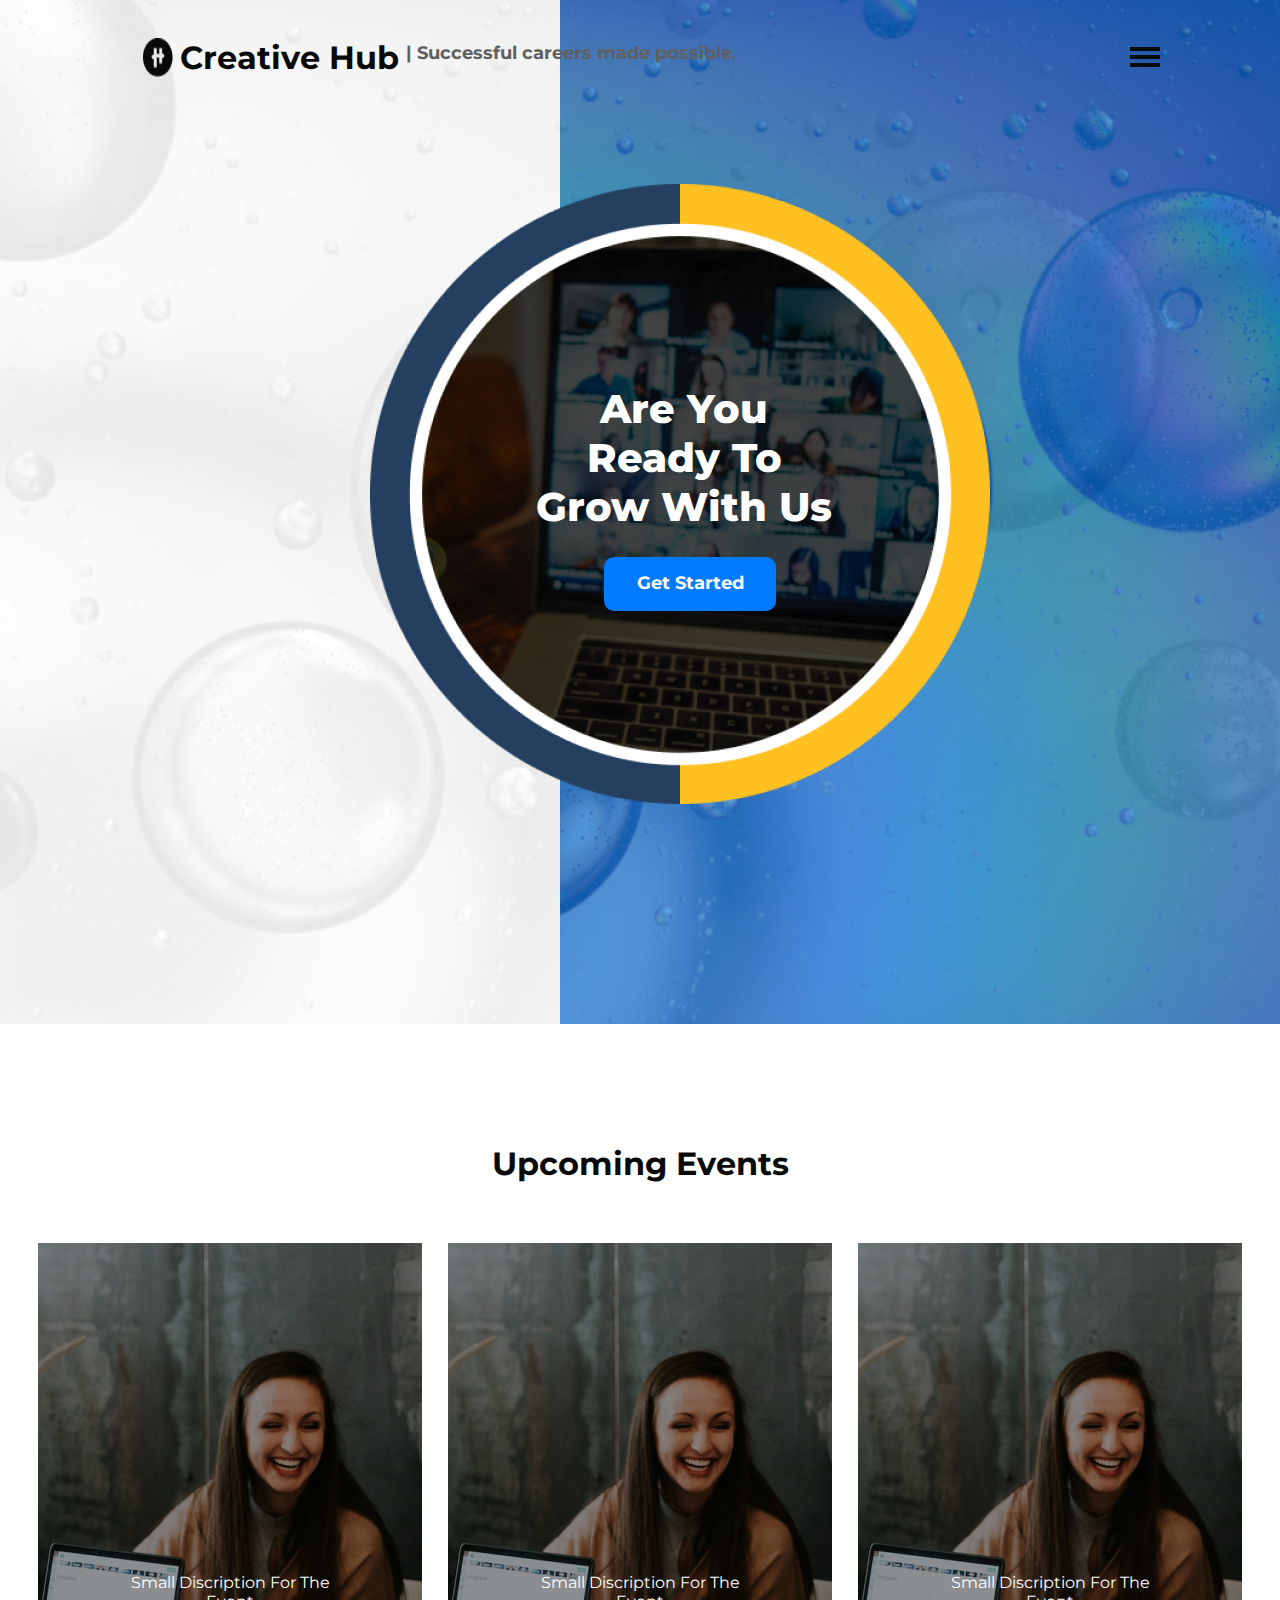
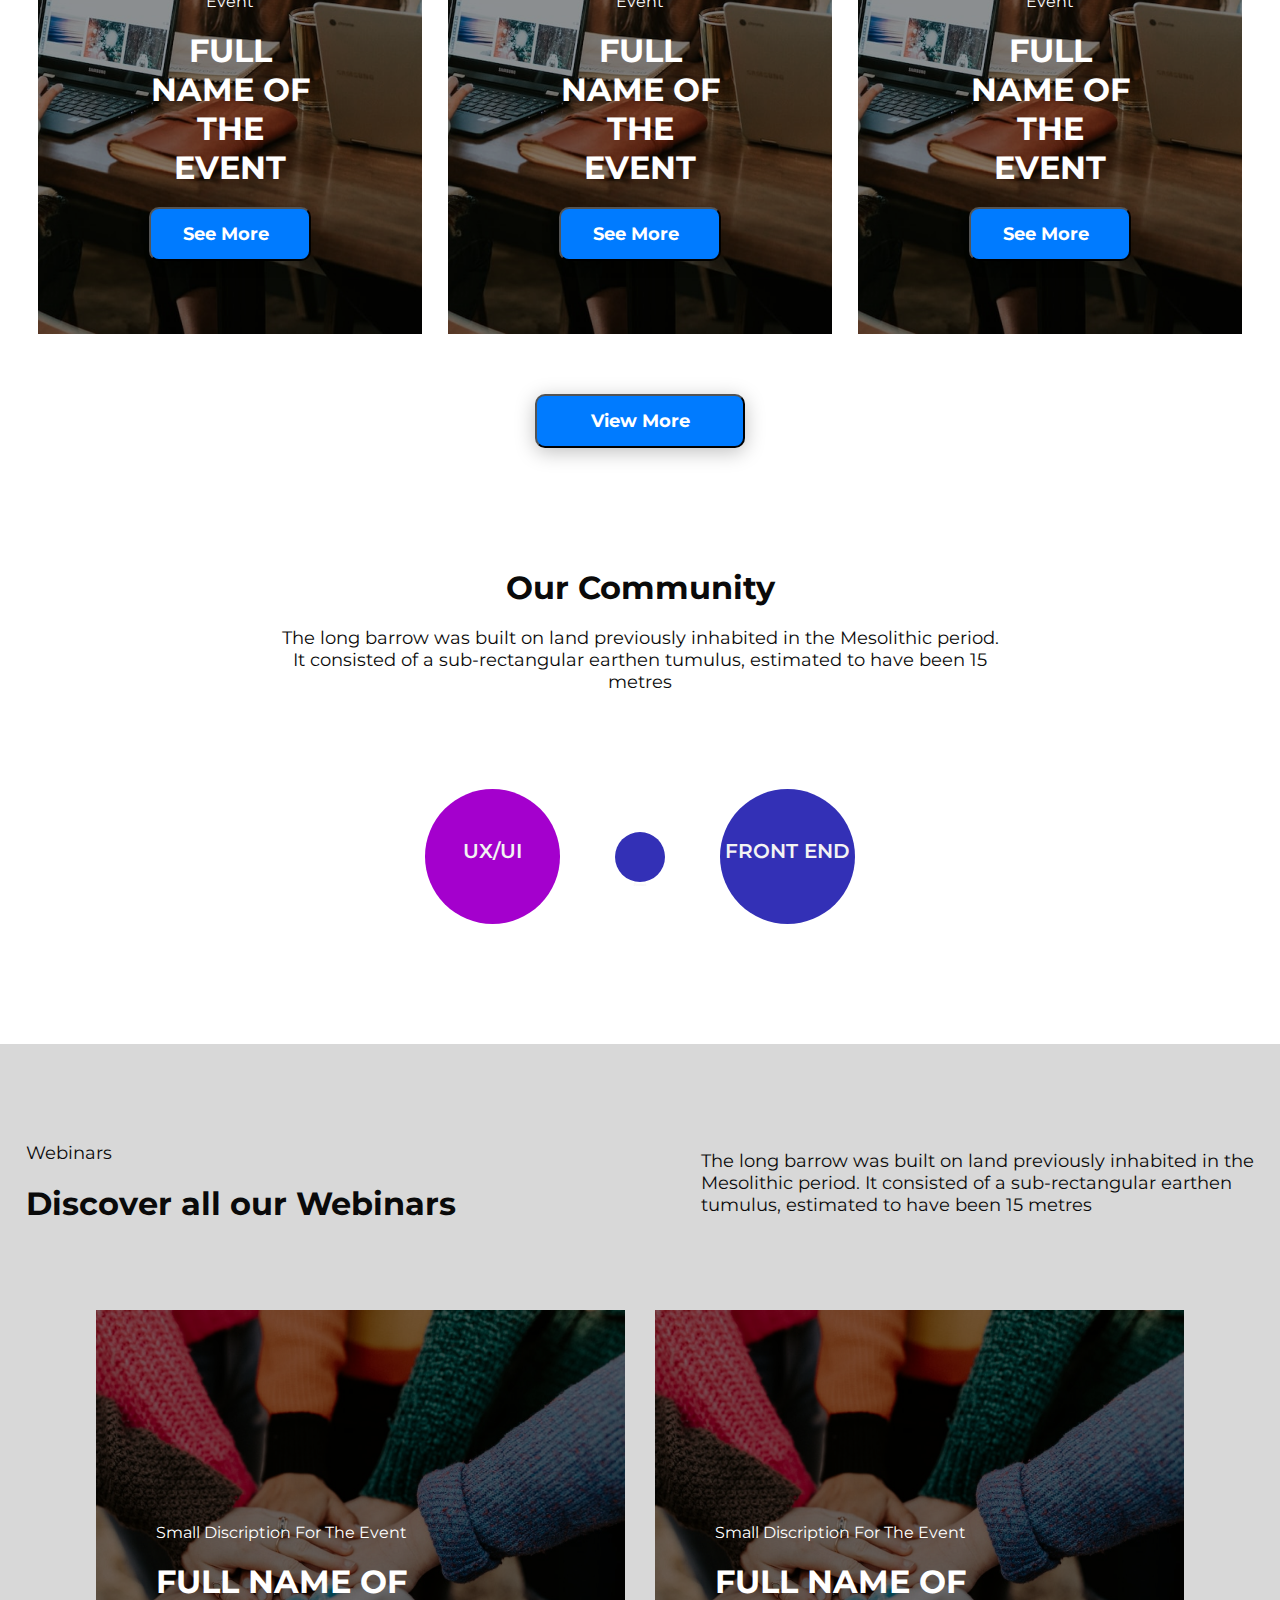
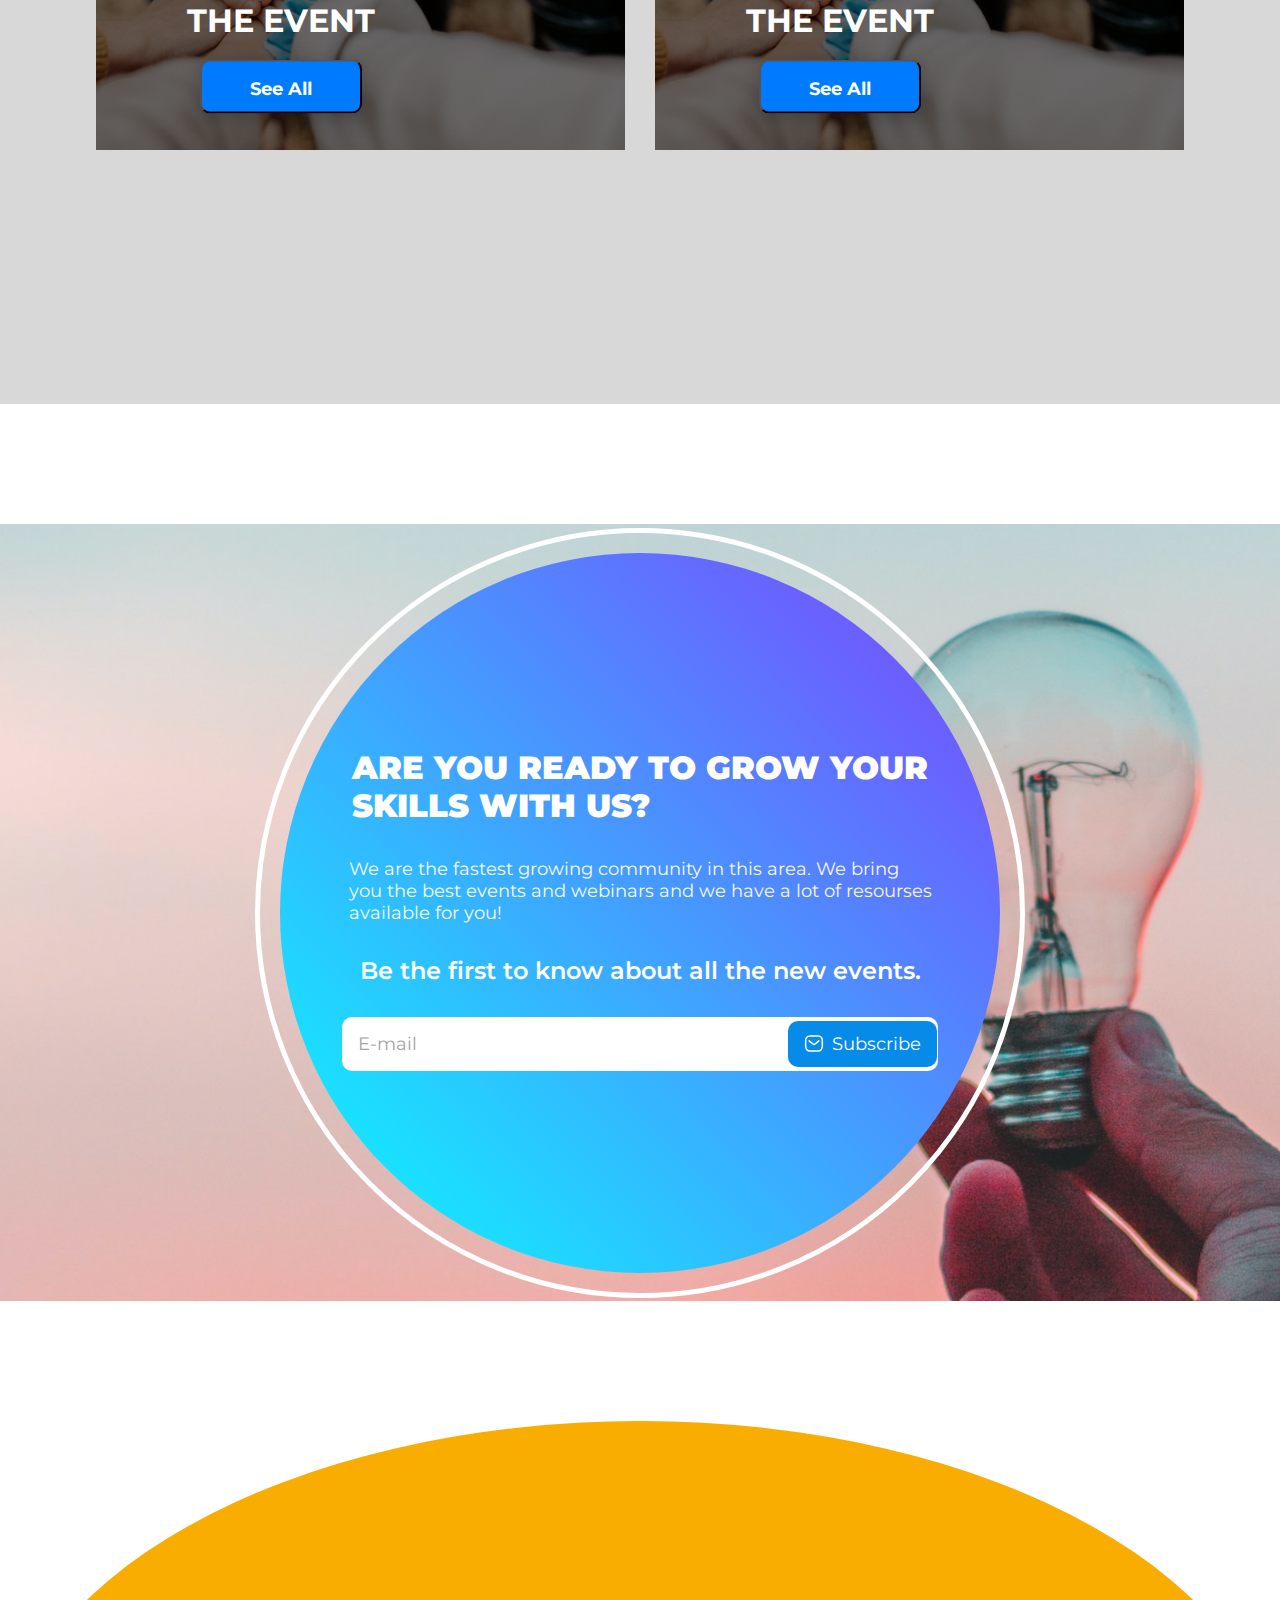
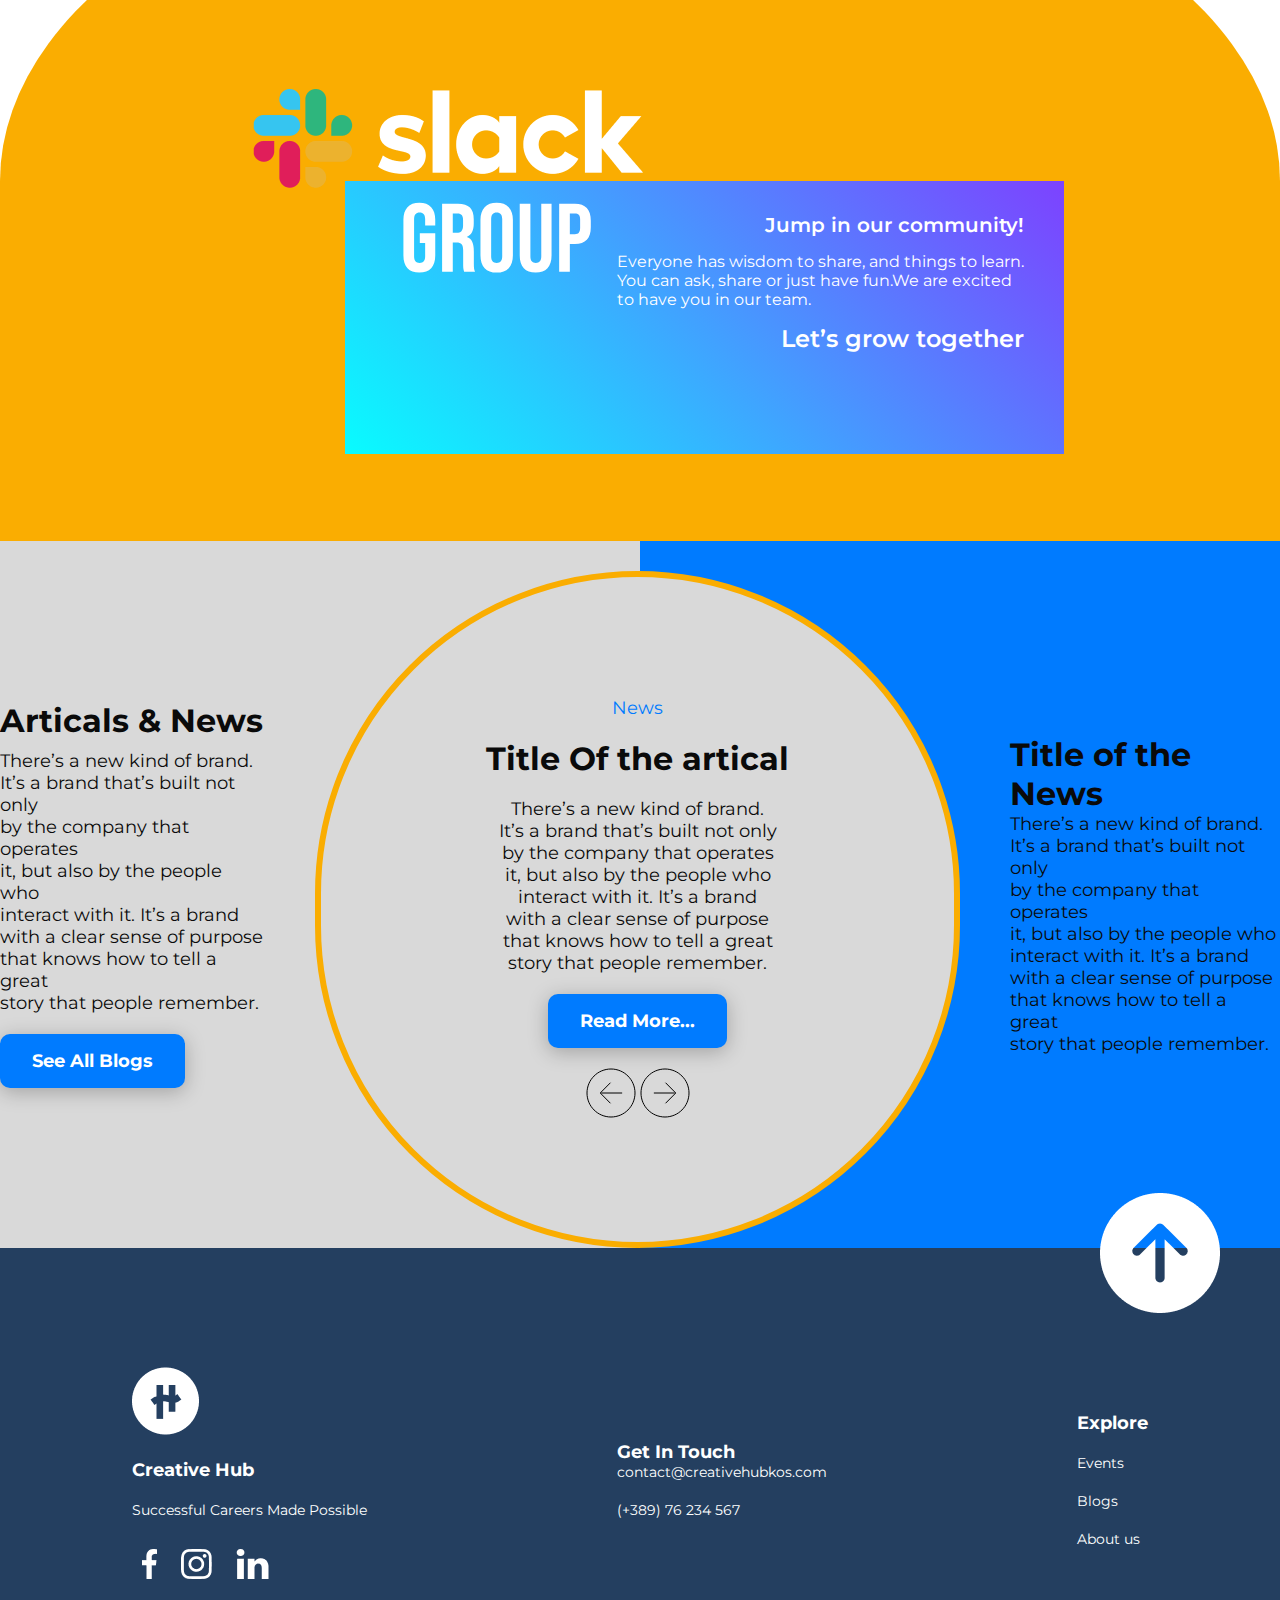
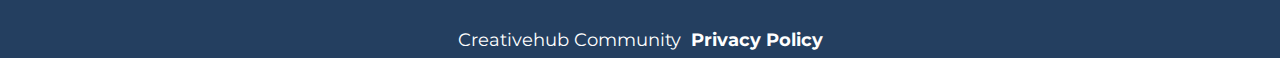
<file: index.html>
<!DOCTYPE html>
<html lang="en">
<head>
    <meta charset="UTF-8">
    <meta http-equiv="X-UA-Compatible" content="IE=edge">
    <meta name="viewport" content="width=device-width, initial-scale=1.0">
    <link rel="stylesheet" href="main.css">
    <link
  rel="stylesheet"
  href="https://cdn.jsdelivr.net/npm/swiper@10/swiper-bundle.min.css"
/>


    

    <style>
        @import url('https://fonts.googleapis.com/css2?family=DM+Sans:wght@500&family=Montserrat:ital,wght@0,500;0,700;1,200&display=swap');
      </style>
    <title>Creative Hub</title>
</head>



<body>
    <section>
        <div class="main-div">
            <div class="header-text">
                <img class="chlogo" src="./images/CHlogo.png">
                <h1 class="header-text-h1">Creative Hub</h1>
                <p class="header-text-p">| Successful careers made possible.</p>
                

            </div>

            <div class="hamburger-menu">
                <div class="burger-menu">
                    <div class="line"></div>
                    <div class="line"></div>
                    <div class="line"></div>
               
                </div>

                <div class="navbar " style="display: none;">
                    <ul class="navbar-menu">
                        <li><a href="#" class="nav-link">Menu</a></li>
                        <li><a href="aboutUs.html"class="nav-link">About</a></li>
                        <li><a href="events.html" class="nav-link">Events</a></li>
                        <li><a href="webinar.html"class="nav-link">Webinars</a></li>
                        <li><a href="blog.html"class="nav-link">Blog</a></li>
                    </ul>
                </div>
                <div class="menu-text" style="display: none;">
                    <h1 class="menu-h1">Get in Touch</h1>
                    <a href="mailto:contact@creativehubkos.com" class="email-link">contact@creativehubkos.com</a> 
                    <a href="tel:+38976123456" class="tel-number">+389 76 123 456</a>
                    <div class="icons">
                        <img src="./images/facebook.png">
                        <img src="./images/insta.png">
                        <a href="#"><img src="./images/linkdin.png"></a>
                    </div>
                </div>

    
            </div>

            
            

            
            





            
            <div class="header-circle-pic">
                <img class="circle-pic" src="./images/CirclePic.png">
                <p class="circle-text">Are You<br> Ready To<br> Grow With Us</p>
                <button class="button-circle" >Get Started</a></button>

                    
                    <div class="hidden-div" >
                        
                            
                            <div class="hidden-buttons">
                                
                                <button class="first-button-event">Design</button>
                           <button class="second-button-event">Development</button>
                           <button class="third-button-event">Both</button>
                            </div>
                            <div class="search-bar">
                                <button class="search-button"><svg width="34" height="34" viewBox="0 0 34 34" fill="none" xmlns="http://www.w3.org/2000/svg">
                                    <path d="M13.8978 25.6219C7.43309 25.6219 2.17365 20.3624 2.17365 13.8977C2.17365 7.43303 7.43309 2.17358 13.8978 2.17358C20.3625 2.17358 25.6219 7.43303 25.6219 13.8977C25.6219 20.3624 20.3625 25.6219 13.8978 25.6219ZM13.8978 4.51841C8.72627 4.51841 4.51847 8.72621 4.51847 13.8977C4.51847 19.0692 8.72627 23.277 13.8978 23.277C19.0693 23.277 23.2771 19.0692 23.2771 13.8977C23.2771 8.72621 19.0705 4.51841 13.8978 4.51841Z" fill="white"/>
                                    <path d="M30.6539 31.8264C30.5 31.8265 30.3475 31.7963 30.2052 31.7373C30.063 31.6784 29.9338 31.5919 29.825 31.4829L20.8045 22.4623C20.6956 22.3535 20.6093 22.2242 20.5504 22.082C20.4915 21.9398 20.4612 21.7874 20.4612 21.6334C20.4612 21.4795 20.4915 21.327 20.5504 21.1848C20.6093 21.0426 20.6956 20.9134 20.8045 20.8045C20.9133 20.6957 21.0426 20.6093 21.1848 20.5504C21.327 20.4915 21.4794 20.4612 21.6334 20.4612C21.7873 20.4612 21.9398 20.4915 22.082 20.5504C22.2242 20.6093 22.3534 20.6957 22.4623 20.8045L31.4828 29.8251C31.6473 29.9888 31.7595 30.1977 31.805 30.4253C31.8505 30.6529 31.8274 30.8889 31.7386 31.1033C31.6498 31.3178 31.4993 31.501 31.3062 31.6297C31.1131 31.7584 30.886 31.8269 30.6539 31.8264Z" fill="white"/>
                                    </svg></button>
                                
                            </div>
                            
                            <div class="events-webinars">
                                <button class="webinar-btn">Live Events</button>
                                <button class="webinar-btn">Webinars</button>

                            </div>
                    </div>
            </div>

            

        </div>

    </section>







 

    <section class="section2">
        <h1 class="cards-h1">Upcoming Events</h1>

        <div class="cardContainer">
            <div id="card-template">

                <div class="card-image">
                    <img src="./images/womanpic.png">
                </div>

                <div class="card-content">
                    <p class="card-p">Small Discription For The Event
                    </p>
                    <h2 class="card-header">FULL NAME OF THE EVENT</h2>
                    <button class="card-btn">See More</button>
                    

                </div>
                
                
            </div>
            <div id="card-template">

                <div class="card-image">
                    <img src="./images/womanpic.png">
                </div>

                <div class="card-content">
                    <p class="card-p">Small Discription For The Event
                    </p>
                    <h2 class="card-header">FULL NAME OF THE EVENT</h2>
                    <button class="card-btn">See More</button>
                    

                </div>
                
                
            </div>
            <div id="card-template">

                <div class="card-image">
                    <img src="./images/womanpic.png">
                </div>

                <div class="card-content">
                    <p class="card-p">Small Discription For The Event
                    </p>
                    <h2 class="card-header">FULL NAME OF THE EVENT</h2>
                    <button class="card-btn">See More</button>
                    

                </div>
                
                
            </div>

        </div>
       


        <div class="cardContainer hiddencardContainer">
           
                <div id="card-template">
    
                    <div class="card-image">
                        <img src="./images/womanpic.png">
                    </div>
    
                    <div class="card-content">
                        <p class="card-p">Small Discription For The Event
                        </p>
                        <h2 class="card-header">FULL NAME OF THE EVENT</h2>
                        <button class="card-btn">See More</button>
                        
    
                    </div>
                    
                    
                    </div>

                    <div id="card-template">
    
                        <div class="card-image">
                            <img src="./images/womanpic.png">
                        </div>
        
                        <div class="card-content">
                            <p class="card-p">Small Discription For The Event
                            </p>
                            <h2 class="card-header">FULL NAME OF THE EVENT</h2>
                            <button class="card-btn">See More</button>
                            
        
                        </div>
                        
                        
                        </div>

                        <div id="card-template">
    
                            <div class="card-image">
                                <img src="./images/womanpic.png">
                            </div>
            
                            <div class="card-content">
                                <p class="card-p">Small Discription For The Event
                                </p>
                                <h2 class="card-header">FULL NAME OF THE EVENT</h2>
                                <button class="card-btn">See More</button>
                                
            
                            </div>
                            
                            
                            </div>

                            
              
        </div>
        
        <div class="viewAllbtn">
            <button class="viewMore-btn">View More</button>
        </div>


        <div class="communityText">
            <h2 class="ComunityH">Our Community</h2>
            <p class="CommunityP">The long barrow was built on land previously inhabited in the Mesolithic period.<br> It consisted of a sub-rectangular earthen tumulus, estimated to have been 15<br> metres
            </p>
        </div>


        <div class="CirclesAnimation">

            <div class="circle1">
                <p class="ux-ui">UX/UI</p>
            </div>

            <div class="circle2">
                <p class="productP">Product</p>
            </div>

           

            <div class="circle3">
                <p class="front-end">FRONT
                    END</p>
            </div>

        </div>
        
    </section>





    <section>
        <div class="main-webinar">
            <div class="webinar-text">
                <div class="webinarPh">
                    <p class="webinarP">
                        Webinars
                    </p>
                    <h3 class="webinar-header">
                        Discover all our Webinars
                    </h3>
                </div>
                
                <p class="webinarP2">The long barrow was built on land previously inhabited in the<br> Mesolithic period. It consisted of a sub-rectangular earthen<br> tumulus, estimated to have been 15 metres
                </p>
            </div>
            <!--swiper-->
            <div class="swiper mySwiper">
                <div class="swiper-wrapper">

                  <div class="swiper-slide"><img src="./images/webinar.png" alt="webinar">
                    <div class="webinar-content">
                        <p class="webinarP3">Small Discription For The Event
                        </p>
                        <h2 class="webinarH">FULL NAME OF THE EVENT</h2>
                        <button class="webinar-btn-2">See All</button>
                    </div>
                </div>


                  <div class="swiper-slide"><img src="./images/webinar.png" alt="webinar">
                    <div class="webinar-content">
                        <p class="webinarP3">Small Discription For The Event
                        </p>
                        <h2 class="webinarH">FULL NAME OF THE EVENT</h2>
                        <button class="webinar-btn-2">See All</button>
                    </div>
                
                </div>


                  <div class="swiper-slide"><img src="./images/webinar.png" alt="webinar">
                    <div class="webinar-content">
                        <p class="webinarP3">Small Discription For The Event
                        </p>
                        <h2 class="webinarH">FULL NAME OF THE EVENT</h2>
                        <button class="webinar-btn-2">See All</button>
                    </div>
                
                </div>


                  <div class="swiper-slide"><img src="./images/webinar.png" alt="webinar">
                    <div class="webinar-content">
                        <p class="webinarP3">Small Discription For The Event
                        </p>
                        <h2 class="webinarH">FULL NAME OF THE EVENT</h2>
                        <button class="webinar-btn-2">See All</button>
                    </div>
                
                </div>


                  <div class="swiper-slide"><img src="./images/webinar.png" alt="webinar">
                    <div class="webinar-content">
                        <p class="webinarP3">Small Discription For The Event
                        </p>
                        <h2 class="webinarH">FULL NAME OF THE EVENT</h2>
                        <button class="webinar-btn-2">See All</button>
                    </div>
                </div>
                </div>
                <div class="swiper-pagination"></div>
              </div>
           
        </div>
        
    </section>

    <div class="gap">
        
    </div>

   

    <section id="insideCircle ">
        <div class="lightbulb-container">
            <img class="lightbulb" src="./images/lightbulb.png">
       
        

        <div class="wrapper">
          
            <div class="circle-1">
                <div class="circle-2">
                    <div class="circle2-text">
                        <h3 class="circle2-header">Are you ready to grow your<br> skills with us?</h3>
                        <p class="circle2-p">We are the fastest growing community in this area. We bring<br> you the best events and webinars and we have a lot of resourses<br> available for you!</p>
                        <h4 class="circle-2-h4">Be the first to know about all the new events.</h4>
                        <div class="searchbar">
                            <p class="email">E-mail</p>
                            <button class="sub"><svg xmlns="http://www.w3.org/2000/svg" width="20" height="21" viewBox="0 0 20 21" fill="none">
                                <path d="M14.9188 7.87598L11.2161 10.8868C10.5165 11.4418 9.5322 11.4418 8.83262 10.8868L5.09863 7.87598" stroke="white" stroke-width="1.5" stroke-linecap="round" stroke-linejoin="round"/>
                                <path fill-rule="evenodd" clip-rule="evenodd" d="M14.0906 18C16.625 18.007 18.3332 15.9246 18.3332 13.3653V7.64168C18.3332 5.08235 16.625 3 14.0906 3H5.90912C3.37466 3 1.6665 5.08235 1.6665 7.64168V13.3653C1.6665 15.9246 3.37466 18.007 5.90912 18H14.0906Z" stroke="white" stroke-width="1.5" stroke-linecap="round" stroke-linejoin="round"/>
                              </svg>Subscribe</button>
                        </div>
                    </div>
                </div>
            </div>
        </div>
        </div>

    </section>



    <section>
        <div class="slackWrapper">
            <div class="half-circle">
                <img src="./images/slackfinal.png">
                
                <svg class="group" style="display: block"  xmlns="http://www.w3.org/2000/svg" width="188" height="71" viewBox="0 0 188 71" fill="none">
                    <path d="M16.3299 70.5995C11.1534 70.5995 7.20631 69.1436 4.48863 66.2318C1.77095 63.2553 0.412109 59.017 0.412109 53.5169V17.7989C0.412109 12.2988 1.77095 8.09287 4.48863 5.18107C7.20631 2.20456 11.1534 0.716309 16.3299 0.716309C21.5065 0.716309 25.4536 2.20456 28.1713 5.18107C30.8889 8.09287 32.2478 12.2988 32.2478 17.7989V23.6225H22.1535V17.1194C22.1535 12.6547 20.3094 10.4223 16.6211 10.4223C12.9328 10.4223 11.0887 12.6547 11.0887 17.1194V54.2934C11.0887 58.6935 12.9328 60.8935 16.6211 60.8935C20.3094 60.8935 22.1535 58.6935 22.1535 54.2934V40.9962H16.8152V31.2902H32.2478V53.5169C32.2478 59.017 30.8889 63.2553 28.1713 66.2318C25.4536 69.1436 21.5065 70.5995 16.3299 70.5995Z" fill="white"/>
                    <path d="M39.1026 1.68691H54.9234C60.4235 1.68691 64.4353 2.98104 66.9588 5.56931C69.4824 8.09286 70.7442 12.0076 70.7442 17.3136V21.4871C70.7442 28.5402 68.4147 33.0049 63.7559 34.8814V35.0755C66.3441 35.852 68.1559 37.4373 69.1912 39.8315C70.2912 42.2256 70.8412 45.4286 70.8412 49.4404V61.3788C70.8412 63.32 70.9059 64.9053 71.0354 66.1347C71.1648 67.2994 71.4883 68.4641 72.006 69.6289H61.1352C60.747 68.5289 60.4882 67.4936 60.3588 66.523C60.2294 65.5524 60.1646 63.8053 60.1646 61.2817V48.858C60.1646 45.7521 59.647 43.5845 58.6117 42.355C57.6411 41.1256 55.9264 40.5109 53.4675 40.5109H49.7792V69.6289H39.1026V1.68691ZM53.6616 30.8049C55.7969 30.8049 57.3823 30.2549 58.4176 29.1549C59.5176 28.0549 60.0676 26.2107 60.0676 23.6225V18.3812C60.0676 15.9224 59.6146 14.1429 58.7087 13.0429C57.8676 11.9429 56.5087 11.3929 54.6322 11.3929H49.7792V30.8049H53.6616Z" fill="white"/>
                    <path d="M93.6814 70.5995C88.4402 70.5995 84.4284 69.1112 81.646 66.1347C78.8636 63.1582 77.4724 58.9523 77.4724 53.5169V17.7989C77.4724 12.3635 78.8636 8.15757 81.646 5.18107C84.4284 2.20456 88.4402 0.716309 93.6814 0.716309C98.9227 0.716309 102.934 2.20456 105.717 5.18107C108.499 8.15757 109.89 12.3635 109.89 17.7989V53.5169C109.89 58.9523 108.499 63.1582 105.717 66.1347C102.934 69.1112 98.9227 70.5995 93.6814 70.5995ZM93.6814 60.8935C97.3697 60.8935 99.2138 58.6611 99.2138 54.1963V17.1194C99.2138 12.6547 97.3697 10.4223 93.6814 10.4223C89.9931 10.4223 88.149 12.6547 88.149 17.1194V54.1963C88.149 58.6611 89.9931 60.8935 93.6814 60.8935Z" fill="white"/>
                    <path d="M132.64 70.5995C127.464 70.5995 123.517 69.1436 120.799 66.2318C118.081 63.2553 116.723 59.017 116.723 53.5169V1.68691H127.399V54.2934C127.399 56.6228 127.852 58.3052 128.758 59.3405C129.729 60.3758 131.087 60.8935 132.834 60.8935C134.582 60.8935 135.908 60.3758 136.814 59.3405C137.785 58.3052 138.27 56.6228 138.27 54.2934V1.68691H148.558V53.5169C148.558 59.017 147.199 63.2553 144.482 66.2318C141.764 69.1436 137.817 70.5995 132.64 70.5995Z" fill="white"/>
                    <path d="M156.162 1.68691H171.886C177.192 1.68691 181.171 3.11045 183.824 5.95755C186.477 8.80464 187.804 12.9782 187.804 18.4783V25.1754C187.804 30.6755 186.477 34.8491 183.824 37.6962C181.171 40.5432 177.192 41.9668 171.886 41.9668H166.839V69.6289H156.162V1.68691ZM171.886 32.2608C173.633 32.2608 174.927 31.7755 175.768 30.8049C176.674 29.8343 177.127 28.1843 177.127 25.8548V17.7989C177.127 15.4694 176.674 13.8194 175.768 12.8488C174.927 11.8782 173.633 11.3929 171.886 11.3929H166.839V32.2608H171.886Z" fill="white"/>
                  </svg>
                  
            </div>
            <div class="blutext-wrapper">
                <div class="blutext">
                <p class="bluep1">Jump in our community!</p>
                <p class="bluep2">Everyone has wisdom to share, and things to learn.<br>
                    You can ask, share or just have fun.We are excited <br>
                    to have you in our team.</p>
                    <p class="bluep3">Let’s grow together</p>
              </div>
            </div>
            
           
        </div>

        
      
            
      
    </section>

    <section id="articleSection">

        <div class="article-wrapper">
            <div class="article1">
                <h2 class="article-header">Articals & News</h2>
                <p class="articleP">There’s a new kind of brand.<br> It’s a brand that’s built not only<br> by the company that operates<br> it, but also by the people who <br>interact with it. It’s a brand<br> with a clear sense of purpose<br> that knows how to tell a great<br> story that people remember.
                </p>
                <button class="article1-btn">See All Blogs</button>

            </div>
            <div class="mid-circle">
                <p class="news-article">News</p>
                <h2 class="article-mid-circle">
                    Title Of the artical
                </h2>
                <p class="articleP">There’s a new kind of brand.<br> It’s a brand that’s built not only<br> by the company that operates<br> it, but also by the people who <br>interact with it. It’s a brand<br> with a clear sense of purpose<br> that knows how to tell a great<br> story that people remember.
                </p>
                <button class="article-btn">Read More...</button>
                <div class="doublesvg">
                    <svg xmlns="http://www.w3.org/2000/svg" width="50" height="50" viewBox="0 0 50 50" fill="none">
                        <path d="M24.1725 35L14.25 25L24.1725 15M15.6287 25H35.75" stroke="black" stroke-linecap="round" stroke-linejoin="round"/>
                        <path d="M49 25C49 11.75 38.25 1 25 1C11.75 1 1 11.75 1 25C1 38.25 11.75 49 25 49C38.25 49 49 38.25 49 25Z" stroke="black" stroke-miterlimit="10"/>
                      </svg>
                      <svg xmlns="http://www.w3.org/2000/svg" width="50" height="50" viewBox="0 0 50 50" fill="none">
                        <path d="M25.8275 15L35.75 25L25.8275 35M34.3713 25L14.25 25" stroke="black" stroke-linecap="round" stroke-linejoin="round"/>
                        <path d="M1 25C1 38.25 11.75 49 25 49C38.25 49 49 38.25 49 25C49 11.75 38.25 0.999999 25 0.999998C11.75 0.999997 1 11.75 1 25Z" stroke="black" stroke-miterlimit="10"/>
                      </svg>
                </div>
                
            </div>


            <div class="article-3">
                <h2 class="titlenews">Title of the News</h2>
                <p class="articleP">There’s a new kind of brand.<br> It’s a brand that’s built not only<br> by the company that operates<br> it, but also by the people who <br>interact with it. It’s a brand<br> with a clear sense of purpose<br> that knows how to tell a great<br> story that people remember.
                </p>
            </div>
        </div>
        
    </section>






    <section id="footer">
        <div class="main-footer">
            <div class="footer-content">
                <img src="images/On dark.png">
                <p class="footerH">Creative Hub</p>
                <p class="footerp1">Successful Careers Made Possible</p>
                <div class="logosFooter">
                    <img class="footerlogo" src="./images/facebook.png">
                    <img  class=footerlogo src="./images/insta.png">
                    <img class="footerlogo" src="./images/linkdin.png">

                </div>
            </div>
            <div class="footer-content-2">
                <p class="footerp2">Get In Touch</p>
                <a class="emailfooter" href="mailto:contact@creativehubkos.com" >contact@creativehubkos.com</a>
                <p class="telnumber">(+389) 76 234 567</p>
            </div>

            <div class="footer-content-3">
                <h2 class="footerh3">Explore</h2>
                <p class="footerp3">Events</p>
                <p class="footerp3">Blogs</p>
                <p class="footerp3">About us</p>
                


            </div>
            <div class="footerpolicy">
                <p class="footer-com">
                    Creativehub Community
                </p>
                <p class="footer-policy">Privacy Policy</p>
            </div>
            
        </div>
        <img class="scroll-arrow" src="./images/Scrol web.png">

     

       
    </section>
    
    



    <script src="https://cdn.jsdelivr.net/npm/swiper@10/swiper-bundle.min.js">

    </script>

    <script  src="script.js">


    </script>

    



  
</body>

</html>
</file>
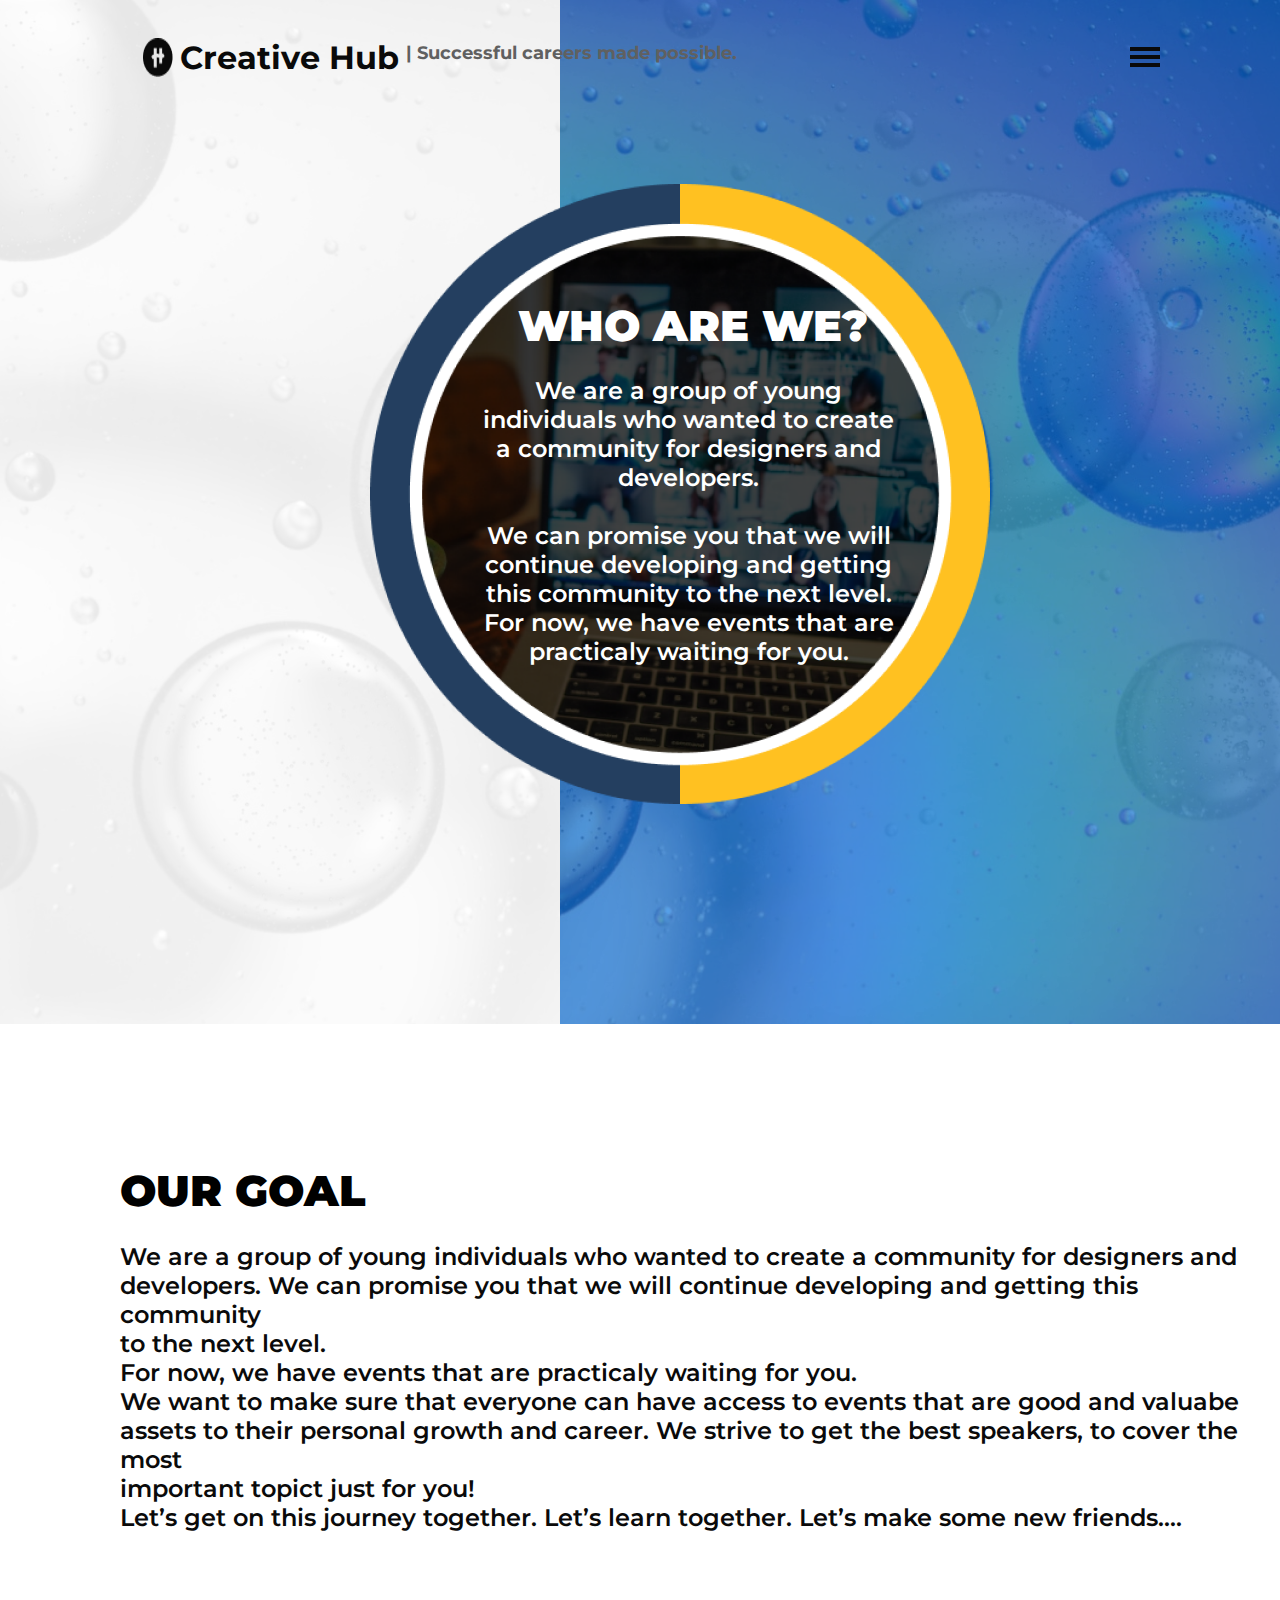
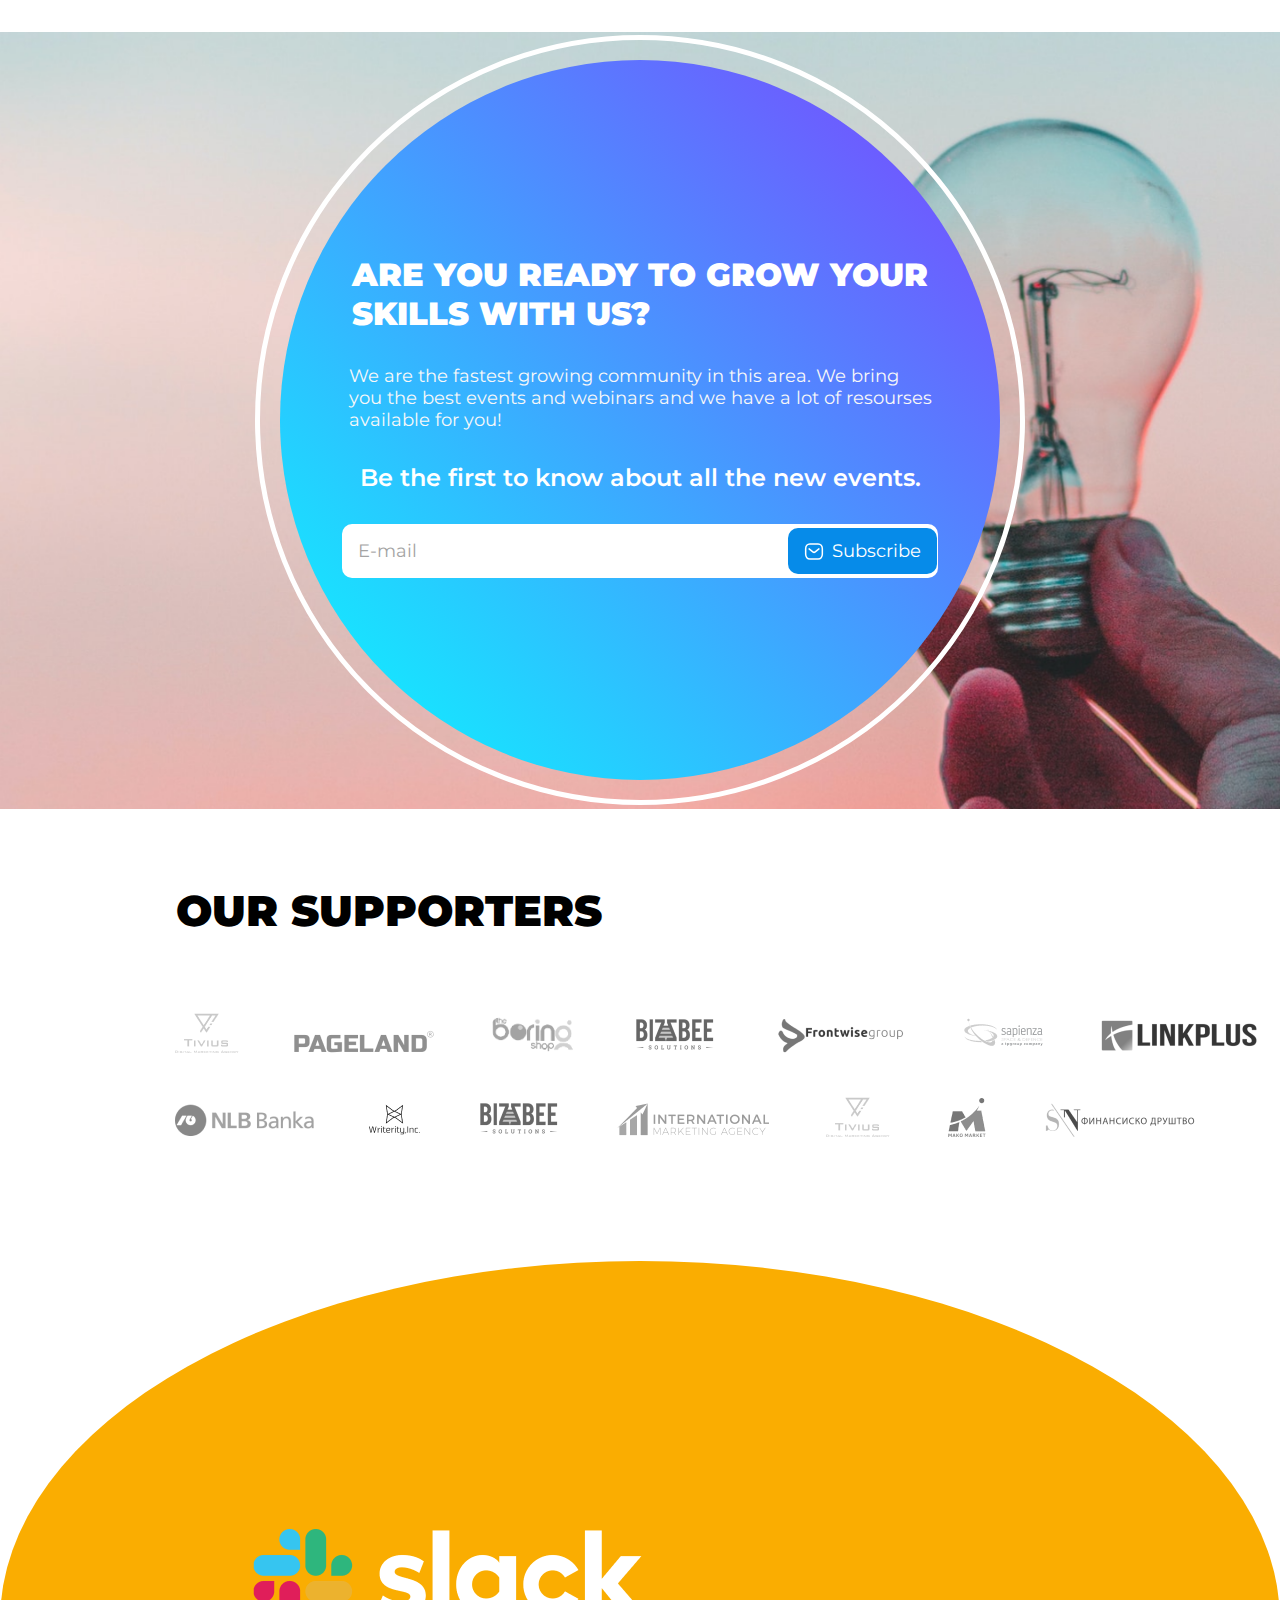
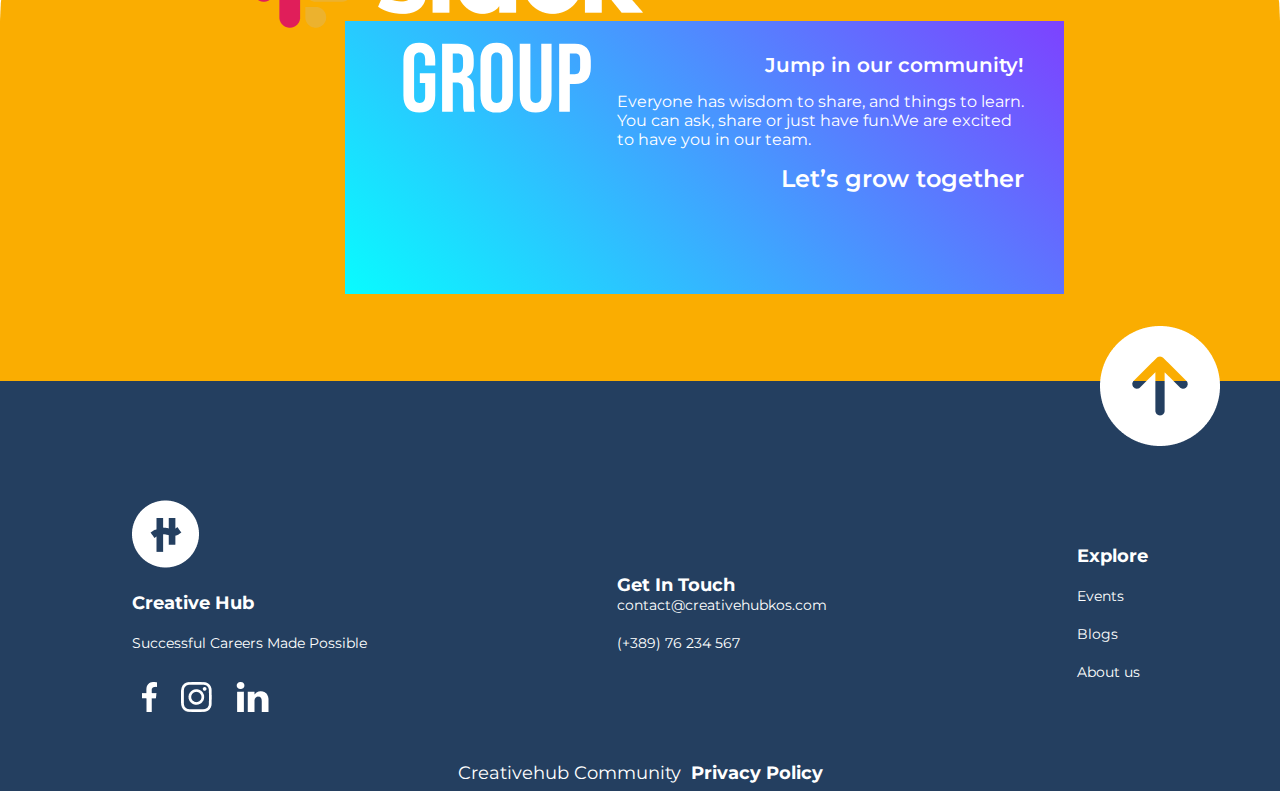
<file: aboutUs.html>
<!DOCTYPE html>
<html lang="en">
<head>
    <meta charset="UTF-8">
    <meta http-equiv="X-UA-Compatible" content="IE=edge">
    <meta name="viewport" content="width=device-width, initial-scale=1.0">
    <link rel="stylesheet" href="main.css">
    <link
  rel="stylesheet"
  href="https://cdn.jsdelivr.net/npm/swiper@10/swiper-bundle.min.css"
/>


    

    <style>
        @import url('https://fonts.googleapis.com/css2?family=DM+Sans:wght@500&family=Montserrat:ital,wght@0,500;0,700;1,200&display=swap');
      </style>
    <title>Creative Hub</title>
</head>



<body>
    <section>
        <div class="main-div">
            <div class="header-text">
                <img class="chlogo" src="./images/CHlogo.png">
                <h1 class="header-text-h1">Creative Hub</h1>
                <p class="header-text-p">| Successful careers made possible.</p>
                

            </div>

            <div class="hamburger-menu">
                <div class="burger-menu">
                    <div class="line"></div>
                    <div class="line"></div>
                    <div class="line"></div>
               
                </div>

                <div class="navbar " style="display: none;">
                    <ul class="navbar-menu">
                        <li><a href="#" class="nav-link">Menu</a></li>
                        <li><a href="aboutUs.html"class="nav-link">About</a></li>
                        <li><a href="#"class="nav-link">Events</a></li>
                        <li><a href="webinar.html"class="nav-link">Webinars</a></li>
                        <li><a href="#"class="nav-link">Blog</a></li>
                    </ul>
                </div>
                <div class="menu-text" style="display: none;">
                    <h1 class="menu-h1">Get in Touch</h1>
                    <a href="mailto:contact@creativehubkos.com" class="email-link">contact@creativehubkos.com</a> 
                    <a href="tel:+38976123456" class="tel-number">+389 76 123 456</a>
                    <div class="icons">
                        <img src="./images/facebook.png">
                        <img src="./images/insta.png">
                        <a href="#"><img src="./images/linkdin.png"></a>
                    </div>
                </div>

    
            </div>

            
            

            
            





            
            <div class="header-circle-pic">
                <img class="circle-pic" src="./images/CirclePic.png">
                <h1 class="aboutUS-H">WHO ARE WE?</h1>
                <p class="aboutUS-P">We are a group of young<br> individuals who wanted to create<br> a community for designers and<br> developers.</p>
                <p class="aboutUS-P2">We can promise you that we will<br> continue developing and getting<br> this community to the next level.<br>
                    For now, we have events that are<br> practicaly waiting for you.</p>
               </p>

                    

                    
                   
                        
                            
                          
                    </div>
            </div>

            

        </div>

    </section>

    <section>
        <div class="main-goal-wrapper">
            <div class="text-goal">
                <h1 class="goal-h1">
                    OUR GOAL
                </h1>
                <p class="paragraph-goal">
                    We are a group of young individuals who wanted to create a community for designers and<br> developers. We can promise you that we will continue developing and getting this community<br> to the next level.<br>
For now, we have events that are practicaly waiting for you.<br>
We want to make sure that everyone can have access to events that are good and valuabe<br> assets to their personal growth and career. We strive to get the best speakers, to cover the most<br> important topict just for you!<br>
Let’s get on this journey together. Let’s learn together. Let’s make some new friends....
                </p>
            </div>
        </div>
    </section>


    <section id="insideCircle  ">
        <div class="lightbulb-container">
            <img class="lightbulb" src="./images/lightbulb.png">
       
        

        <div class="wrapper">
          
            <div class="circle-1">
                <div class="circle-2">
                    <div class="circle2-text">
                        <h3 class="circle2-header">Are you ready to grow your<br> skills with us?</h3>
                        <p class="circle2-p">We are the fastest growing community in this area. We bring<br> you the best events and webinars and we have a lot of resourses<br> available for you!</p>
                        <h4 class="circle-2-h4">Be the first to know about all the new events.</h4>
                        <div class="searchbar">
                            <p class="email">E-mail</p>
                            <button class="sub"><svg xmlns="http://www.w3.org/2000/svg" width="20" height="21" viewBox="0 0 20 21" fill="none">
                                <path d="M14.9188 7.87598L11.2161 10.8868C10.5165 11.4418 9.5322 11.4418 8.83262 10.8868L5.09863 7.87598" stroke="white" stroke-width="1.5" stroke-linecap="round" stroke-linejoin="round"/>
                                <path fill-rule="evenodd" clip-rule="evenodd" d="M14.0906 18C16.625 18.007 18.3332 15.9246 18.3332 13.3653V7.64168C18.3332 5.08235 16.625 3 14.0906 3H5.90912C3.37466 3 1.6665 5.08235 1.6665 7.64168V13.3653C1.6665 15.9246 3.37466 18.007 5.90912 18H14.0906Z" stroke="white" stroke-width="1.5" stroke-linecap="round" stroke-linejoin="round"/>
                              </svg>Subscribe</button>
                        </div>
                    </div>
                </div>
            </div>
        </div>
        </div>

    </section>

    <section>
        <h1 class="supporters">Our Supporters</h1>
        <div class="supportlogos">
            
            <div class="first-row-support">
                <img class="logoSup" src="./images/movinglogo.png">
                <img class="logoSup" src="./images/movinglogo2.png">
                <img class="logoSup" src="./images/movinglogo3.png">
                <img class="logoSup" src="./images/movinglogo4.png">
                <img class="logoSup" src="./images/movinglogo6.png">
                <img class="logoSup" src="./images/logo-sapienza-tpg_febf5a2f.jpg 1.png">
                <img class="logoSup" src="./images/linkplus_logo.png">
           </div>
          <div class="second-row">
                <img class="logoSup" src="./images/NLB banka 2.png">
                <img class="logoSup" src="./images/unnamed (1).png">
                <img class="logoSup" src="./images/bizzbee_logo-1 2.png">
                <img class="logoSup" src="./images/international-marketing-agency-nj 1.png">
                <img class="logoSup" src="./images/tivius.png">
                <img class="logoSup" src="./images/mako market 2.png">
                <img class="logoSup" src="./images/sn-webLogo 2.png">
            </div>
       


        </div>
        <div class="slackWrapper">
           
            <div class="half-circle">
                <img src="./images/slackfinal.png">
                
                <svg class="group" style="display: block"  xmlns="http://www.w3.org/2000/svg" width="188" height="71" viewBox="0 0 188 71" fill="none">
                    <path d="M16.3299 70.5995C11.1534 70.5995 7.20631 69.1436 4.48863 66.2318C1.77095 63.2553 0.412109 59.017 0.412109 53.5169V17.7989C0.412109 12.2988 1.77095 8.09287 4.48863 5.18107C7.20631 2.20456 11.1534 0.716309 16.3299 0.716309C21.5065 0.716309 25.4536 2.20456 28.1713 5.18107C30.8889 8.09287 32.2478 12.2988 32.2478 17.7989V23.6225H22.1535V17.1194C22.1535 12.6547 20.3094 10.4223 16.6211 10.4223C12.9328 10.4223 11.0887 12.6547 11.0887 17.1194V54.2934C11.0887 58.6935 12.9328 60.8935 16.6211 60.8935C20.3094 60.8935 22.1535 58.6935 22.1535 54.2934V40.9962H16.8152V31.2902H32.2478V53.5169C32.2478 59.017 30.8889 63.2553 28.1713 66.2318C25.4536 69.1436 21.5065 70.5995 16.3299 70.5995Z" fill="white"/>
                    <path d="M39.1026 1.68691H54.9234C60.4235 1.68691 64.4353 2.98104 66.9588 5.56931C69.4824 8.09286 70.7442 12.0076 70.7442 17.3136V21.4871C70.7442 28.5402 68.4147 33.0049 63.7559 34.8814V35.0755C66.3441 35.852 68.1559 37.4373 69.1912 39.8315C70.2912 42.2256 70.8412 45.4286 70.8412 49.4404V61.3788C70.8412 63.32 70.9059 64.9053 71.0354 66.1347C71.1648 67.2994 71.4883 68.4641 72.006 69.6289H61.1352C60.747 68.5289 60.4882 67.4936 60.3588 66.523C60.2294 65.5524 60.1646 63.8053 60.1646 61.2817V48.858C60.1646 45.7521 59.647 43.5845 58.6117 42.355C57.6411 41.1256 55.9264 40.5109 53.4675 40.5109H49.7792V69.6289H39.1026V1.68691ZM53.6616 30.8049C55.7969 30.8049 57.3823 30.2549 58.4176 29.1549C59.5176 28.0549 60.0676 26.2107 60.0676 23.6225V18.3812C60.0676 15.9224 59.6146 14.1429 58.7087 13.0429C57.8676 11.9429 56.5087 11.3929 54.6322 11.3929H49.7792V30.8049H53.6616Z" fill="white"/>
                    <path d="M93.6814 70.5995C88.4402 70.5995 84.4284 69.1112 81.646 66.1347C78.8636 63.1582 77.4724 58.9523 77.4724 53.5169V17.7989C77.4724 12.3635 78.8636 8.15757 81.646 5.18107C84.4284 2.20456 88.4402 0.716309 93.6814 0.716309C98.9227 0.716309 102.934 2.20456 105.717 5.18107C108.499 8.15757 109.89 12.3635 109.89 17.7989V53.5169C109.89 58.9523 108.499 63.1582 105.717 66.1347C102.934 69.1112 98.9227 70.5995 93.6814 70.5995ZM93.6814 60.8935C97.3697 60.8935 99.2138 58.6611 99.2138 54.1963V17.1194C99.2138 12.6547 97.3697 10.4223 93.6814 10.4223C89.9931 10.4223 88.149 12.6547 88.149 17.1194V54.1963C88.149 58.6611 89.9931 60.8935 93.6814 60.8935Z" fill="white"/>
                    <path d="M132.64 70.5995C127.464 70.5995 123.517 69.1436 120.799 66.2318C118.081 63.2553 116.723 59.017 116.723 53.5169V1.68691H127.399V54.2934C127.399 56.6228 127.852 58.3052 128.758 59.3405C129.729 60.3758 131.087 60.8935 132.834 60.8935C134.582 60.8935 135.908 60.3758 136.814 59.3405C137.785 58.3052 138.27 56.6228 138.27 54.2934V1.68691H148.558V53.5169C148.558 59.017 147.199 63.2553 144.482 66.2318C141.764 69.1436 137.817 70.5995 132.64 70.5995Z" fill="white"/>
                    <path d="M156.162 1.68691H171.886C177.192 1.68691 181.171 3.11045 183.824 5.95755C186.477 8.80464 187.804 12.9782 187.804 18.4783V25.1754C187.804 30.6755 186.477 34.8491 183.824 37.6962C181.171 40.5432 177.192 41.9668 171.886 41.9668H166.839V69.6289H156.162V1.68691ZM171.886 32.2608C173.633 32.2608 174.927 31.7755 175.768 30.8049C176.674 29.8343 177.127 28.1843 177.127 25.8548V17.7989C177.127 15.4694 176.674 13.8194 175.768 12.8488C174.927 11.8782 173.633 11.3929 171.886 11.3929H166.839V32.2608H171.886Z" fill="white"/>
                  </svg>
                  
            </div>
            <div class="blutext-wrapper">
                <div class="blutext">
                <p class="bluep1">Jump in our community!</p>
                <p class="bluep2">Everyone has wisdom to share, and things to learn.<br>
                    You can ask, share or just have fun.We are excited <br>
                    to have you in our team.</p>
                    <p class="bluep3">Let’s grow together</p>
              </div>
            </div>
            
           
        </div>

        
      
            
      
    </section>
    <section id="footer">
        <div class="main-footer">
            <div class="footer-content">
                <img src="images/On dark.png">
                <p class="footerH">Creative Hub</p>
                <p class="footerp1">Successful Careers Made Possible</p>
                <div class="logosFooter">
                    <img class="footerlogo" src="./images/facebook.png">
                    <img  class=footerlogo src="./images/insta.png">
                    <img class="footerlogo" src="./images/linkdin.png">

                </div>
            </div>
            <div class="footer-content-2">
                <p class="footerp2">Get In Touch</p>
                <a class="emailfooter" href="mailto:contact@creativehubkos.com" >contact@creativehubkos.com</a>
                <p class="telnumber">(+389) 76 234 567</p>
            </div>

            <div class="footer-content-3">
                <h2 class="footerh3">Explore</h2>
                <p class="footerp3">Events</p>
                <p class="footerp3">Blogs</p>
                <p class="footerp3">About us</p>
                


            </div>
            <div class="footerpolicy">
                <p class="footer-com">
                    Creativehub Community
                </p>
                <p class="footer-policy">Privacy Policy</p>
            </div>
            
        </div>
        <img class="scroll-arrow" src="./images/Scrol web.png">

     

       
    </section>





    <script src="https://cdn.jsdelivr.net/npm/swiper@10/swiper-bundle.min.js">

    </script>

   
    <script  src="script.js">


    </script>

</body>
</html>
</file>
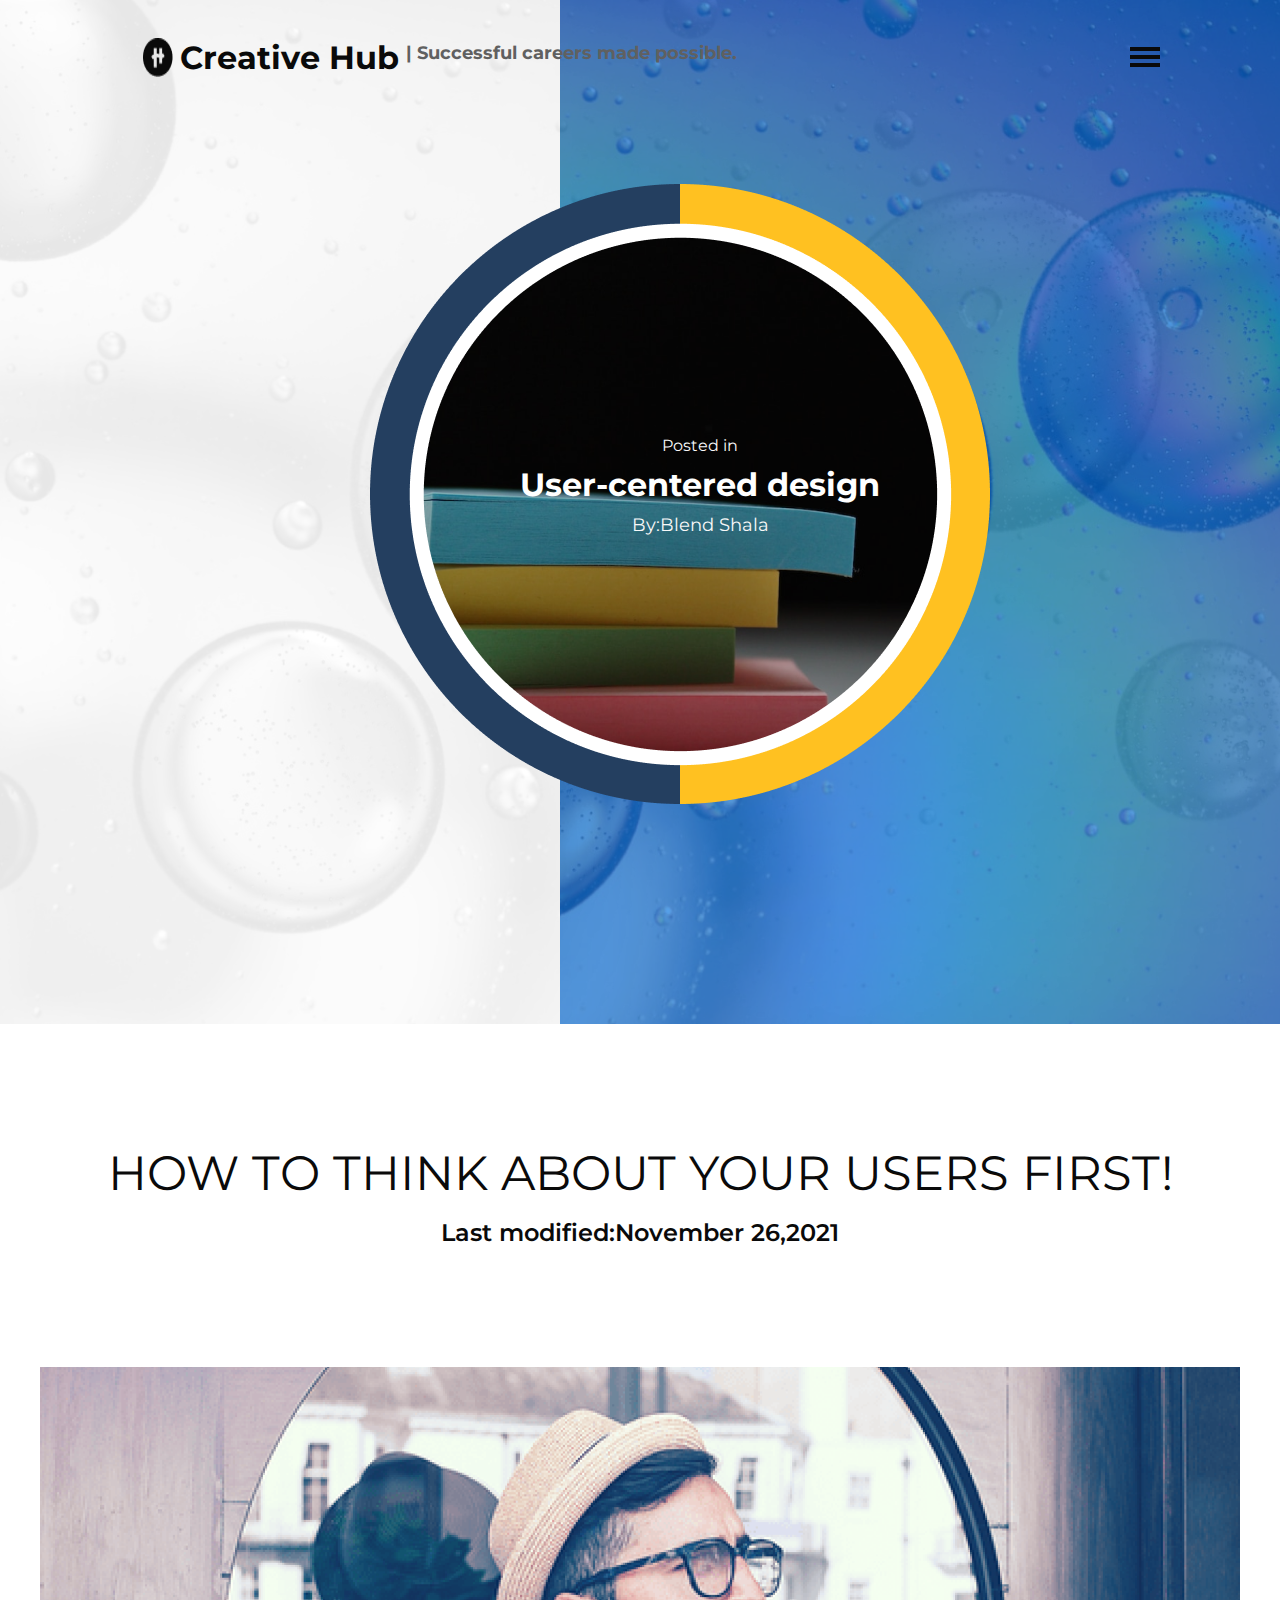
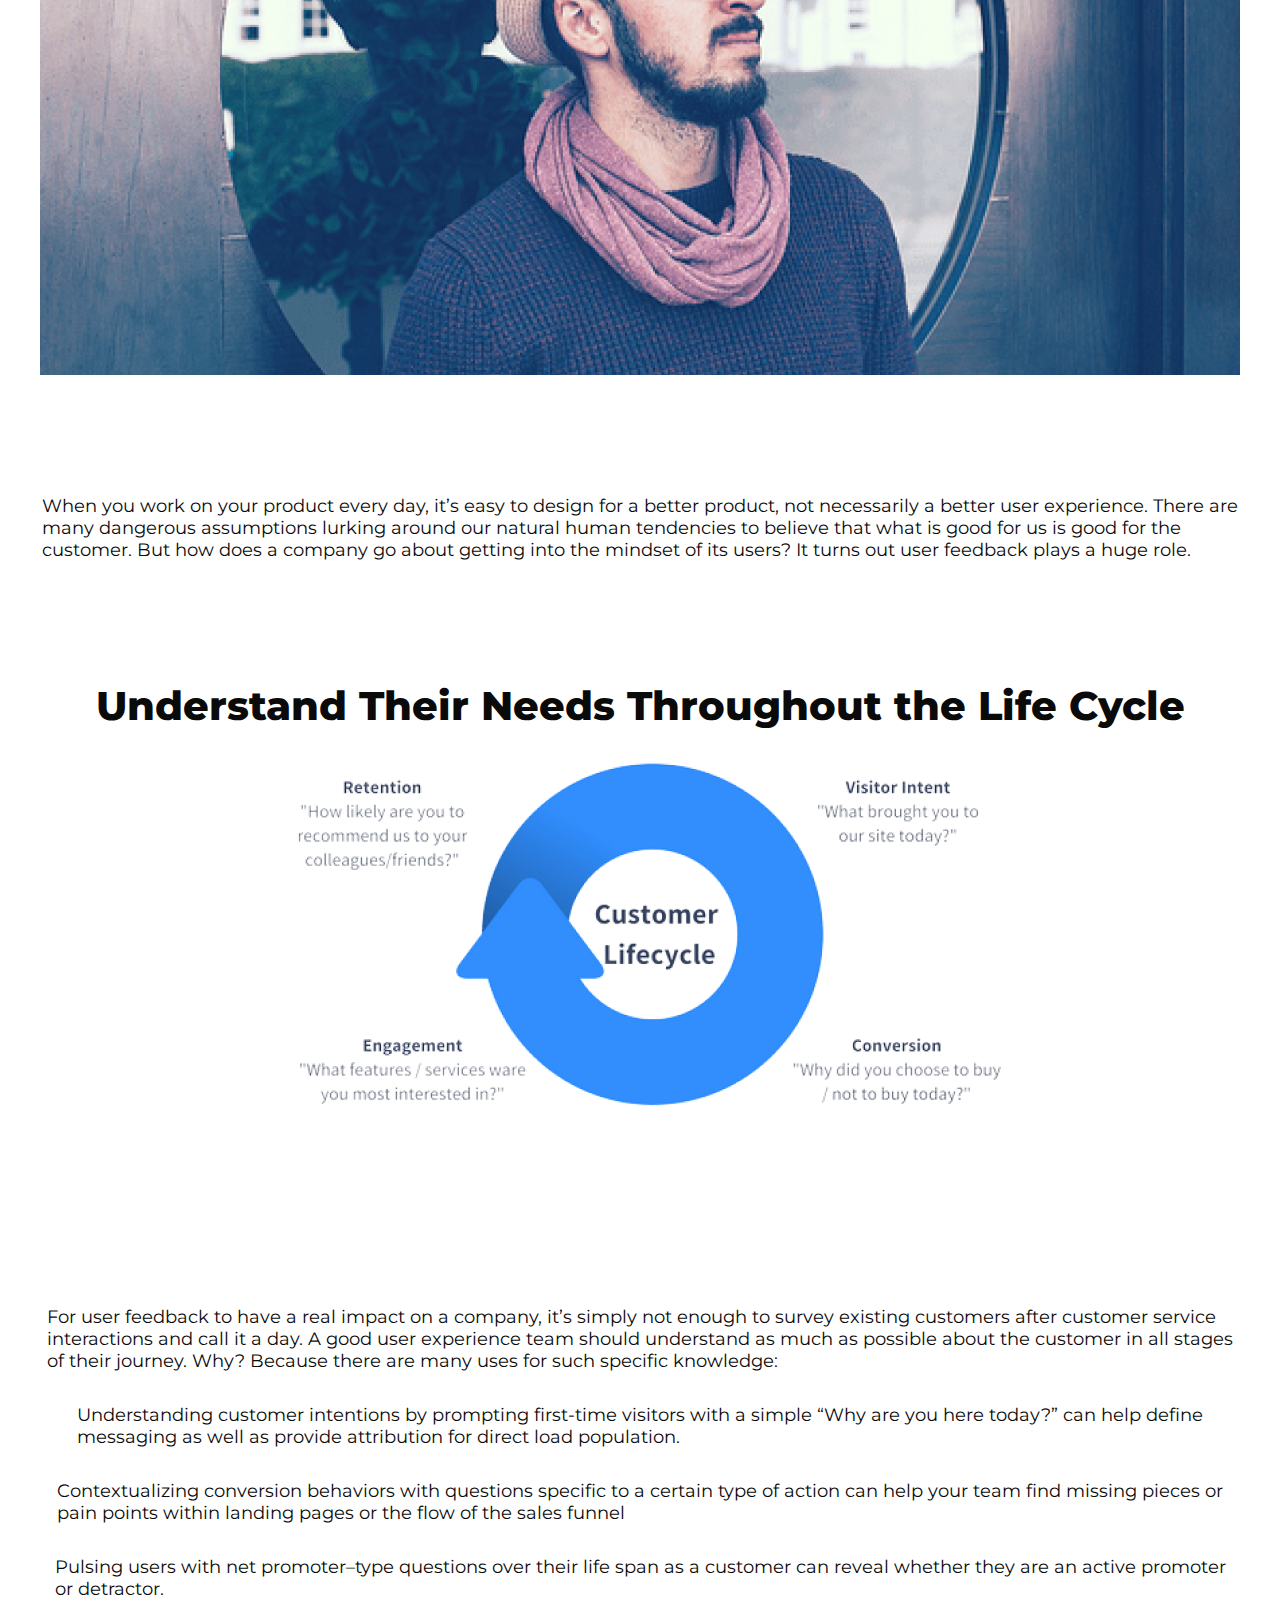
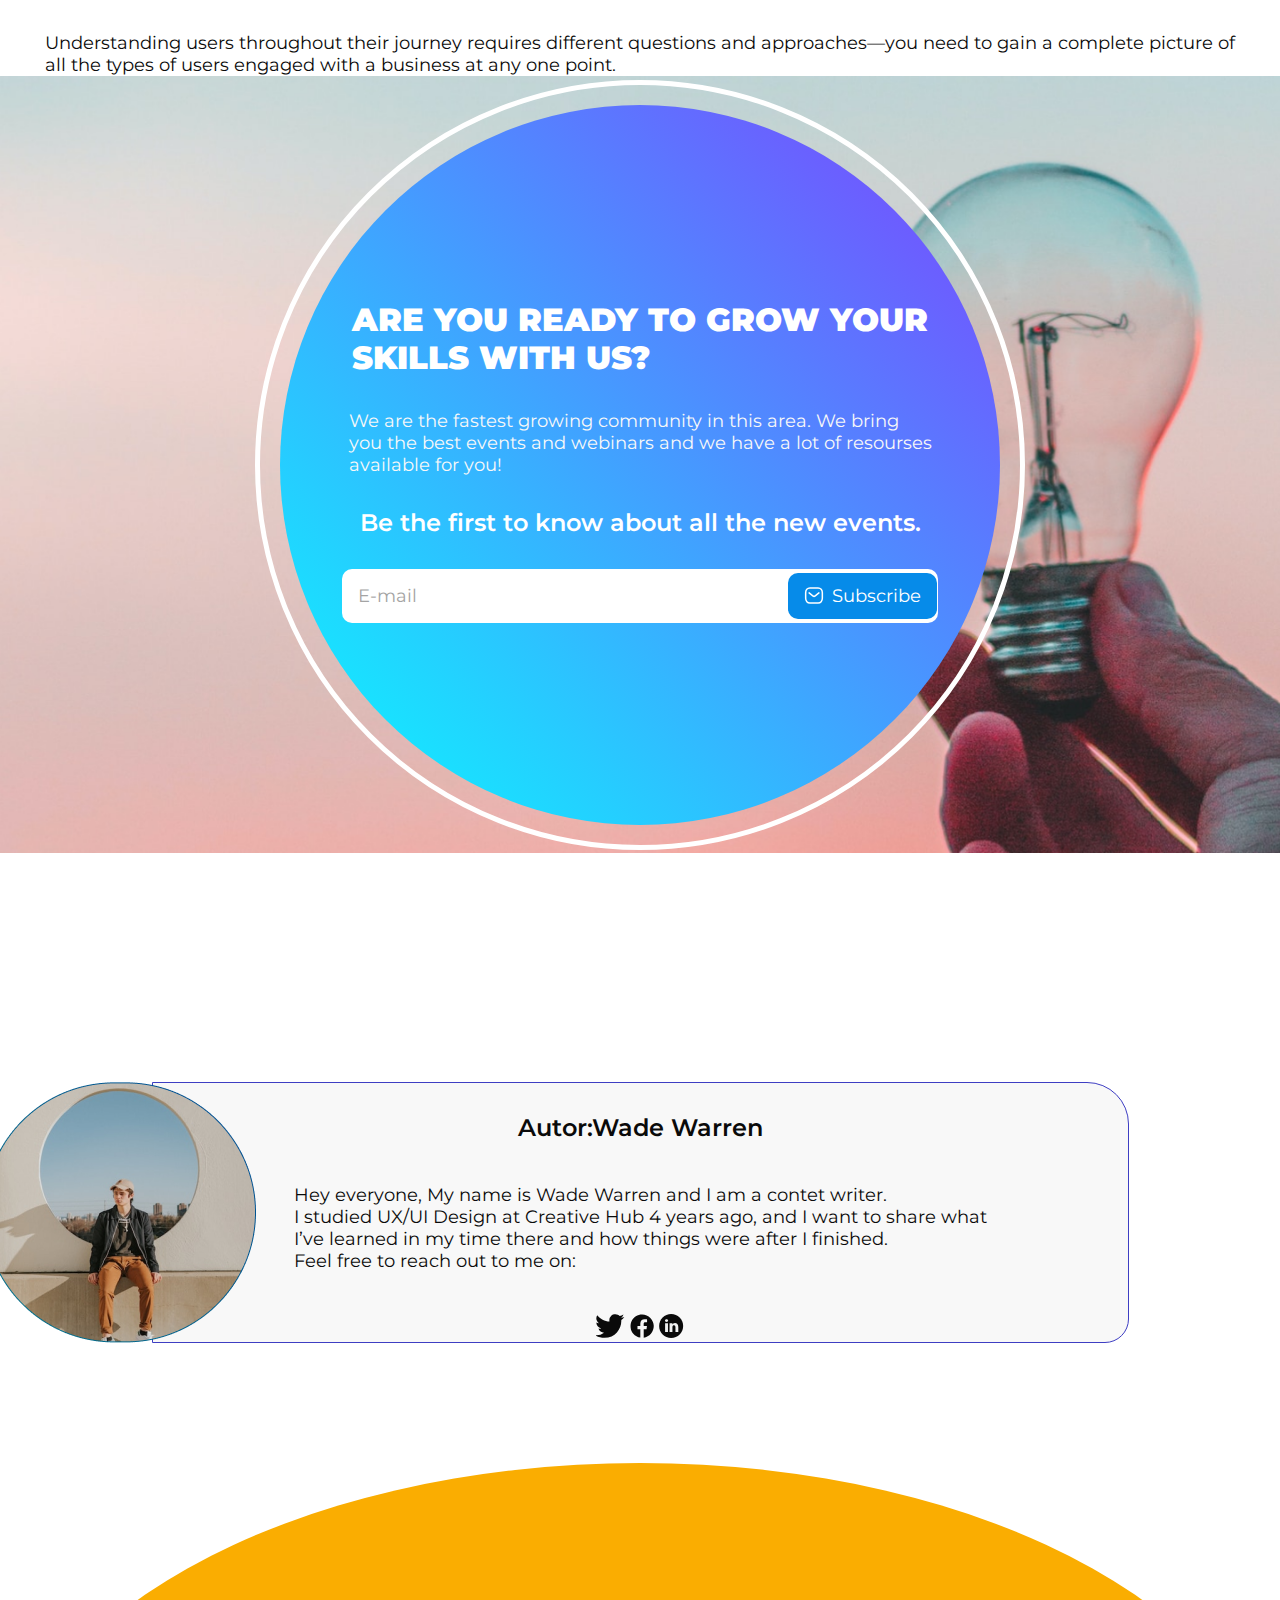
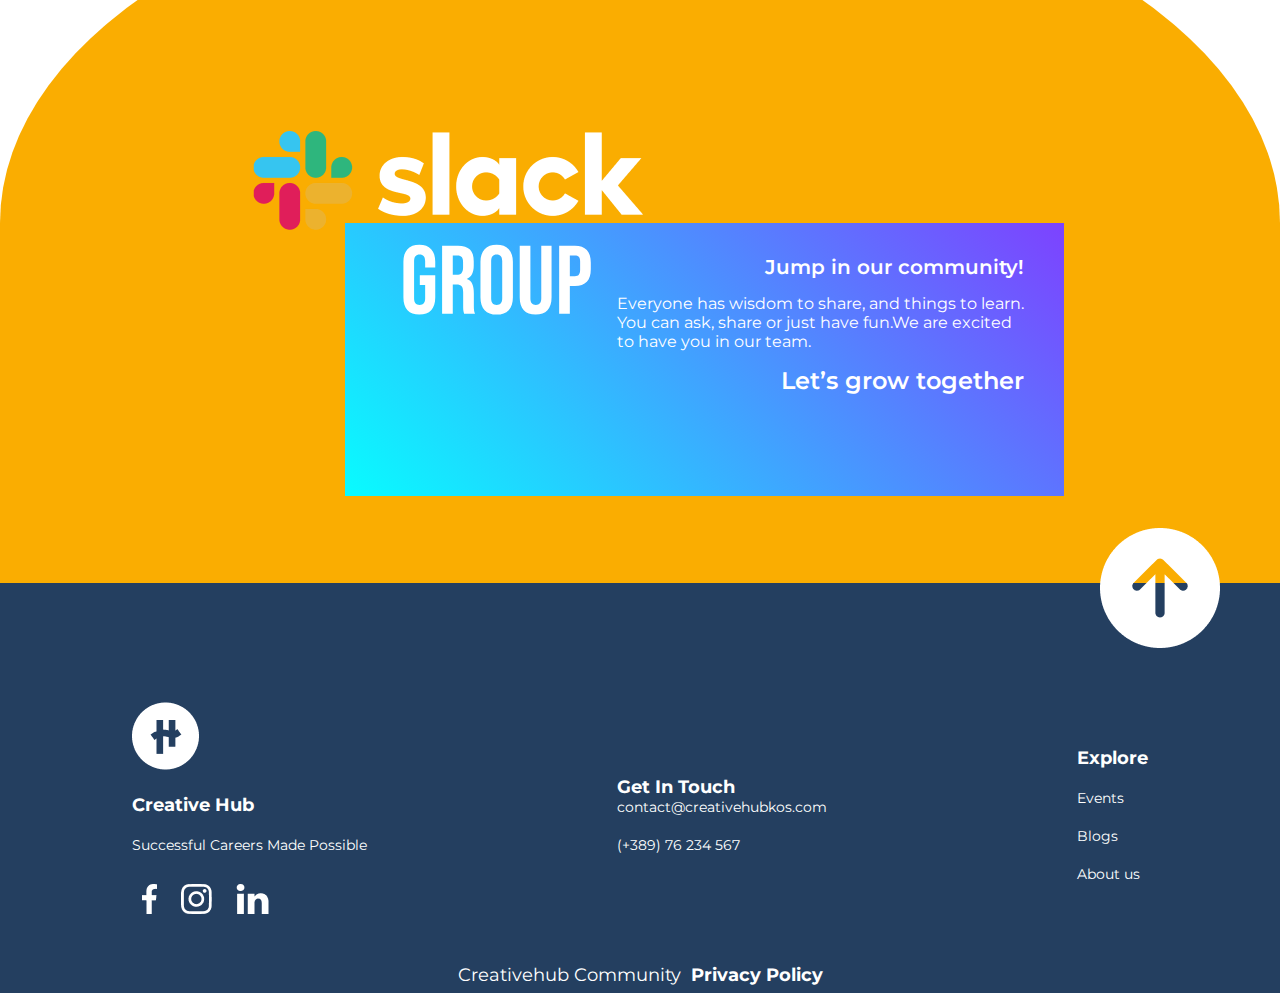
<file: article.html>
<!DOCTYPE html>
<html lang="en">
<head>
    <meta charset="UTF-8">
    <meta http-equiv="X-UA-Compatible" content="IE=edge">
    <meta name="viewport" content="width=device-width, initial-scale=1.0">
    <link rel="stylesheet" href="main.css">
    <link
  rel="stylesheet"
  href="https://cdn.jsdelivr.net/npm/swiper@10/swiper-bundle.min.css"
/>


    

    <style>
        @import url('https://fonts.googleapis.com/css2?family=DM+Sans:wght@500&family=Montserrat:ital,wght@0,500;0,700;1,200&display=swap');
      </style>
    <title>Creative Hub</title>
</head>



<body>
    <section>
        <div class="main-div">
            <div class="header-text">
                <img class="chlogo" src="./images/CHlogo.png">
                <h1 class="header-text-h1">Creative Hub</h1>
                <p class="header-text-p">| Successful careers made possible.</p>
                

            </div>

            <div class="hamburger-menu">
                <div class="burger-menu">
                    <div class="line"></div>
                    <div class="line"></div>
                    <div class="line"></div>
               
                </div>

                <div class="navbar " style="display: none;">
                    <ul class="navbar-menu">
                        <li><a href="#" class="nav-link">Menu</a></li>
                        <li><a href="aboutUs.html"class="nav-link">About</a></li>
                        <li><a href="#"class="nav-link">Events</a></li>
                        <li><a href="#"class="nav-link">Webinars</a></li>
                        <li><a href="#"class="nav-link">Blog</a></li>
                    </ul>
                </div>
                <div class="menu-text" style="display: none;">
                    <h1 class="menu-h1">Get in Touch</h1>
                    <a href="mailto:contact@creativehubkos.com" class="email-link">contact@creativehubkos.com</a> 
                    <a href="tel:+38976123456" class="tel-number">+389 76 123 456</a>
                    <div class="icons">
                        <img src="./images/facebook.png">
                        <img src="./images/insta.png">
                        <a href="#"><img src="./images/linkdin.png"></a>
                    </div>
                </div>

    
            </div>

            
            

            
            





            
            <div class="header-circle-pic">
                <img class="bookcircle" src="./images/bookCirc.png" alt="books">
                <div class="books-text container">
                    <p class="books-p">Posted in </p>
                    <h3 class="books-h">User-centered design</h3>
                    <p class="books-name">By:Blend Shala</p>
                </div>

             
              
              
                    </div>
            </div>

            

      

    </section>

    <section>
        <div class="main-ar-wrapper">
            <div class="selected-article container2">
                <h1 class="selected-h1">HOW TO THINK ABOUT YOUR USERS FIRST!</h1>
                <p class="selected-date">Last modified:November 26,2021</p>
            </div>
            <div class="manpicImg container2">
                <img src="./images/articleMan.png">
            </div>
            <p class="largeP container2">
                When you work on your product every day, it’s easy to design for a better product, not necessarily a better user experience. There are<br> many dangerous assumptions lurking around our natural human tendencies to believe that what is good for us is good for the<br> customer. But how does a company go about getting into the mindset of its users? It turns out user feedback plays a huge role.
            </p>

            <div class="Customer-cycle container2">
                <h1 class="cycle-h1">Understand Their Needs Throughout the Life Cycle</h1>
                <img src="./images/Customer-Life-Cycle 1.png">

            </div>

            <div class="many-paragraphs container2 ">
                <p class="lifecycleP">For user feedback to have a real impact on a company, it’s simply not enough to survey existing customers after customer service<br> interactions and call it a day. A good user experience team should understand as much as possible about the customer in all stages<br> of their journey. Why? Because there are many uses for such specific knowledge:</p>
                <p class="lifecycleP">Understanding customer intentions by prompting first-time visitors with a simple “Why are you here today?” can help define<br> messaging as well as provide attribution for direct load population.</p>
                <p class="lifecycleP">Contextualizing conversion behaviors with questions specific to a certain type of action can help your team find missing pieces or<br> pain points within landing pages or the flow of the sales funnel</p>
                <p class="lifecycleP">Pulsing users with net promoter–type questions over their life span as a customer can reveal whether they are an active promoter<br> or detractor.</p>
                <p class="lifecycleP">Understanding users throughout their journey requires different questions and approaches—you need to gain a complete picture of<br> all the types of users engaged with a business at any one point.</p>

            </div>
        </div>



    </section>


    <section id="insideCircle ">
        <div class="lightbulb-container">
            <img class="lightbulb" src="./images/lightbulb.png">
       
        

        <div class="wrapper">
          
            <div class="circle-1">
                <div class="circle-2">
                    <div class="circle2-text">
                        <h3 class="circle2-header">Are you ready to grow your<br> skills with us?</h3>
                        <p class="circle2-p">We are the fastest growing community in this area. We bring<br> you the best events and webinars and we have a lot of resourses<br> available for you!</p>
                        <h4 class="circle-2-h4">Be the first to know about all the new events.</h4>
                        <div class="searchbar">
                            <p class="email">E-mail</p>
                            <button class="sub"><svg xmlns="http://www.w3.org/2000/svg" width="20" height="21" viewBox="0 0 20 21" fill="none">
                                <path d="M14.9188 7.87598L11.2161 10.8868C10.5165 11.4418 9.5322 11.4418 8.83262 10.8868L5.09863 7.87598" stroke="white" stroke-width="1.5" stroke-linecap="round" stroke-linejoin="round"/>
                                <path fill-rule="evenodd" clip-rule="evenodd" d="M14.0906 18C16.625 18.007 18.3332 15.9246 18.3332 13.3653V7.64168C18.3332 5.08235 16.625 3 14.0906 3H5.90912C3.37466 3 1.6665 5.08235 1.6665 7.64168V13.3653C1.6665 15.9246 3.37466 18.007 5.90912 18H14.0906Z" stroke="white" stroke-width="1.5" stroke-linecap="round" stroke-linejoin="round"/>
                              </svg>Subscribe</button>
                        </div>
                    </div>
                </div>
            </div>
        </div>
        </div>

    </section>
    <section>
        <div class="Autor">
            <img class="autorimg" src="./images/autor.png">
            <div class="autor-text">
                <h2 class="autor-name">Autor:Wade Warren</h2>
                <p class="autor-p">Hey everyone, My name is Wade Warren and I am a contet writer.<br> 
                    I studied UX/UI Design at Creative Hub 4 years ago, and I want to share what<br> I’ve learned in my time there and how things were after I finished.<br> 
                    Feel free to reach out to me on:</p>
                    <div class="svgs">
                        <svg width="30" height="24" viewBox="0 0 30 24" fill="none" xmlns="http://www.w3.org/2000/svg">
                            <g id="Twitter" clip-path="url(#clip0_267_4290)">
                            <path id="Vector" d="M27.4283 0.583043C26.2797 1.2859 25.0283 1.78304 23.6911 2.07447C23.15 1.47701 22.4925 0.996459 21.7589 0.662344C21.0253 0.328229 20.2312 0.147599 19.4253 0.131544C18.6194 0.11549 17.8187 0.264351 17.0724 0.568987C16.3261 0.873622 15.6499 1.3276 15.0854 1.90304C14.5301 2.45936 14.0898 3.11966 13.7898 3.8462C13.4898 4.57274 13.3359 5.35128 13.3369 6.13733C13.3369 6.61733 13.3883 7.06304 13.4569 7.50876C11.0831 7.38109 8.76262 6.75668 6.64536 5.67591C4.5281 4.59513 2.66122 3.08204 1.16544 1.23447C0.649703 2.14776 0.356078 3.16957 0.308292 4.21733C0.321025 5.2048 0.570546 6.17479 1.0359 7.04583C1.50124 7.91687 2.16883 8.66351 2.98258 9.22304C2.0488 9.19084 1.13686 8.93197 0.325435 8.46876V8.57161C0.325435 11.4345 2.38258 13.8516 5.12543 14.4345C4.61115 14.5373 4.09686 14.6059 3.51401 14.6402L2.45115 14.5373C2.83097 15.7218 3.5695 16.7589 4.56457 17.5052C5.55963 18.2515 6.76204 18.6701 8.00544 18.703C5.85275 20.3347 3.23216 21.2302 0.53115 21.2573L-0.857422 21.1716C1.88789 22.9207 5.07599 23.8486 8.33115 23.8459C19.3026 23.8459 25.3197 14.7259 25.3026 6.87447V6.01733C26.4854 5.17733 27.4969 4.13161 28.2854 2.91447C27.2054 3.42876 26.0569 3.73733 24.8569 3.87447C26.1024 3.13745 27.0215 1.95485 27.4283 0.5659" fill="#0A0A0A"/>
                            </g>
                            <defs>
                            <clipPath id="clip0_267_4290">
                            <rect width="29.1429" height="24" fill="white"/>
                            </clipPath>
                            </defs>
                            </svg>
                            <svg width="25" height="24" viewBox="0 0 25 24" fill="none" xmlns="http://www.w3.org/2000/svg">
                                <g id="Facebook" clip-path="url(#clip0_267_4291)">
                                <path id="Vector" d="M23.7678 12.06C23.7678 5.61001 18.5628 0.375014 12.1428 0.375014C9.91004 0.37155 7.72326 1.0095 5.8426 2.21299C3.96193 3.41647 2.46653 5.13483 1.53427 7.16367C0.60202 9.19251 0.272149 11.4464 0.583901 13.6573C0.895653 15.8682 1.83591 17.9431 3.29281 19.635C5.09357 21.7454 7.58804 23.1442 10.3278 23.58V15.345H7.47782V12.045H10.3278V9.61502C10.3278 6.79501 12.0378 5.26501 14.5278 5.26501C15.7278 5.26501 16.7628 5.35501 17.0628 5.38501V8.34002H15.3378C13.9728 8.34002 13.6878 8.98501 13.6878 9.94501V12.045H16.9428L16.5228 15.345H13.7028V23.625C16.4927 23.2371 19.0477 21.8521 20.8952 19.726C22.7428 17.5999 23.7579 14.8767 23.7528 12.06" fill="#0A0A0A"/>
                                </g>
                                <defs>
                                <clipPath id="clip0_267_4291">
                                <rect width="24" height="24" fill="white" transform="translate(0.142578)"/>
                                </clipPath>
                                </defs>
                                </svg>
                                <svg width="25" height="24" viewBox="0 0 25 24" fill="none" xmlns="http://www.w3.org/2000/svg">
                                    <g id="Group">
                                    <path id="Vector" d="M12.1426 24C18.77 24 24.1426 18.6274 24.1426 12C24.1426 5.37258 18.77 0 12.1426 0C5.51516 0 0.142578 5.37258 0.142578 12C0.142578 18.6274 5.51516 24 12.1426 24Z" fill="#0A0A0A"/>
                                    <g id="Group_2">
                                    <path id="Vector_2" d="M19.3123 12.9656V17.9129H16.444V13.2971C16.444 12.1382 16.0299 11.3467 14.9913 11.3467C14.1988 11.3467 13.728 11.8796 13.5201 12.3955C13.4445 12.5799 13.4251 12.836 13.4251 13.0946V17.9127H10.5565C10.5565 17.9127 10.595 10.0951 10.5565 9.28588H13.4253V10.5084C13.4195 10.518 13.4114 10.5274 13.4063 10.5366H13.4253V10.5084C13.8065 9.92184 14.4863 9.08331 16.0104 9.08331C17.8975 9.08331 19.3123 10.3163 19.3123 12.9656ZM7.55578 5.12744C6.57456 5.12744 5.93262 5.77153 5.93262 6.61776C5.93262 7.44603 6.55595 8.10872 7.51813 8.10872H7.53674C8.5372 8.10872 9.15926 7.44603 9.15926 6.61776C9.14022 5.77153 8.5372 5.12744 7.55578 5.12744ZM6.1031 17.9129H8.97059V9.28588H6.1031V17.9129Z" fill="#F1F2F2"/>
                                    </g>
                                    </g>
                                    </svg>
                                    
                    </div>

            </div>
           
        </div>

        <div class="slackWrapper">
            <div class="half-circle">
                <img src="./images/slackfinal.png">
                
                <svg class="group" style="display: block"  xmlns="http://www.w3.org/2000/svg" width="188" height="71" viewBox="0 0 188 71" fill="none">
                    <path d="M16.3299 70.5995C11.1534 70.5995 7.20631 69.1436 4.48863 66.2318C1.77095 63.2553 0.412109 59.017 0.412109 53.5169V17.7989C0.412109 12.2988 1.77095 8.09287 4.48863 5.18107C7.20631 2.20456 11.1534 0.716309 16.3299 0.716309C21.5065 0.716309 25.4536 2.20456 28.1713 5.18107C30.8889 8.09287 32.2478 12.2988 32.2478 17.7989V23.6225H22.1535V17.1194C22.1535 12.6547 20.3094 10.4223 16.6211 10.4223C12.9328 10.4223 11.0887 12.6547 11.0887 17.1194V54.2934C11.0887 58.6935 12.9328 60.8935 16.6211 60.8935C20.3094 60.8935 22.1535 58.6935 22.1535 54.2934V40.9962H16.8152V31.2902H32.2478V53.5169C32.2478 59.017 30.8889 63.2553 28.1713 66.2318C25.4536 69.1436 21.5065 70.5995 16.3299 70.5995Z" fill="white"/>
                    <path d="M39.1026 1.68691H54.9234C60.4235 1.68691 64.4353 2.98104 66.9588 5.56931C69.4824 8.09286 70.7442 12.0076 70.7442 17.3136V21.4871C70.7442 28.5402 68.4147 33.0049 63.7559 34.8814V35.0755C66.3441 35.852 68.1559 37.4373 69.1912 39.8315C70.2912 42.2256 70.8412 45.4286 70.8412 49.4404V61.3788C70.8412 63.32 70.9059 64.9053 71.0354 66.1347C71.1648 67.2994 71.4883 68.4641 72.006 69.6289H61.1352C60.747 68.5289 60.4882 67.4936 60.3588 66.523C60.2294 65.5524 60.1646 63.8053 60.1646 61.2817V48.858C60.1646 45.7521 59.647 43.5845 58.6117 42.355C57.6411 41.1256 55.9264 40.5109 53.4675 40.5109H49.7792V69.6289H39.1026V1.68691ZM53.6616 30.8049C55.7969 30.8049 57.3823 30.2549 58.4176 29.1549C59.5176 28.0549 60.0676 26.2107 60.0676 23.6225V18.3812C60.0676 15.9224 59.6146 14.1429 58.7087 13.0429C57.8676 11.9429 56.5087 11.3929 54.6322 11.3929H49.7792V30.8049H53.6616Z" fill="white"/>
                    <path d="M93.6814 70.5995C88.4402 70.5995 84.4284 69.1112 81.646 66.1347C78.8636 63.1582 77.4724 58.9523 77.4724 53.5169V17.7989C77.4724 12.3635 78.8636 8.15757 81.646 5.18107C84.4284 2.20456 88.4402 0.716309 93.6814 0.716309C98.9227 0.716309 102.934 2.20456 105.717 5.18107C108.499 8.15757 109.89 12.3635 109.89 17.7989V53.5169C109.89 58.9523 108.499 63.1582 105.717 66.1347C102.934 69.1112 98.9227 70.5995 93.6814 70.5995ZM93.6814 60.8935C97.3697 60.8935 99.2138 58.6611 99.2138 54.1963V17.1194C99.2138 12.6547 97.3697 10.4223 93.6814 10.4223C89.9931 10.4223 88.149 12.6547 88.149 17.1194V54.1963C88.149 58.6611 89.9931 60.8935 93.6814 60.8935Z" fill="white"/>
                    <path d="M132.64 70.5995C127.464 70.5995 123.517 69.1436 120.799 66.2318C118.081 63.2553 116.723 59.017 116.723 53.5169V1.68691H127.399V54.2934C127.399 56.6228 127.852 58.3052 128.758 59.3405C129.729 60.3758 131.087 60.8935 132.834 60.8935C134.582 60.8935 135.908 60.3758 136.814 59.3405C137.785 58.3052 138.27 56.6228 138.27 54.2934V1.68691H148.558V53.5169C148.558 59.017 147.199 63.2553 144.482 66.2318C141.764 69.1436 137.817 70.5995 132.64 70.5995Z" fill="white"/>
                    <path d="M156.162 1.68691H171.886C177.192 1.68691 181.171 3.11045 183.824 5.95755C186.477 8.80464 187.804 12.9782 187.804 18.4783V25.1754C187.804 30.6755 186.477 34.8491 183.824 37.6962C181.171 40.5432 177.192 41.9668 171.886 41.9668H166.839V69.6289H156.162V1.68691ZM171.886 32.2608C173.633 32.2608 174.927 31.7755 175.768 30.8049C176.674 29.8343 177.127 28.1843 177.127 25.8548V17.7989C177.127 15.4694 176.674 13.8194 175.768 12.8488C174.927 11.8782 173.633 11.3929 171.886 11.3929H166.839V32.2608H171.886Z" fill="white"/>
                  </svg>
                  
            </div>
            <div class="blutext-wrapper">
                <div class="blutext">
                <p class="bluep1">Jump in our community!</p>
                <p class="bluep2">Everyone has wisdom to share, and things to learn.<br>
                    You can ask, share or just have fun.We are excited <br>
                    to have you in our team.</p>
                    <p class="bluep3">Let’s grow together</p>
              </div>
            </div>
            
           
        </div>
    </section>


    
    <section id="footer">
        <div class="main-footer">
            <div class="footer-content">
                <img src="images/On dark.png">
                <p class="footerH">Creative Hub</p>
                <p class="footerp1">Successful Careers Made Possible</p>
                <div class="logosFooter">
                    <img class="footerlogo" src="./images/facebook.png">
                    <img  class=footerlogo src="./images/insta.png">
                    <img class="footerlogo" src="./images/linkdin.png">

                </div>
            </div>
            <div class="footer-content-2">
                <p class="footerp2">Get In Touch</p>
                <a class="emailfooter" href="mailto:contact@creativehubkos.com" >contact@creativehubkos.com</a>
                <p class="telnumber">(+389) 76 234 567</p>
            </div>

            <div class="footer-content-3">
                <h2 class="footerh3">Explore</h2>
                <p class="footerp3">Events</p>
                <p class="footerp3">Blogs</p>
                <p class="footerp3">About us</p>
                


            </div>
            <div class="footerpolicy">
                <p class="footer-com">
                    Creativehub Community
                </p>
                <p class="footer-policy">Privacy Policy</p>
            </div>
            
        </div>
        <img class="scroll-arrow" src="./images/Scrol web.png">

     

       
    </section>
    <script src="https://cdn.jsdelivr.net/npm/swiper@10/swiper-bundle.min.js">

    </script>
    <script src="script.js">
        
    </script>



    </body>
    </html>
</file>
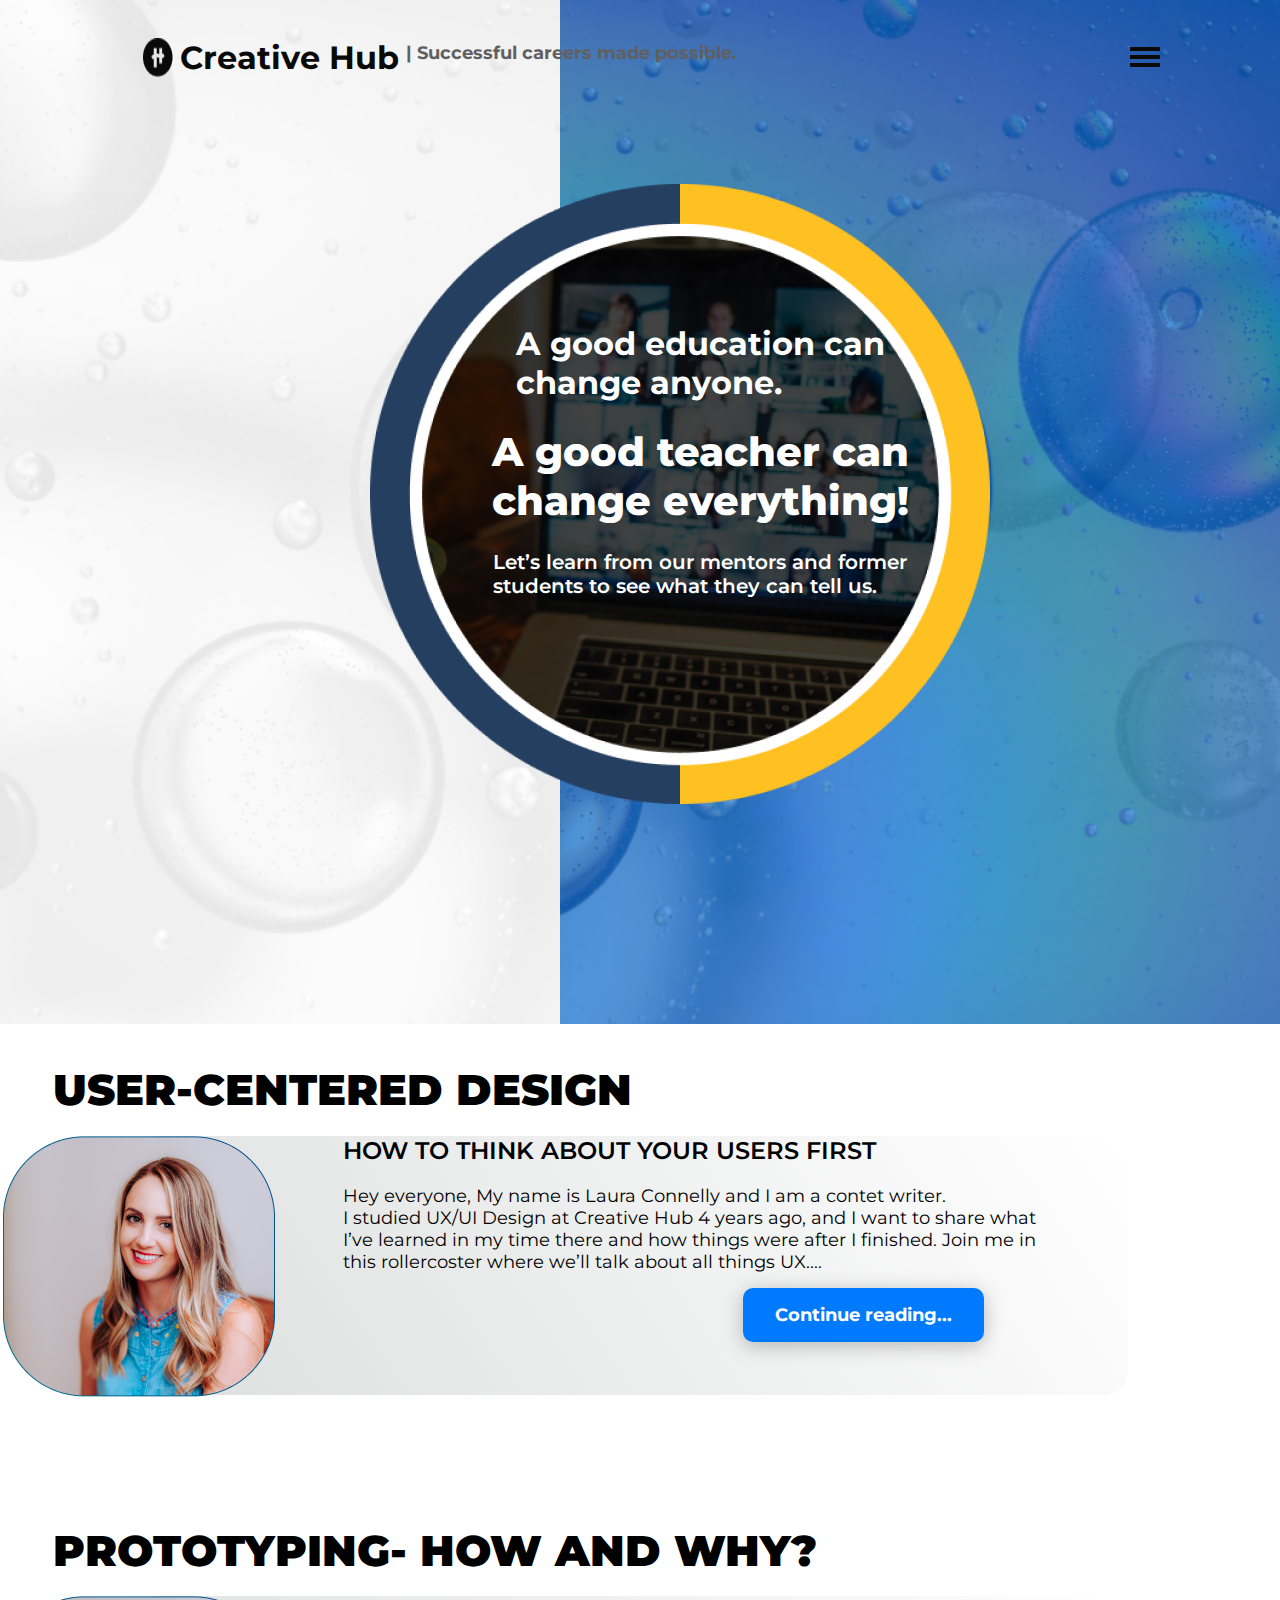
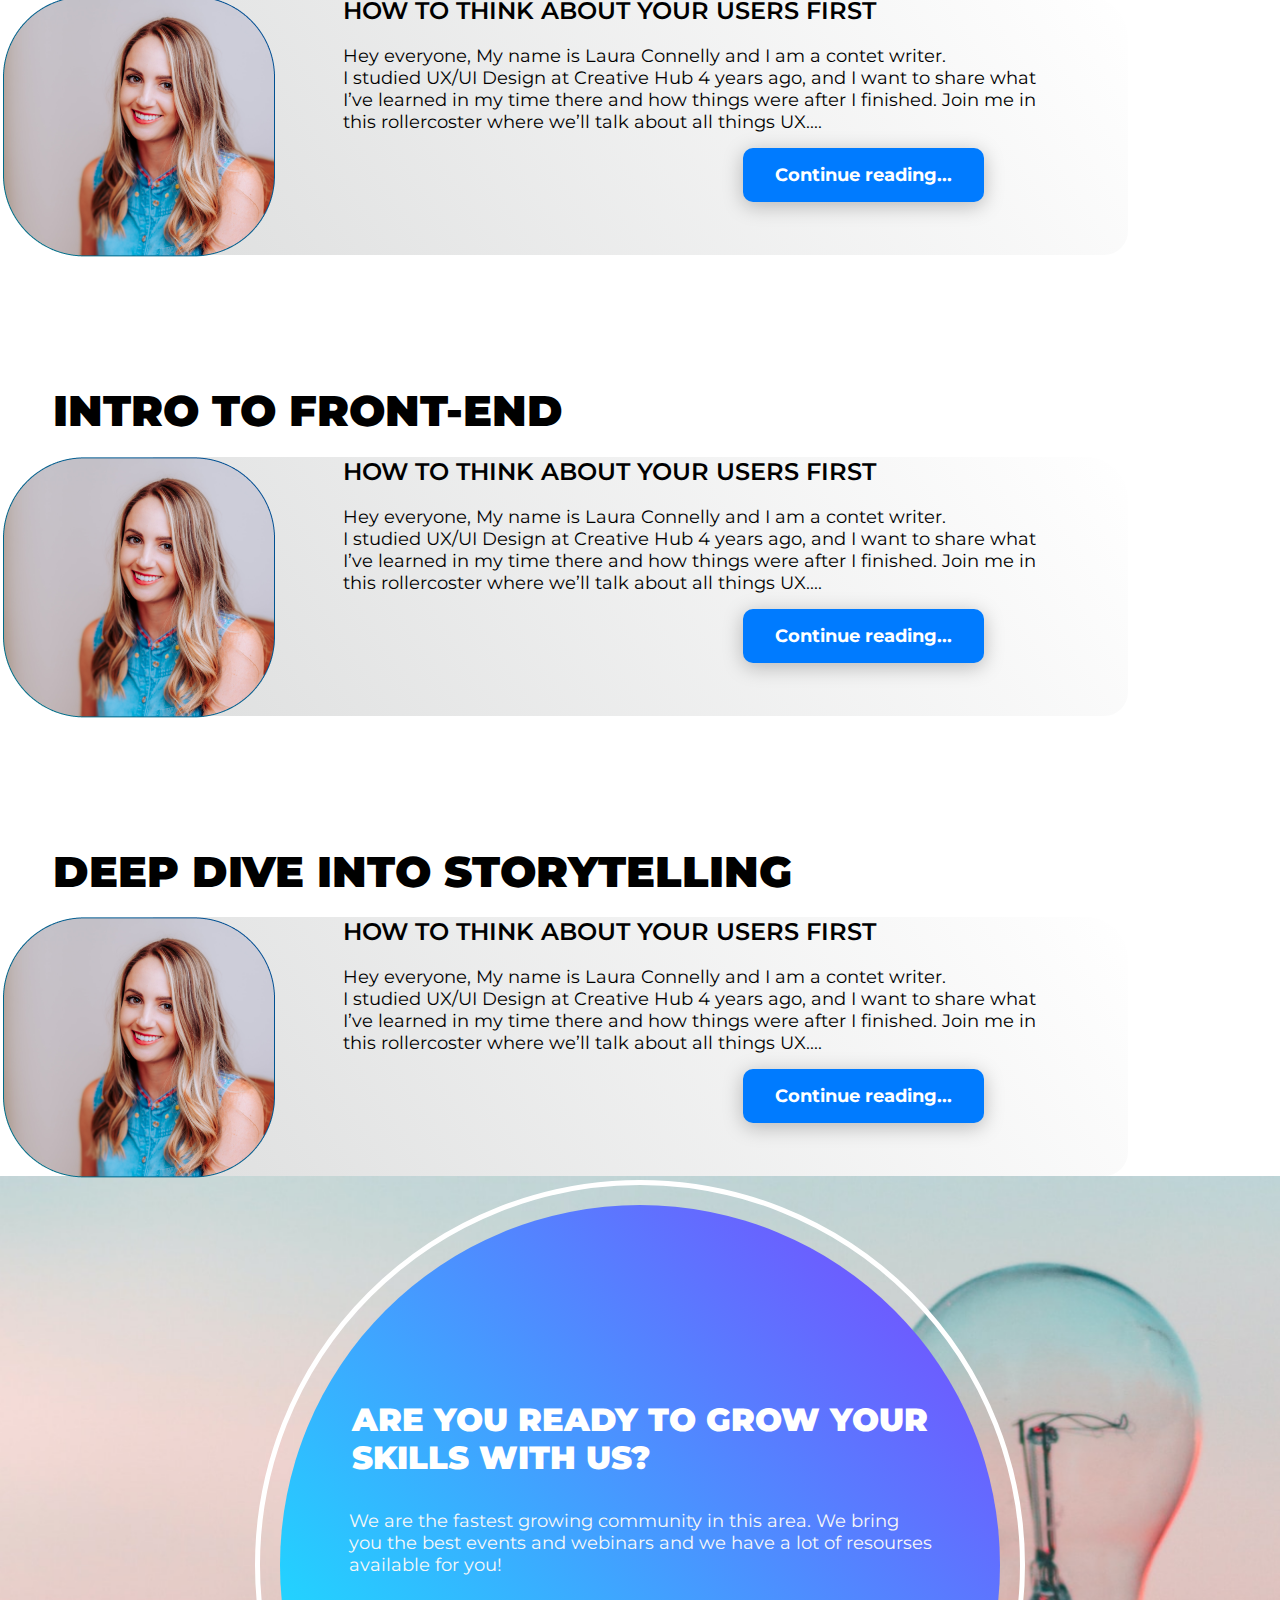
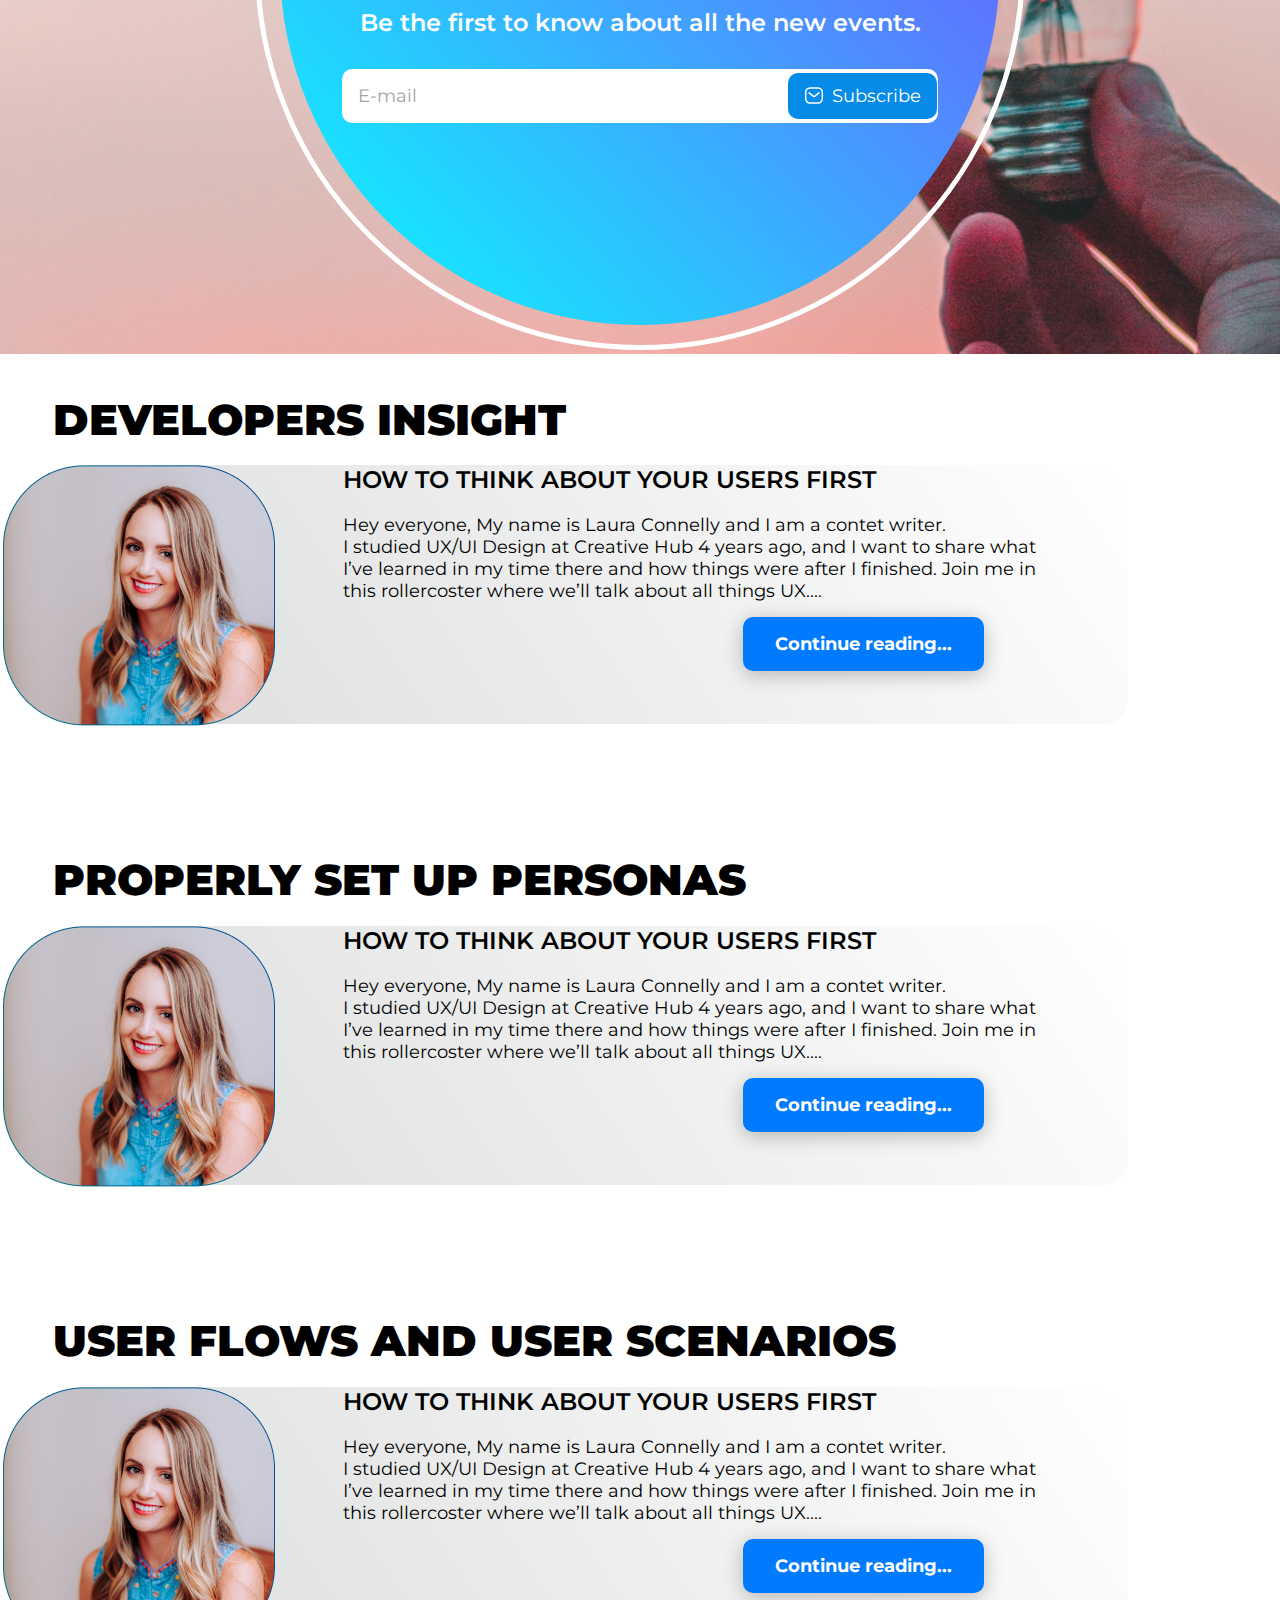
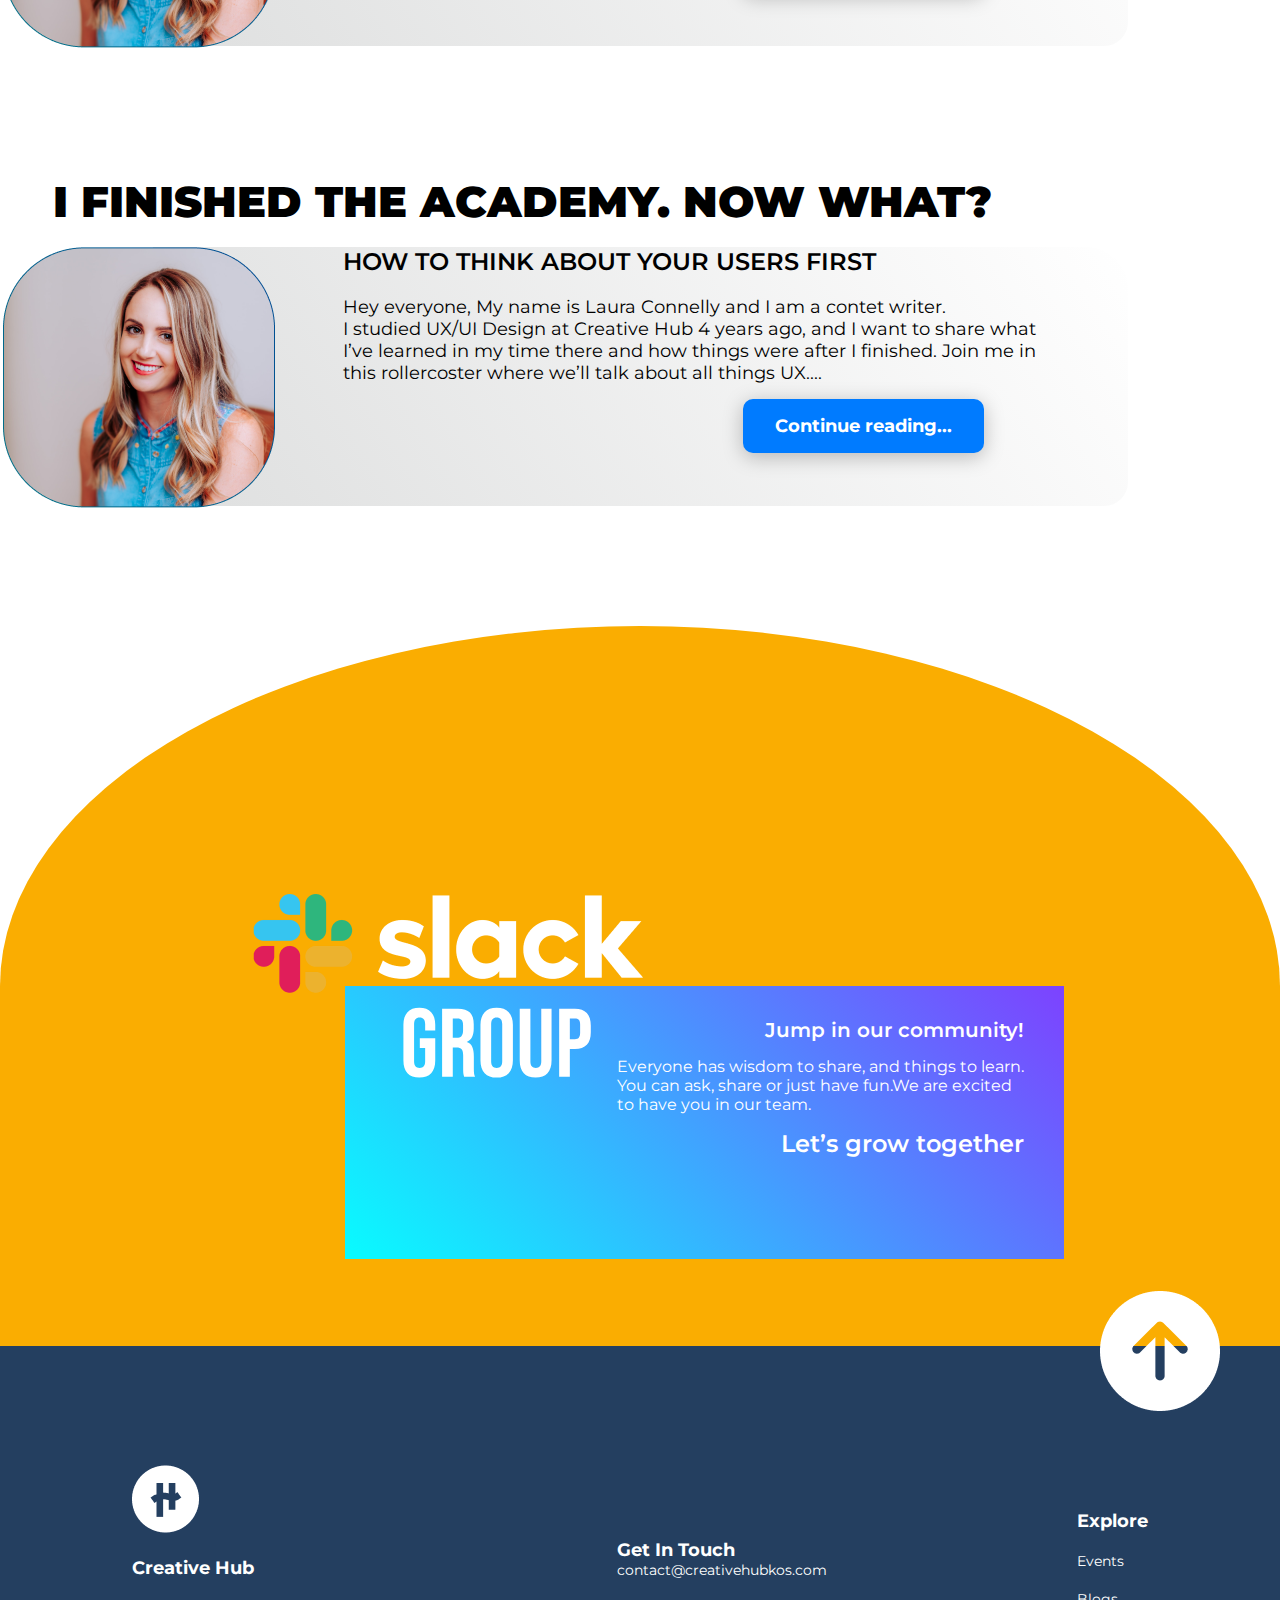
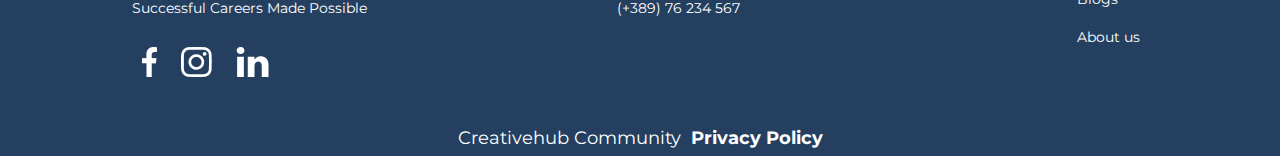
<file: blog.html>
<!DOCTYPE html>
<html lang="en">
<head>
    <meta charset="UTF-8">
    <meta http-equiv="X-UA-Compatible" content="IE=edge">
    <meta name="viewport" content="width=device-width, initial-scale=1.0">
    <link rel="stylesheet" href="main.css">
    <link
  rel="stylesheet"
  href="https://cdn.jsdelivr.net/npm/swiper@10/swiper-bundle.min.css"
/>


    

    <style>
        @import url('https://fonts.googleapis.com/css2?family=DM+Sans:wght@500&family=Montserrat:ital,wght@0,500;0,700;1,200&display=swap');
      </style>
    <title>Creative Hub</title>
</head>



<body>
    <section>
        <div class="main-div">
            <div class="header-text">
                <img class="chlogo" src="./images/CHlogo.png">
                <h1 class="header-text-h1">Creative Hub</h1>
                <p class="header-text-p">| Successful careers made possible.</p>
                

            </div>

            <div class="hamburger-menu">
                <div class="burger-menu">
                    <div class="line"></div>
                    <div class="line"></div>
                    <div class="line"></div>
               
                </div>

                <div class="navbar " style="display: none;">
                    <ul class="navbar-menu">
                        <li><a href="#" class="nav-link">Menu</a></li>
                        <li><a href="aboutUs.html"class="nav-link">About</a></li>
                        <li><a href="#"class="nav-link">Events</a></li>
                        <li><a href="#"class="nav-link">Webinars</a></li>
                        <li><a href="#"class="nav-link">Blog</a></li>
                    </ul>
                </div>
                <div class="menu-text" style="display: none;">
                    <h1 class="menu-h1">Get in Touch</h1>
                    <a href="mailto:contact@creativehubkos.com" class="email-link">contact@creativehubkos.com</a> 
                    <a href="tel:+38976123456" class="tel-number">+389 76 123 456</a>
                    <div class="icons">
                        <img src="./images/facebook.png">
                        <img src="./images/insta.png">
                        <a href="#"><img src="./images/linkdin.png"></a>
                    </div>
                </div>

    
            </div>

            
            

            
            





            
            <div class="header-circle-pic">
                <img class="circle-pic" src="./images/CirclePic.png">
                <div class="
                blog-text container">
                <p class="blog-p">A good education can<br> change anyone.</p>
                <h1 class="blog-h">A good teacher can<br> change everything!</h1>
                <p class="blog-p2">Let’s learn from our mentors and former<br> students to see what they can tell us.</p>
 
            </div>
              
              
                    </div>
            </div>

            

        </div>

    </section>




    <section>

       <div class="main-user-wrapper">

        <div class="user-centered">
            <h1 class="user-centerd-h">USER-CENTERED DESIGN</h1>
            <div class="main-user-div">
                <img class="womanselfie" src="./images/womanselfie.png">
                <div class="main-user-text">
                    <h2 class="user-h">HOW TO THINK ABOUT YOUR USERS FIRST</h2>
                    <p class="user-p">Hey everyone, My name is Laura Connelly and I am a contet writer.<br> 
                        I studied UX/UI Design at Creative Hub 4 years ago, and I want to share what<br> I’ve learned in my time there and how things were after I finished. Join me in<br> this rollercoster where we’ll talk about all things UX....
                    </p>
                    <button class="user-btn">Continue reading...</button>
                </div>
            </div>
        
        </div>

        <div class="user-centered">
            <h1 class="user-centerd-h">Prototyping- how and why?</h1>
            <div class="main-user-div">
                <img class="womanselfie" src="./images/womanselfie.png">
                <div class="main-user-text">
                    <h2 class="user-h">HOW TO THINK ABOUT YOUR USERS FIRST</h2>
                    <p class="user-p">Hey everyone, My name is Laura Connelly and I am a contet writer.<br> 
                        I studied UX/UI Design at Creative Hub 4 years ago, and I want to share what<br> I’ve learned in my time there and how things were after I finished. Join me in<br> this rollercoster where we’ll talk about all things UX....
                    </p>
                    <button class="user-btn">Continue reading...</button>
                </div>
            </div>
        
        </div>

        <div class="user-centered">
            <h1 class="user-centerd-h">intro to front-end</h1>
            <div class="main-user-div">
                <img class="womanselfie" src="./images/womanselfie.png">
                <div class="main-user-text">
                    <h2 class="user-h">HOW TO THINK ABOUT YOUR USERS FIRST</h2>
                    <p class="user-p">Hey everyone, My name is Laura Connelly and I am a contet writer.<br> 
                        I studied UX/UI Design at Creative Hub 4 years ago, and I want to share what<br> I’ve learned in my time there and how things were after I finished. Join me in<br> this rollercoster where we’ll talk about all things UX....
                    </p>
                    <button class="user-btn">Continue reading...</button>
                </div>
            </div>
        
        </div>


        <div class="user-centered">
            <h1 class="user-centerd-h">Deep dive into storytelling</h1>
            <div class="main-user-div">
                <img class="womanselfie" src="./images/womanselfie.png">
                <div class="main-user-text">
                    <h2 class="user-h">HOW TO THINK ABOUT YOUR USERS FIRST</h2>
                    <p class="user-p">Hey everyone, My name is Laura Connelly and I am a contet writer.<br> 
                        I studied UX/UI Design at Creative Hub 4 years ago, and I want to share what<br> I’ve learned in my time there and how things were after I finished. Join me in<br> this rollercoster where we’ll talk about all things UX....
                    </p>
                    <button class="user-btn">Continue reading...</button>
                </div>
            </div>
        
        </div>
       </div>
    </section>







    <section id="insideCircle ">
        <div class="lightbulb-container">
            <img class="lightbulb" src="./images/lightbulb.png">
       
        

        <div class="wrapper">
          
            <div class="circle-1">
                <div class="circle-2">
                    <div class="circle2-text">
                        <h3 class="circle2-header">Are you ready to grow your<br> skills with us?</h3>
                        <p class="circle2-p">We are the fastest growing community in this area. We bring<br> you the best events and webinars and we have a lot of resourses<br> available for you!</p>
                        <h4 class="circle-2-h4">Be the first to know about all the new events.</h4>
                        <div class="searchbar">
                            <p class="email">E-mail</p>
                            <button class="sub"><svg xmlns="http://www.w3.org/2000/svg" width="20" height="21" viewBox="0 0 20 21" fill="none">
                                <path d="M14.9188 7.87598L11.2161 10.8868C10.5165 11.4418 9.5322 11.4418 8.83262 10.8868L5.09863 7.87598" stroke="white" stroke-width="1.5" stroke-linecap="round" stroke-linejoin="round"/>
                                <path fill-rule="evenodd" clip-rule="evenodd" d="M14.0906 18C16.625 18.007 18.3332 15.9246 18.3332 13.3653V7.64168C18.3332 5.08235 16.625 3 14.0906 3H5.90912C3.37466 3 1.6665 5.08235 1.6665 7.64168V13.3653C1.6665 15.9246 3.37466 18.007 5.90912 18H14.0906Z" stroke="white" stroke-width="1.5" stroke-linecap="round" stroke-linejoin="round"/>
                              </svg>Subscribe</button>
                        </div>
                    </div>
                </div>
            </div>
        </div>
        </div>

    </section>

    <section>
        
       <div class="main-user-wrapper">


        <div class="user-centered">
            <h1 class="user-centerd-h">Developers insight</h1>
            <div class="main-user-div">
                <img class="womanselfie" src="./images/womanselfie.png">
                <div class="main-user-text">
                    <h2 class="user-h">HOW TO THINK ABOUT YOUR USERS FIRST</h2>
                    <p class="user-p">Hey everyone, My name is Laura Connelly and I am a contet writer.<br> 
                        I studied UX/UI Design at Creative Hub 4 years ago, and I want to share what<br> I’ve learned in my time there and how things were after I finished. Join me in<br> this rollercoster where we’ll talk about all things UX....
                    </p>
                    <button class="user-btn">Continue reading...</button>
                </div>
            </div>
        
        </div>

        <div class="user-centered">
            <h1 class="user-centerd-h">Properly set up personas</h1>
            <div class="main-user-div">
                <img class="womanselfie" src="./images/womanselfie.png">
                <div class="main-user-text">
                    <h2 class="user-h">HOW TO THINK ABOUT YOUR USERS FIRST</h2>
                    <p class="user-p">Hey everyone, My name is Laura Connelly and I am a contet writer.<br> 
                        I studied UX/UI Design at Creative Hub 4 years ago, and I want to share what<br> I’ve learned in my time there and how things were after I finished. Join me in<br> this rollercoster where we’ll talk about all things UX....
                    </p>
                    <button class="user-btn">Continue reading...</button>
                </div>
            </div>
        
        </div>

<div class="user-centered">
    <h1 class="user-centerd-h">user flows and user scenarios</h1>
    <div class="main-user-div">
        <img class="womanselfie" src="./images/womanselfie.png">
        <div class="main-user-text">
            <h2 class="user-h">HOW TO THINK ABOUT YOUR USERS FIRST</h2>
            <p class="user-p">Hey everyone, My name is Laura Connelly and I am a contet writer.<br> 
                I studied UX/UI Design at Creative Hub 4 years ago, and I want to share what<br> I’ve learned in my time there and how things were after I finished. Join me in<br> this rollercoster where we’ll talk about all things UX....
            </p>
            <button class="user-btn">Continue reading...</button>
        </div>
    </div>

</div>
      


<div class="user-centered">
    <h1 class="user-centerd-h">I finished the academy. now what?</h1>
    <div class="main-user-div">
        <img class="womanselfie" src="./images/womanselfie.png">
        <div class="main-user-text">
            <h2 class="user-h">HOW TO THINK ABOUT YOUR USERS FIRST</h2>
            <p class="user-p">Hey everyone, My name is Laura Connelly and I am a contet writer.<br> 
                I studied UX/UI Design at Creative Hub 4 years ago, and I want to share what<br> I’ve learned in my time there and how things were after I finished. Join me in<br> this rollercoster where we’ll talk about all things UX....
            </p>
            <button class="user-btn">Continue reading...</button>
        </div>
    </div>

</div>
       </div>
        <div class="slackWrapper">
            <div class="half-circle">
                <img src="./images/slackfinal.png">
                
                <svg class="group" style="display: block"  xmlns="http://www.w3.org/2000/svg" width="188" height="71" viewBox="0 0 188 71" fill="none">
                    <path d="M16.3299 70.5995C11.1534 70.5995 7.20631 69.1436 4.48863 66.2318C1.77095 63.2553 0.412109 59.017 0.412109 53.5169V17.7989C0.412109 12.2988 1.77095 8.09287 4.48863 5.18107C7.20631 2.20456 11.1534 0.716309 16.3299 0.716309C21.5065 0.716309 25.4536 2.20456 28.1713 5.18107C30.8889 8.09287 32.2478 12.2988 32.2478 17.7989V23.6225H22.1535V17.1194C22.1535 12.6547 20.3094 10.4223 16.6211 10.4223C12.9328 10.4223 11.0887 12.6547 11.0887 17.1194V54.2934C11.0887 58.6935 12.9328 60.8935 16.6211 60.8935C20.3094 60.8935 22.1535 58.6935 22.1535 54.2934V40.9962H16.8152V31.2902H32.2478V53.5169C32.2478 59.017 30.8889 63.2553 28.1713 66.2318C25.4536 69.1436 21.5065 70.5995 16.3299 70.5995Z" fill="white"/>
                    <path d="M39.1026 1.68691H54.9234C60.4235 1.68691 64.4353 2.98104 66.9588 5.56931C69.4824 8.09286 70.7442 12.0076 70.7442 17.3136V21.4871C70.7442 28.5402 68.4147 33.0049 63.7559 34.8814V35.0755C66.3441 35.852 68.1559 37.4373 69.1912 39.8315C70.2912 42.2256 70.8412 45.4286 70.8412 49.4404V61.3788C70.8412 63.32 70.9059 64.9053 71.0354 66.1347C71.1648 67.2994 71.4883 68.4641 72.006 69.6289H61.1352C60.747 68.5289 60.4882 67.4936 60.3588 66.523C60.2294 65.5524 60.1646 63.8053 60.1646 61.2817V48.858C60.1646 45.7521 59.647 43.5845 58.6117 42.355C57.6411 41.1256 55.9264 40.5109 53.4675 40.5109H49.7792V69.6289H39.1026V1.68691ZM53.6616 30.8049C55.7969 30.8049 57.3823 30.2549 58.4176 29.1549C59.5176 28.0549 60.0676 26.2107 60.0676 23.6225V18.3812C60.0676 15.9224 59.6146 14.1429 58.7087 13.0429C57.8676 11.9429 56.5087 11.3929 54.6322 11.3929H49.7792V30.8049H53.6616Z" fill="white"/>
                    <path d="M93.6814 70.5995C88.4402 70.5995 84.4284 69.1112 81.646 66.1347C78.8636 63.1582 77.4724 58.9523 77.4724 53.5169V17.7989C77.4724 12.3635 78.8636 8.15757 81.646 5.18107C84.4284 2.20456 88.4402 0.716309 93.6814 0.716309C98.9227 0.716309 102.934 2.20456 105.717 5.18107C108.499 8.15757 109.89 12.3635 109.89 17.7989V53.5169C109.89 58.9523 108.499 63.1582 105.717 66.1347C102.934 69.1112 98.9227 70.5995 93.6814 70.5995ZM93.6814 60.8935C97.3697 60.8935 99.2138 58.6611 99.2138 54.1963V17.1194C99.2138 12.6547 97.3697 10.4223 93.6814 10.4223C89.9931 10.4223 88.149 12.6547 88.149 17.1194V54.1963C88.149 58.6611 89.9931 60.8935 93.6814 60.8935Z" fill="white"/>
                    <path d="M132.64 70.5995C127.464 70.5995 123.517 69.1436 120.799 66.2318C118.081 63.2553 116.723 59.017 116.723 53.5169V1.68691H127.399V54.2934C127.399 56.6228 127.852 58.3052 128.758 59.3405C129.729 60.3758 131.087 60.8935 132.834 60.8935C134.582 60.8935 135.908 60.3758 136.814 59.3405C137.785 58.3052 138.27 56.6228 138.27 54.2934V1.68691H148.558V53.5169C148.558 59.017 147.199 63.2553 144.482 66.2318C141.764 69.1436 137.817 70.5995 132.64 70.5995Z" fill="white"/>
                    <path d="M156.162 1.68691H171.886C177.192 1.68691 181.171 3.11045 183.824 5.95755C186.477 8.80464 187.804 12.9782 187.804 18.4783V25.1754C187.804 30.6755 186.477 34.8491 183.824 37.6962C181.171 40.5432 177.192 41.9668 171.886 41.9668H166.839V69.6289H156.162V1.68691ZM171.886 32.2608C173.633 32.2608 174.927 31.7755 175.768 30.8049C176.674 29.8343 177.127 28.1843 177.127 25.8548V17.7989C177.127 15.4694 176.674 13.8194 175.768 12.8488C174.927 11.8782 173.633 11.3929 171.886 11.3929H166.839V32.2608H171.886Z" fill="white"/>
                  </svg>
                  
            </div>
            <div class="blutext-wrapper">
                <div class="blutext">
                <p class="bluep1">Jump in our community!</p>
                <p class="bluep2">Everyone has wisdom to share, and things to learn.<br>
                    You can ask, share or just have fun.We are excited <br>
                    to have you in our team.</p>
                    <p class="bluep3">Let’s grow together</p>
              </div>
            </div>
            
           
        </div>

        
      
            
      
    </section>


    <section id="footer">
        <div class="main-footer">
            <div class="footer-content">
                <img src="images/On dark.png">
                <p class="footerH">Creative Hub</p>
                <p class="footerp1">Successful Careers Made Possible</p>
                <div class="logosFooter">
                    <img class="footerlogo" src="./images/facebook.png">
                    <img  class=footerlogo src="./images/insta.png">
                    <img class="footerlogo" src="./images/linkdin.png">

                </div>
            </div>
            <div class="footer-content-2">
                <p class="footerp2">Get In Touch</p>
                <a class="emailfooter" href="mailto:contact@creativehubkos.com" >contact@creativehubkos.com</a>
                <p class="telnumber">(+389) 76 234 567</p>
            </div>

            <div class="footer-content-3">
                <h2 class="footerh3">Explore</h2>
                <p class="footerp3">Events</p>
                <p class="footerp3">Blogs</p>
                <p class="footerp3">About us</p>
                


            </div>
            <div class="footerpolicy">
                <p class="footer-com">
                    Creativehub Community
                </p>
                <p class="footer-policy">Privacy Policy</p>
            </div>
            
        </div>
        <img class="scroll-arrow" src="./images/Scrol web.png">

     

       
    </section>
    
    



    <script src="https://cdn.jsdelivr.net/npm/swiper@10/swiper-bundle.min.js">

    </script>

    <script  src="script.js">


    </script>








    </body>
    </html>
</file>
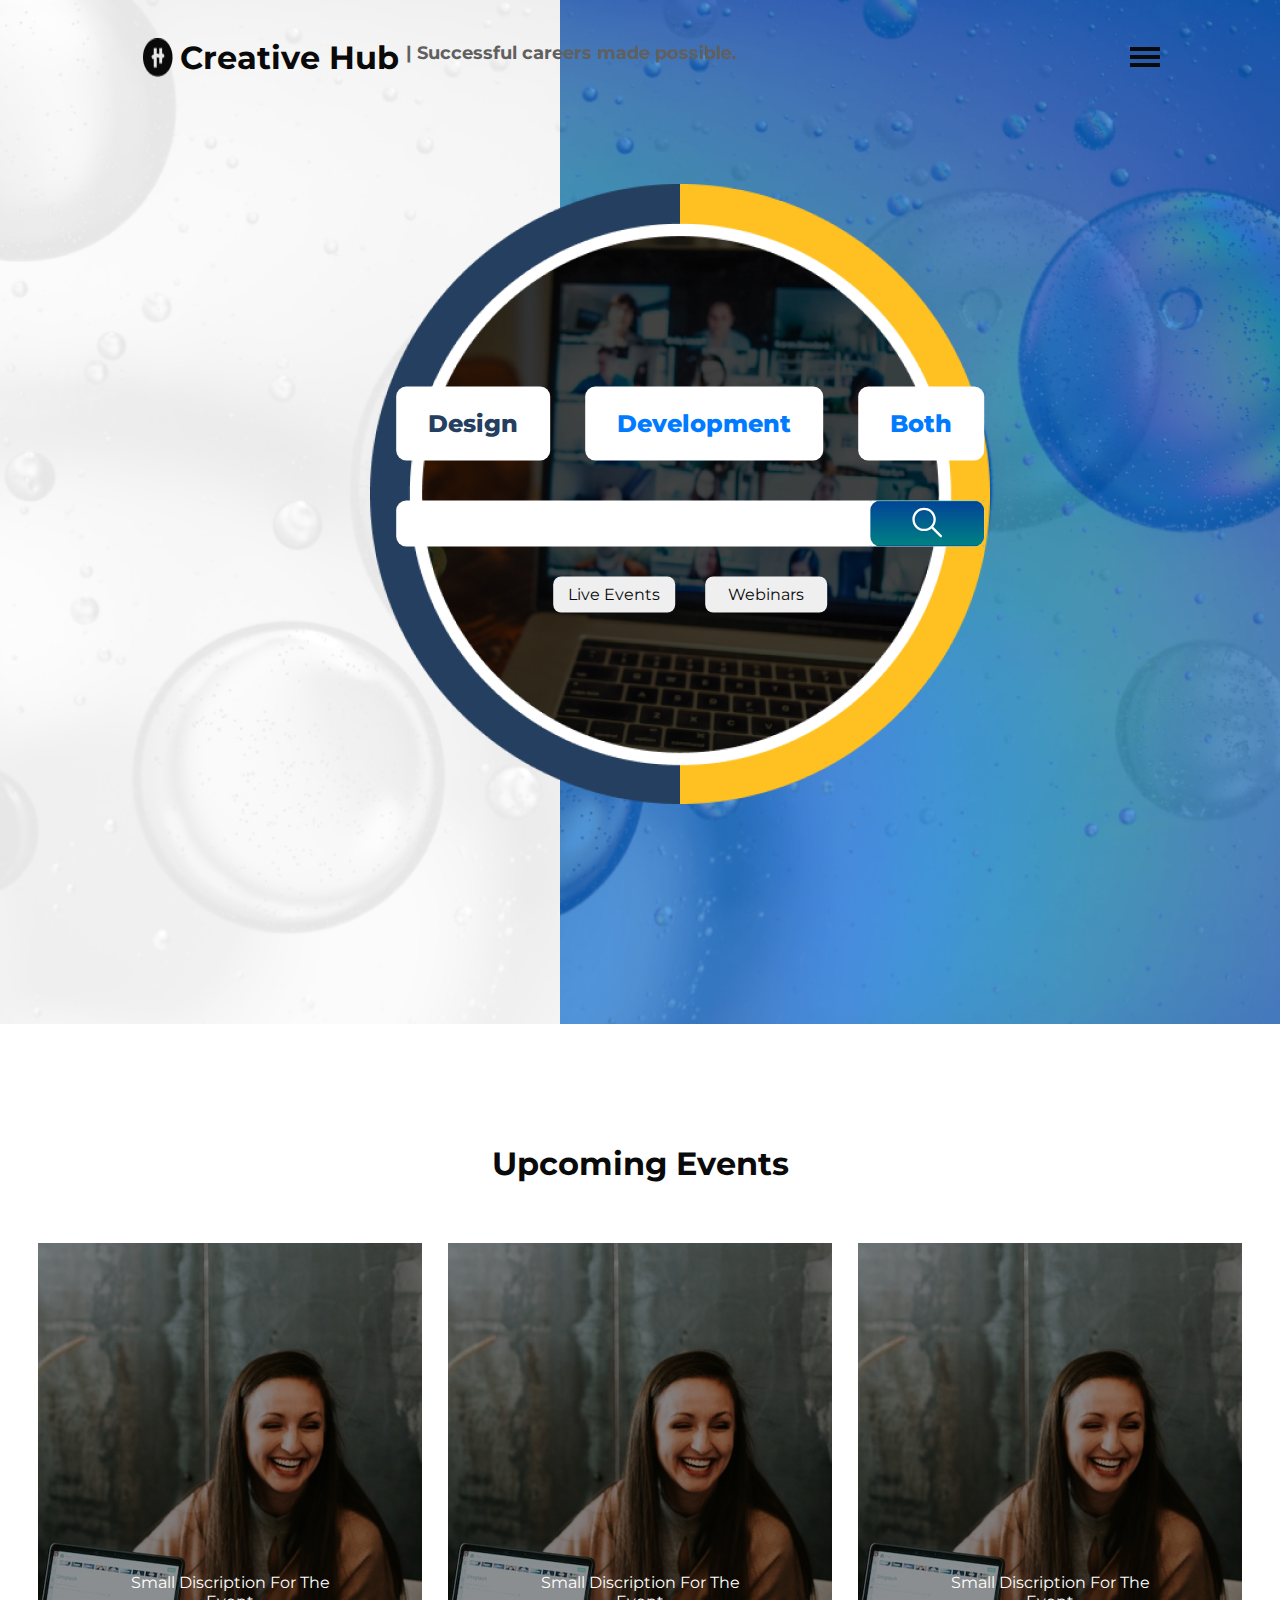
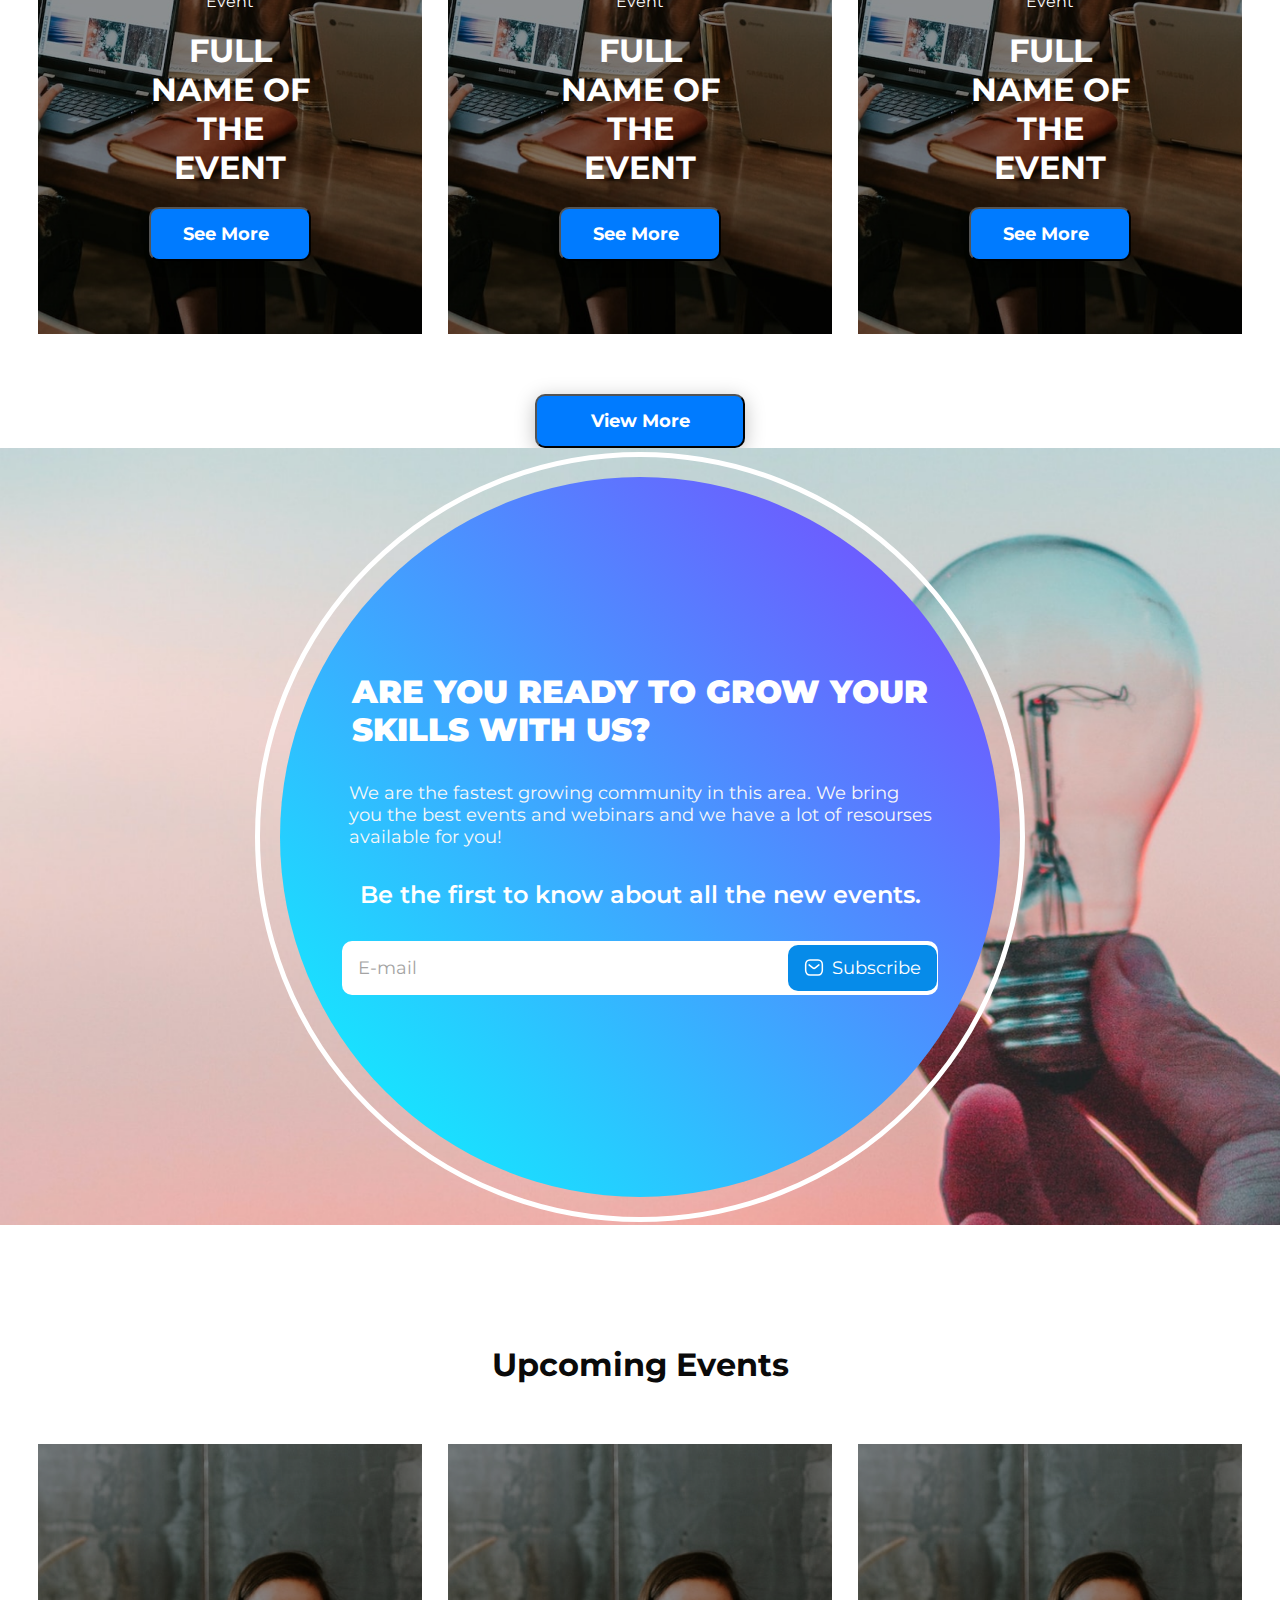
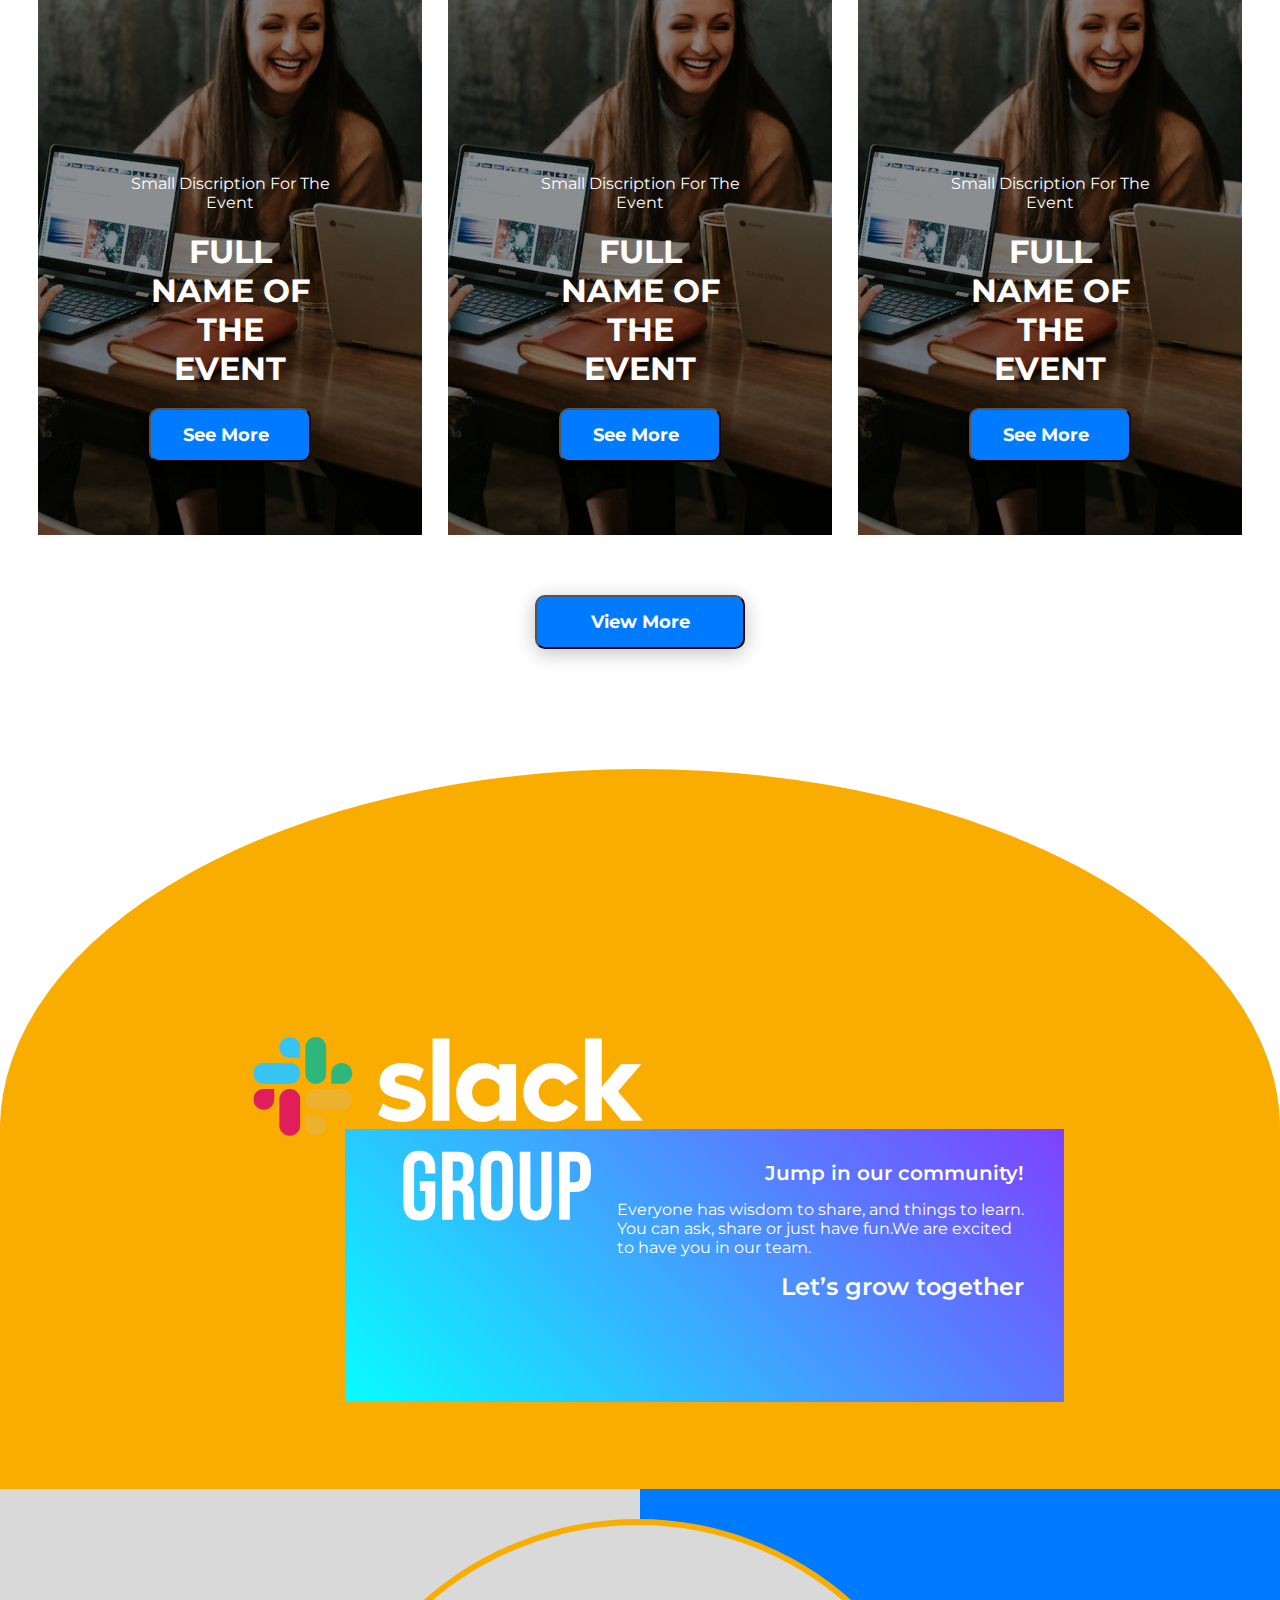
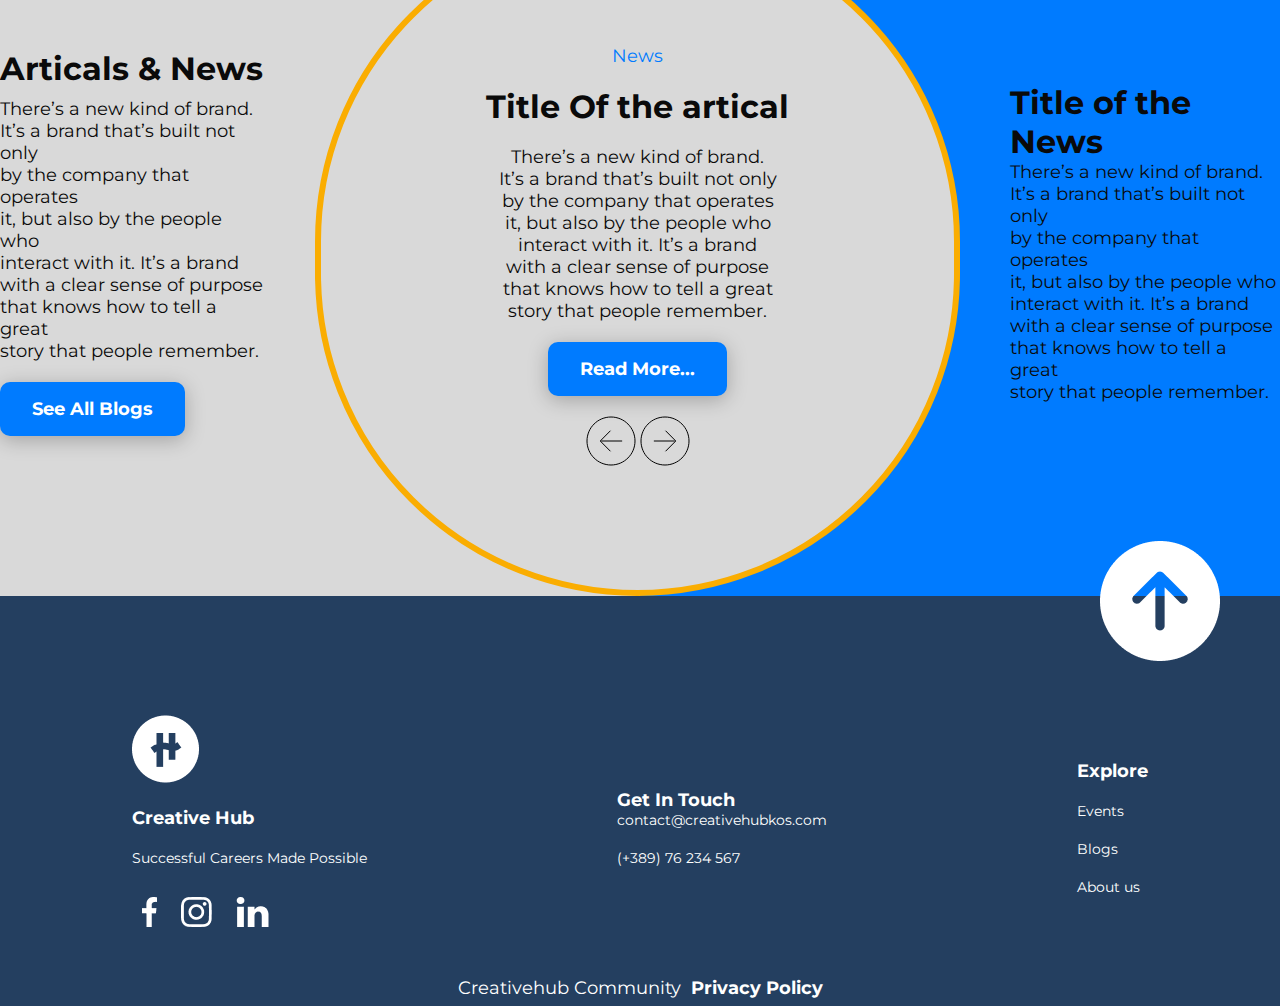
<file: events.html>
<!DOCTYPE html>
<html lang="en">
<head>
    <meta charset="UTF-8">
    <meta http-equiv="X-UA-Compatible" content="IE=edge">
    <meta name="viewport" content="width=device-width, initial-scale=1.0">
    <link rel="stylesheet" href="main.css">
    <link
  rel="stylesheet"
  href="https://cdn.jsdelivr.net/npm/swiper@10/swiper-bundle.min.css"
/>


    

    <style>
        @import url('https://fonts.googleapis.com/css2?family=DM+Sans:wght@500&family=Montserrat:ital,wght@0,500;0,700;1,200&display=swap');
      </style>
    <title>Creative Hub</title>
</head>

<body>
    <section>
        <div class="main-div">
            <div class="header-text">
                <img class="chlogo" src="./images/CHlogo.png">
                <h1 class="header-text-h1">Creative Hub</h1>
                <p class="header-text-p">| Successful careers made possible.</p>
                

            </div>

            <div class="hamburger-menu">
                <div class="burger-menu">
                    <div class="line"></div>
                    <div class="line"></div>
                    <div class="line"></div>
               
                </div>

                <div class="navbar " style="display: none;">
                    <ul class="navbar-menu">
                        <li><a href="#" class="nav-link">Menu</a></li>
                        <li><a href="aboutUs.html"class="nav-link">About</a></li>
                        <li><a href="events.html" class="nav-link">Events</a></li>
                        <li><a href="webinar.html"class="nav-link">Webinars</a></li>
                        <li><a href="blog.html"class="nav-link">Blog</a></li>
                    </ul>
                </div>
                <div class="menu-text" style="display: none;">
                    <h1 class="menu-h1">Get in Touch</h1>
                    <a href="mailto:contact@creativehubkos.com" class="email-link">contact@creativehubkos.com</a> 
                    <a href="tel:+38976123456" class="tel-number">+389 76 123 456</a>
                    <div class="icons">
                        <img src="./images/facebook.png">
                        <img src="./images/insta.png">
                        <a href="#"><img src="./images/linkdin.png"></a>
                    </div>
                </div>

    
            </div>

            
            

            
            





            
            <div class="header-circle-pic">
                <img class="circle-pic" src="./images/CirclePic.png">
                    
                    <div class="hidden-div" style="display: block;" >
                        
                            
                            <div class="hidden-buttons">
                                
                                <button class="first-button-event">Design</button>
                           <button class="second-button-event">Development</button>
                           <button class="third-button-event">Both</button>
                            </div>
                            <div class="search-bar">
                                <button class="search-button"><svg width="34" height="34" viewBox="0 0 34 34" fill="none" xmlns="http://www.w3.org/2000/svg">
                                    <path d="M13.8978 25.6219C7.43309 25.6219 2.17365 20.3624 2.17365 13.8977C2.17365 7.43303 7.43309 2.17358 13.8978 2.17358C20.3625 2.17358 25.6219 7.43303 25.6219 13.8977C25.6219 20.3624 20.3625 25.6219 13.8978 25.6219ZM13.8978 4.51841C8.72627 4.51841 4.51847 8.72621 4.51847 13.8977C4.51847 19.0692 8.72627 23.277 13.8978 23.277C19.0693 23.277 23.2771 19.0692 23.2771 13.8977C23.2771 8.72621 19.0705 4.51841 13.8978 4.51841Z" fill="white"/>
                                    <path d="M30.6539 31.8264C30.5 31.8265 30.3475 31.7963 30.2052 31.7373C30.063 31.6784 29.9338 31.5919 29.825 31.4829L20.8045 22.4623C20.6956 22.3535 20.6093 22.2242 20.5504 22.082C20.4915 21.9398 20.4612 21.7874 20.4612 21.6334C20.4612 21.4795 20.4915 21.327 20.5504 21.1848C20.6093 21.0426 20.6956 20.9134 20.8045 20.8045C20.9133 20.6957 21.0426 20.6093 21.1848 20.5504C21.327 20.4915 21.4794 20.4612 21.6334 20.4612C21.7873 20.4612 21.9398 20.4915 22.082 20.5504C22.2242 20.6093 22.3534 20.6957 22.4623 20.8045L31.4828 29.8251C31.6473 29.9888 31.7595 30.1977 31.805 30.4253C31.8505 30.6529 31.8274 30.8889 31.7386 31.1033C31.6498 31.3178 31.4993 31.501 31.3062 31.6297C31.1131 31.7584 30.886 31.8269 30.6539 31.8264Z" fill="white"/>
                                    </svg></button>
                                
                            </div>
                            
                            <div class="events-webinars">
                                <button class="webinar-btn">Live Events</button>
                                <button class="webinar-btn">Webinars</button>

                            </div>
                    </div>
            </div>

            

        </div>

    </section>
    
    <section class="section2">
        <h1 class="cards-h1">Upcoming Events</h1>

        <div class="cardContainer">
            <div id="card-template">

                <div class="card-image">
                    <img src="./images/womanpic.png">
                </div>

                <div class="card-content">
                    <p class="card-p">Small Discription For The Event
                    </p>
                    <h2 class="card-header">FULL NAME OF THE EVENT</h2>
                    <button class="card-btn">See More</button>
                    

                </div>
                
                
            </div>
            <div id="card-template">

                <div class="card-image">
                    <img src="./images/womanpic.png">
                </div>

                <div class="card-content">
                    <p class="card-p">Small Discription For The Event
                    </p>
                    <h2 class="card-header">FULL NAME OF THE EVENT</h2>
                    <button class="card-btn">See More</button>
                    

                </div>
                
                
            </div>
            <div id="card-template">

                <div class="card-image">
                    <img src="./images/womanpic.png">
                </div>

                <div class="card-content">
                    <p class="card-p">Small Discription For The Event
                    </p>
                    <h2 class="card-header">FULL NAME OF THE EVENT</h2>
                    <button class="card-btn">See More</button>
                    

                </div>
                
                
            </div>

        </div>
       


        <div class="cardContainer hiddencardContainer">
           
                <div id="card-template">
    
                    <div class="card-image">
                        <img src="./images/womanpic.png">
                    </div>
    
                    <div class="card-content">
                        <p class="card-p">Small Discription For The Event
                        </p>
                        <h2 class="card-header">FULL NAME OF THE EVENT</h2>
                        <button class="card-btn">See More</button>
                        
    
                    </div>
                    
                    
                    </div>

                    <div id="card-template">
    
                        <div class="card-image">
                            <img src="./images/womanpic.png">
                        </div>
        
                        <div class="card-content">
                            <p class="card-p">Small Discription For The Event
                            </p>
                            <h2 class="card-header">FULL NAME OF THE EVENT</h2>
                            <button class="card-btn">See More</button>
                            
        
                        </div>
                        
                        
                        </div>

                        <div id="card-template">
    
                            <div class="card-image">
                                <img src="./images/womanpic.png">
                            </div>
            
                            <div class="card-content">
                                <p class="card-p">Small Discription For The Event
                                </p>
                                <h2 class="card-header">FULL NAME OF THE EVENT</h2>
                                <button class="card-btn">See More</button>
                                
            
                            </div>
                            
                            
                            </div>

                            
              
        </div>
        
        <div class="viewAllbtn">
            <button class="viewMore-btn">View More</button>
        </div>


       


        
    </section>
    
    <section id="insideCircle ">
        <div class="lightbulb-container">
            <img class="lightbulb" src="./images/lightbulb.png">
       
        

        <div class="wrapper">
          
            <div class="circle-1">
                <div class="circle-2">
                    <div class="circle2-text">
                        <h3 class="circle2-header">Are you ready to grow your<br> skills with us?</h3>
                        <p class="circle2-p">We are the fastest growing community in this area. We bring<br> you the best events and webinars and we have a lot of resourses<br> available for you!</p>
                        <h4 class="circle-2-h4">Be the first to know about all the new events.</h4>
                        <div class="searchbar">
                            <p class="email">E-mail</p>
                            <button class="sub"><svg xmlns="http://www.w3.org/2000/svg" width="20" height="21" viewBox="0 0 20 21" fill="none">
                                <path d="M14.9188 7.87598L11.2161 10.8868C10.5165 11.4418 9.5322 11.4418 8.83262 10.8868L5.09863 7.87598" stroke="white" stroke-width="1.5" stroke-linecap="round" stroke-linejoin="round"/>
                                <path fill-rule="evenodd" clip-rule="evenodd" d="M14.0906 18C16.625 18.007 18.3332 15.9246 18.3332 13.3653V7.64168C18.3332 5.08235 16.625 3 14.0906 3H5.90912C3.37466 3 1.6665 5.08235 1.6665 7.64168V13.3653C1.6665 15.9246 3.37466 18.007 5.90912 18H14.0906Z" stroke="white" stroke-width="1.5" stroke-linecap="round" stroke-linejoin="round"/>
                              </svg>Subscribe</button>
                        </div>
                    </div>
                </div>
            </div>
        </div>
        </div>

    </section>

    
    <section class="section2">
        <h1 class="cards-h1">Upcoming Events</h1>

        <div class="cardContainer">
            <div id="card-template">

                <div class="card-image">
                    <img src="./images/womanpic.png">
                </div>

                <div class="card-content">
                    <p class="card-p">Small Discription For The Event
                    </p>
                    <h2 class="card-header">FULL NAME OF THE EVENT</h2>
                    <button class="card-btn">See More</button>
                    

                </div>
                
                
            </div>
            <div id="card-template">

                <div class="card-image">
                    <img src="./images/womanpic.png">
                </div>

                <div class="card-content">
                    <p class="card-p">Small Discription For The Event
                    </p>
                    <h2 class="card-header">FULL NAME OF THE EVENT</h2>
                    <button class="card-btn">See More</button>
                    

                </div>
                
                
            </div>
            <div id="card-template">

                <div class="card-image">
                    <img src="./images/womanpic.png">
                </div>

                <div class="card-content">
                    <p class="card-p">Small Discription For The Event
                    </p>
                    <h2 class="card-header">FULL NAME OF THE EVENT</h2>
                    <button class="card-btn">See More</button>
                    

                </div>
                
                
            </div>

        </div>
       


        <div class="cardContainer hiddencardContainer">
           
                <div id="card-template">
    
                    <div class="card-image">
                        <img src="./images/womanpic.png">
                    </div>
    
                    <div class="card-content">
                        <p class="card-p">Small Discription For The Event
                        </p>
                        <h2 class="card-header">FULL NAME OF THE EVENT</h2>
                        <button class="card-btn">See More</button>
                        
    
                    </div>
                    
                    
                    </div>

                    <div id="card-template">
    
                        <div class="card-image">
                            <img src="./images/womanpic.png">
                        </div>
        
                        <div class="card-content">
                            <p class="card-p">Small Discription For The Event
                            </p>
                            <h2 class="card-header">FULL NAME OF THE EVENT</h2>
                            <button class="card-btn">See More</button>
                            
        
                        </div>
                        
                        
                        </div>

                        <div id="card-template">
    
                            <div class="card-image">
                                <img src="./images/womanpic.png">
                            </div>
            
                            <div class="card-content">
                                <p class="card-p">Small Discription For The Event
                                </p>
                                <h2 class="card-header">FULL NAME OF THE EVENT</h2>
                                <button class="card-btn">See More</button>
                                
            
                            </div>
                            
                            
                            </div>

                            
              
        </div>
        
        <div class="viewAllbtn">
            <button class="viewMore-btn">View More</button>
        </div>
    </section>



    <section>
        <div class="slackWrapper">
            <div class="half-circle">
                <img src="./images/slackfinal.png">
                
                <svg class="group" style="display: block"  xmlns="http://www.w3.org/2000/svg" width="188" height="71" viewBox="0 0 188 71" fill="none">
                    <path d="M16.3299 70.5995C11.1534 70.5995 7.20631 69.1436 4.48863 66.2318C1.77095 63.2553 0.412109 59.017 0.412109 53.5169V17.7989C0.412109 12.2988 1.77095 8.09287 4.48863 5.18107C7.20631 2.20456 11.1534 0.716309 16.3299 0.716309C21.5065 0.716309 25.4536 2.20456 28.1713 5.18107C30.8889 8.09287 32.2478 12.2988 32.2478 17.7989V23.6225H22.1535V17.1194C22.1535 12.6547 20.3094 10.4223 16.6211 10.4223C12.9328 10.4223 11.0887 12.6547 11.0887 17.1194V54.2934C11.0887 58.6935 12.9328 60.8935 16.6211 60.8935C20.3094 60.8935 22.1535 58.6935 22.1535 54.2934V40.9962H16.8152V31.2902H32.2478V53.5169C32.2478 59.017 30.8889 63.2553 28.1713 66.2318C25.4536 69.1436 21.5065 70.5995 16.3299 70.5995Z" fill="white"/>
                    <path d="M39.1026 1.68691H54.9234C60.4235 1.68691 64.4353 2.98104 66.9588 5.56931C69.4824 8.09286 70.7442 12.0076 70.7442 17.3136V21.4871C70.7442 28.5402 68.4147 33.0049 63.7559 34.8814V35.0755C66.3441 35.852 68.1559 37.4373 69.1912 39.8315C70.2912 42.2256 70.8412 45.4286 70.8412 49.4404V61.3788C70.8412 63.32 70.9059 64.9053 71.0354 66.1347C71.1648 67.2994 71.4883 68.4641 72.006 69.6289H61.1352C60.747 68.5289 60.4882 67.4936 60.3588 66.523C60.2294 65.5524 60.1646 63.8053 60.1646 61.2817V48.858C60.1646 45.7521 59.647 43.5845 58.6117 42.355C57.6411 41.1256 55.9264 40.5109 53.4675 40.5109H49.7792V69.6289H39.1026V1.68691ZM53.6616 30.8049C55.7969 30.8049 57.3823 30.2549 58.4176 29.1549C59.5176 28.0549 60.0676 26.2107 60.0676 23.6225V18.3812C60.0676 15.9224 59.6146 14.1429 58.7087 13.0429C57.8676 11.9429 56.5087 11.3929 54.6322 11.3929H49.7792V30.8049H53.6616Z" fill="white"/>
                    <path d="M93.6814 70.5995C88.4402 70.5995 84.4284 69.1112 81.646 66.1347C78.8636 63.1582 77.4724 58.9523 77.4724 53.5169V17.7989C77.4724 12.3635 78.8636 8.15757 81.646 5.18107C84.4284 2.20456 88.4402 0.716309 93.6814 0.716309C98.9227 0.716309 102.934 2.20456 105.717 5.18107C108.499 8.15757 109.89 12.3635 109.89 17.7989V53.5169C109.89 58.9523 108.499 63.1582 105.717 66.1347C102.934 69.1112 98.9227 70.5995 93.6814 70.5995ZM93.6814 60.8935C97.3697 60.8935 99.2138 58.6611 99.2138 54.1963V17.1194C99.2138 12.6547 97.3697 10.4223 93.6814 10.4223C89.9931 10.4223 88.149 12.6547 88.149 17.1194V54.1963C88.149 58.6611 89.9931 60.8935 93.6814 60.8935Z" fill="white"/>
                    <path d="M132.64 70.5995C127.464 70.5995 123.517 69.1436 120.799 66.2318C118.081 63.2553 116.723 59.017 116.723 53.5169V1.68691H127.399V54.2934C127.399 56.6228 127.852 58.3052 128.758 59.3405C129.729 60.3758 131.087 60.8935 132.834 60.8935C134.582 60.8935 135.908 60.3758 136.814 59.3405C137.785 58.3052 138.27 56.6228 138.27 54.2934V1.68691H148.558V53.5169C148.558 59.017 147.199 63.2553 144.482 66.2318C141.764 69.1436 137.817 70.5995 132.64 70.5995Z" fill="white"/>
                    <path d="M156.162 1.68691H171.886C177.192 1.68691 181.171 3.11045 183.824 5.95755C186.477 8.80464 187.804 12.9782 187.804 18.4783V25.1754C187.804 30.6755 186.477 34.8491 183.824 37.6962C181.171 40.5432 177.192 41.9668 171.886 41.9668H166.839V69.6289H156.162V1.68691ZM171.886 32.2608C173.633 32.2608 174.927 31.7755 175.768 30.8049C176.674 29.8343 177.127 28.1843 177.127 25.8548V17.7989C177.127 15.4694 176.674 13.8194 175.768 12.8488C174.927 11.8782 173.633 11.3929 171.886 11.3929H166.839V32.2608H171.886Z" fill="white"/>
                  </svg>
                  
            </div>
            <div class="blutext-wrapper">
                <div class="blutext">
                <p class="bluep1">Jump in our community!</p>
                <p class="bluep2">Everyone has wisdom to share, and things to learn.<br>
                    You can ask, share or just have fun.We are excited <br>
                    to have you in our team.</p>
                    <p class="bluep3">Let’s grow together</p>
              </div>
            </div>
            
           
        </div>

        
      
            
      
    </section>

    <section id="articleSection">

        <div class="article-wrapper">
            <div class="article1">
                <h2 class="article-header">Articals & News</h2>
                <p class="articleP">There’s a new kind of brand.<br> It’s a brand that’s built not only<br> by the company that operates<br> it, but also by the people who <br>interact with it. It’s a brand<br> with a clear sense of purpose<br> that knows how to tell a great<br> story that people remember.
                </p>
                <button class="article1-btn">See All Blogs</button>

            </div>
            <div class="mid-circle">
                <p class="news-article">News</p>
                <h2 class="article-mid-circle">
                    Title Of the artical
                </h2>
                <p class="articleP">There’s a new kind of brand.<br> It’s a brand that’s built not only<br> by the company that operates<br> it, but also by the people who <br>interact with it. It’s a brand<br> with a clear sense of purpose<br> that knows how to tell a great<br> story that people remember.
                </p>
                <button class="article-btn">Read More...</button>
                <div class="doublesvg">
                    <svg xmlns="http://www.w3.org/2000/svg" width="50" height="50" viewBox="0 0 50 50" fill="none">
                        <path d="M24.1725 35L14.25 25L24.1725 15M15.6287 25H35.75" stroke="black" stroke-linecap="round" stroke-linejoin="round"/>
                        <path d="M49 25C49 11.75 38.25 1 25 1C11.75 1 1 11.75 1 25C1 38.25 11.75 49 25 49C38.25 49 49 38.25 49 25Z" stroke="black" stroke-miterlimit="10"/>
                      </svg>
                      <svg xmlns="http://www.w3.org/2000/svg" width="50" height="50" viewBox="0 0 50 50" fill="none">
                        <path d="M25.8275 15L35.75 25L25.8275 35M34.3713 25L14.25 25" stroke="black" stroke-linecap="round" stroke-linejoin="round"/>
                        <path d="M1 25C1 38.25 11.75 49 25 49C38.25 49 49 38.25 49 25C49 11.75 38.25 0.999999 25 0.999998C11.75 0.999997 1 11.75 1 25Z" stroke="black" stroke-miterlimit="10"/>
                      </svg>
                </div>
                
            </div>


            <div class="article-3">
                <h2 class="titlenews">Title of the News</h2>
                <p class="articleP">There’s a new kind of brand.<br> It’s a brand that’s built not only<br> by the company that operates<br> it, but also by the people who <br>interact with it. It’s a brand<br> with a clear sense of purpose<br> that knows how to tell a great<br> story that people remember.
                </p>
            </div>
        </div>
        
    </section>






    <section id="footer">
        <div class="main-footer">
            <div class="footer-content">
                <img src="images/On dark.png">
                <p class="footerH">Creative Hub</p>
                <p class="footerp1">Successful Careers Made Possible</p>
                <div class="logosFooter">
                    <img class="footerlogo" src="./images/facebook.png">
                    <img  class=footerlogo src="./images/insta.png">
                    <img class="footerlogo" src="./images/linkdin.png">

                </div>
            </div>
            <div class="footer-content-2">
                <p class="footerp2">Get In Touch</p>
                <a class="emailfooter" href="mailto:contact@creativehubkos.com" >contact@creativehubkos.com</a>
                <p class="telnumber">(+389) 76 234 567</p>
            </div>

            <div class="footer-content-3">
                <h2 class="footerh3">Explore</h2>
                <p class="footerp3">Events</p>
                <p class="footerp3">Blogs</p>
                <p class="footerp3">About us</p>
                


            </div>
            <div class="footerpolicy">
                <p class="footer-com">
                    Creativehub Community
                </p>
                <p class="footer-policy">Privacy Policy</p>
            </div>
            
        </div>
        <img class="scroll-arrow" src="./images/Scrol web.png">

     

       
    </section>


</body>

<script src="https://cdn.jsdelivr.net/npm/swiper@10/swiper-bundle.min.js">

</script>

<script  src="script.js">


</script>
</html>
</file>
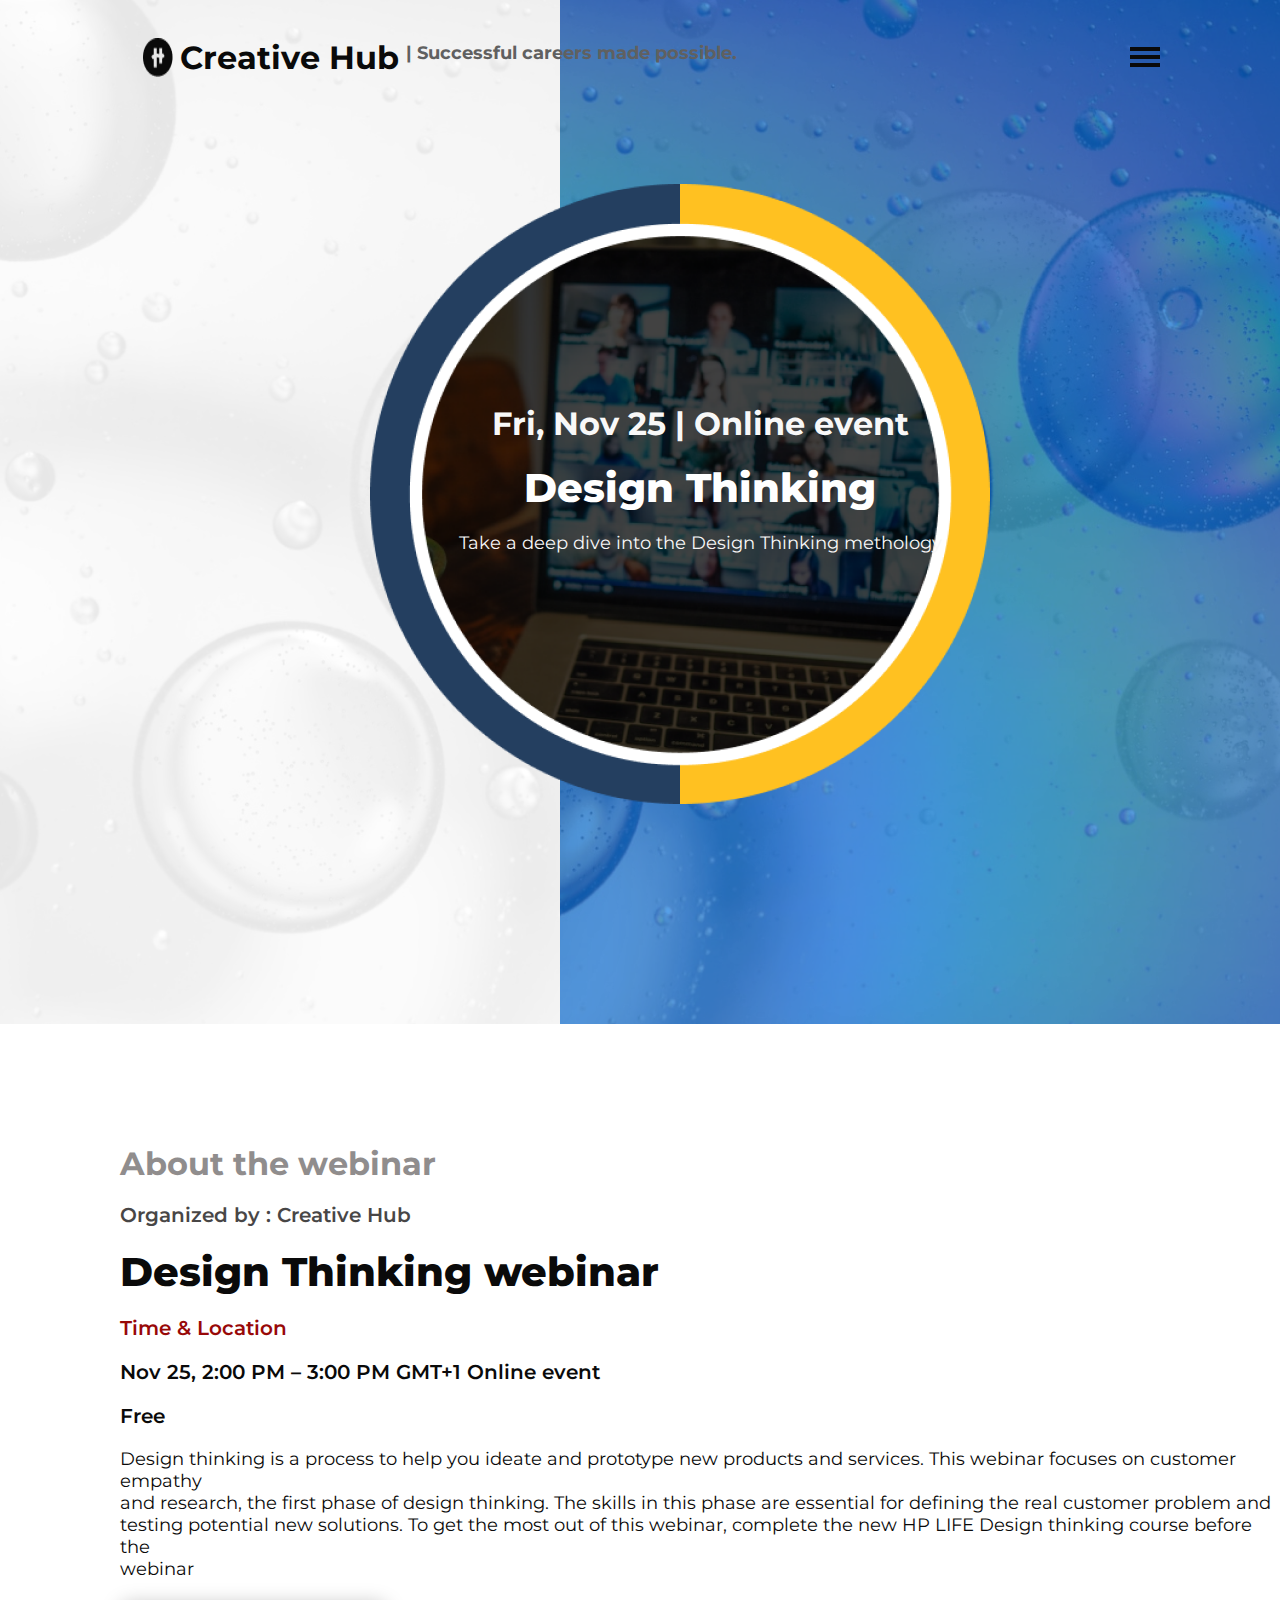
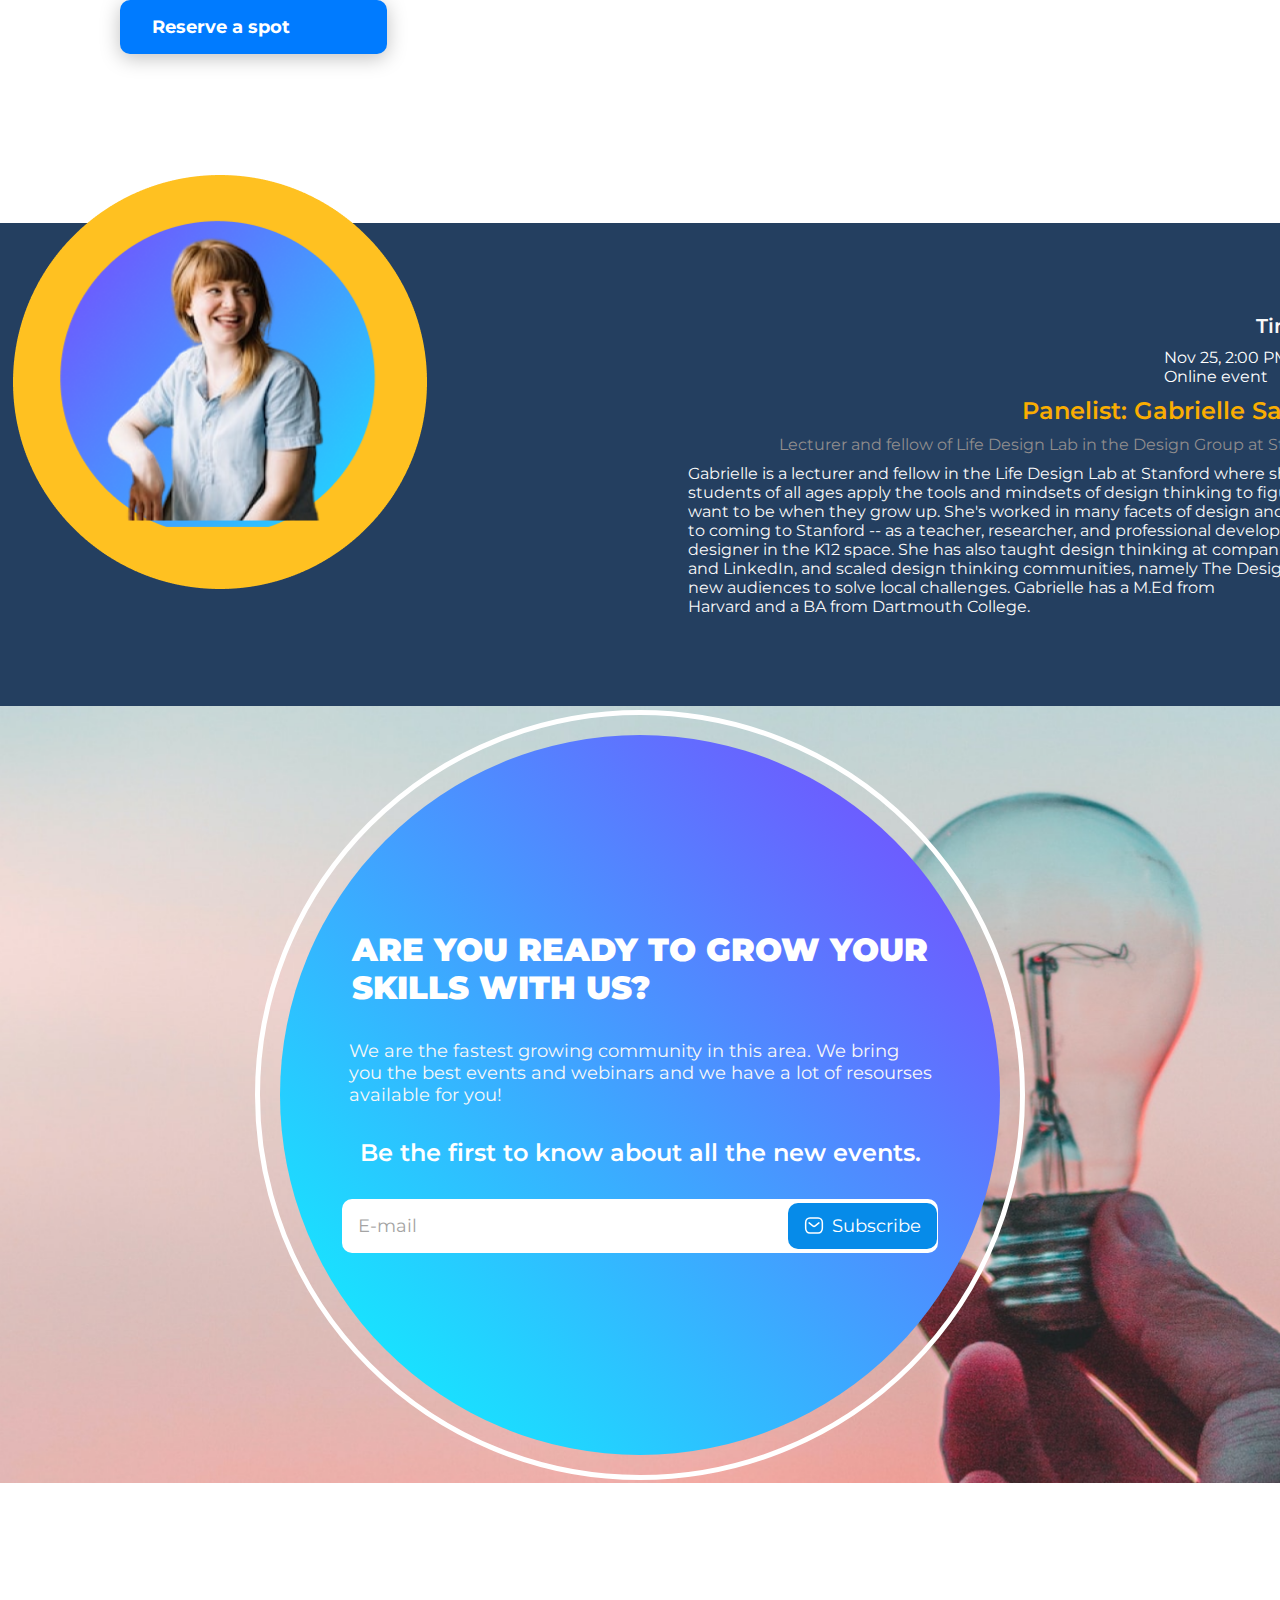
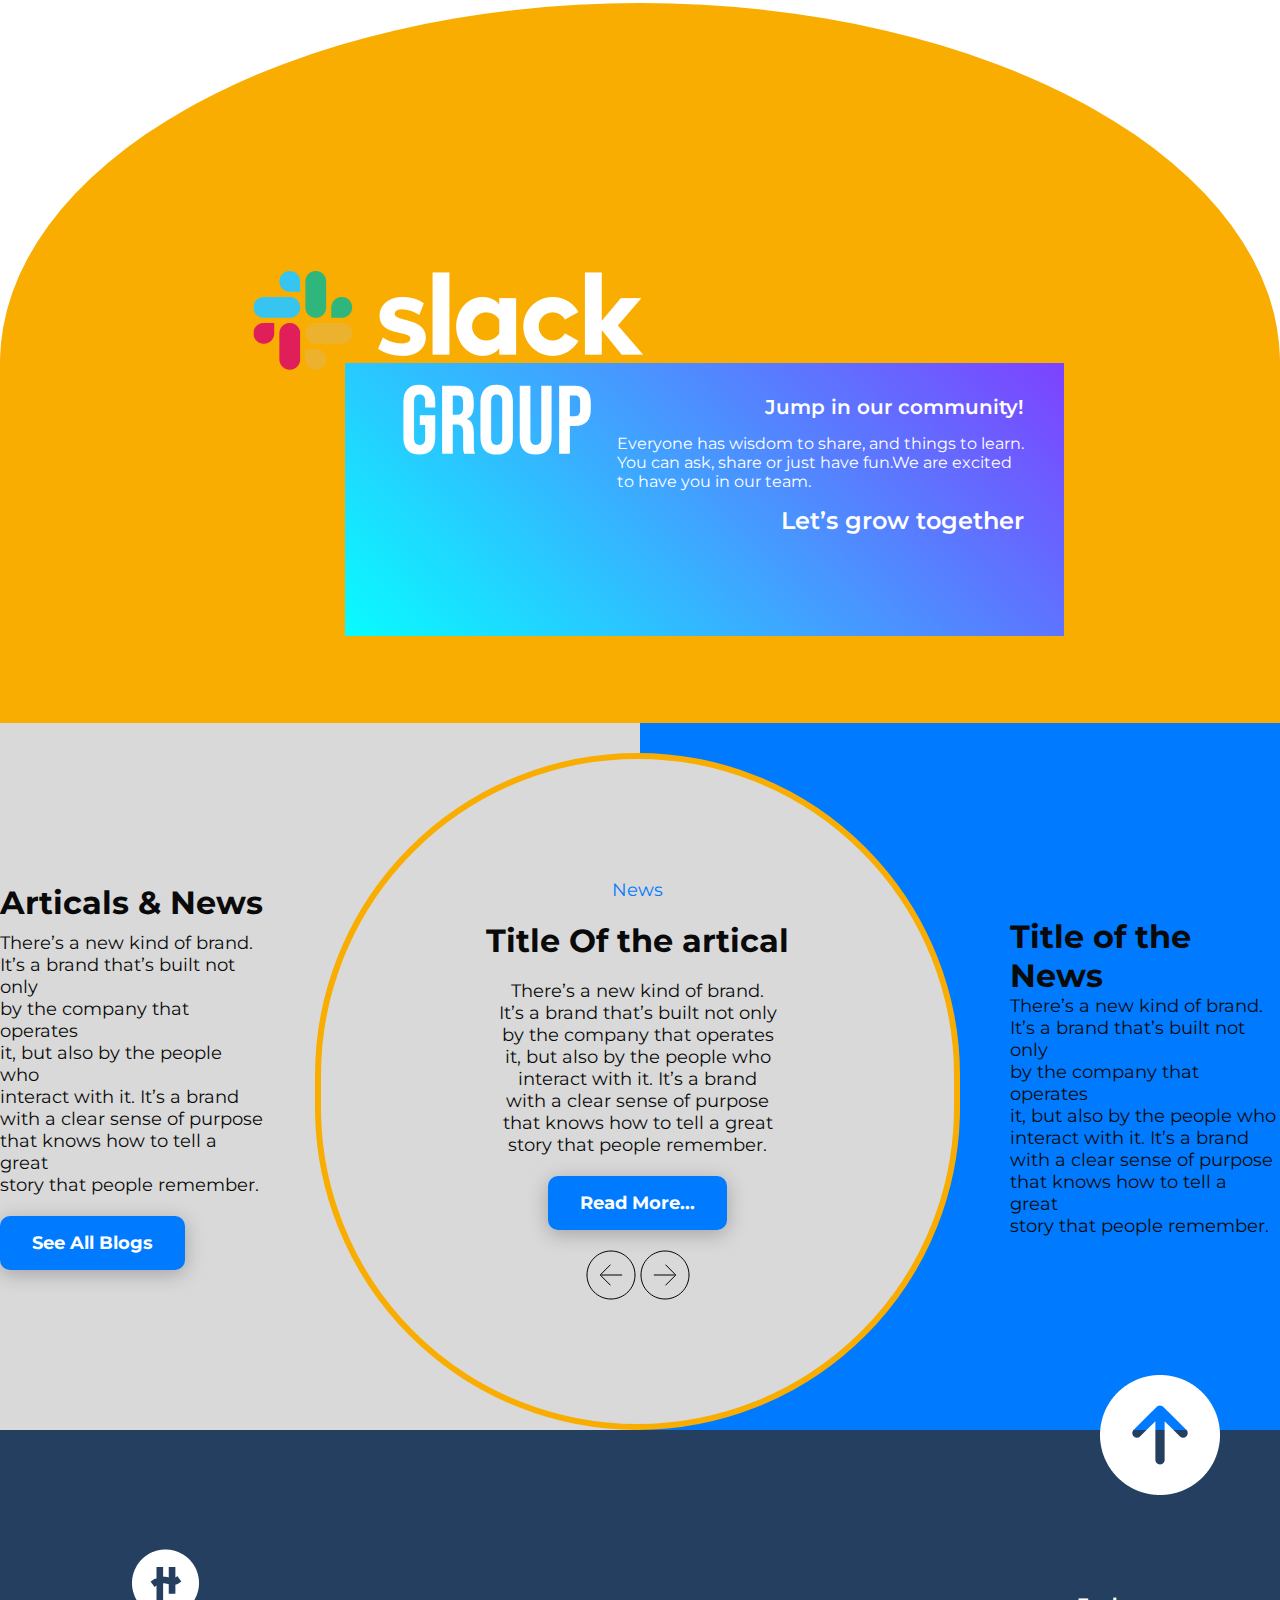
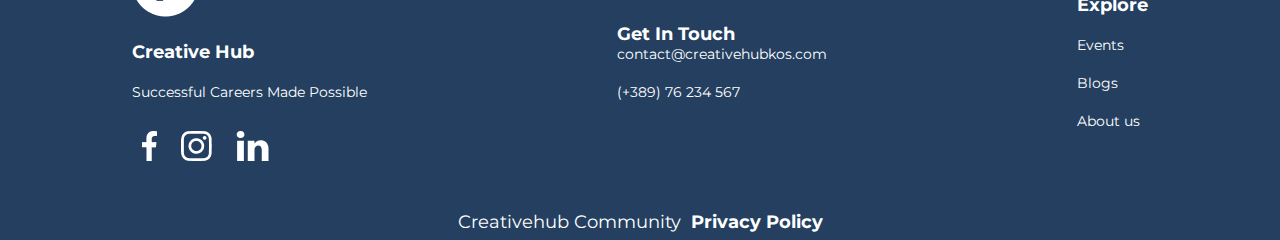
<file: webinar.html>
<!DOCTYPE html>
<html lang="en">
<head>
    <meta charset="UTF-8">
    <meta http-equiv="X-UA-Compatible" content="IE=edge">
    <meta name="viewport" content="width=device-width, initial-scale=1.0">
    <link rel="stylesheet" href="main.css">
    <link
  rel="stylesheet"
  href="https://cdn.jsdelivr.net/npm/swiper@10/swiper-bundle.min.css"
/>


    

    <style>
        @import url('https://fonts.googleapis.com/css2?family=DM+Sans:wght@500&family=Montserrat:ital,wght@0,500;0,700;1,200&display=swap');
      </style>
    <title>Creative Hub</title>
</head>



<body>
    <section>
        <div class="main-div">
            <div class="header-text">
                <img class="chlogo" src="./images/CHlogo.png">
                <h1 class="header-text-h1">Creative Hub</h1>
                <p class="header-text-p">| Successful careers made possible.</p>
                

            </div>

            <div class="hamburger-menu">
                <div class="burger-menu">
                    <div class="line"></div>
                    <div class="line"></div>
                    <div class="line"></div>
               
                </div>

                <div class="navbar " style="display: none;">
                    <ul class="navbar-menu">
                        <li><a href="#" class="nav-link">Menu</a></li>
                        <li><a href="aboutUs.html"class="nav-link">About</a></li>
                        <li><a href="#"class="nav-link">Events</a></li>
                        <li><a href="webinar.html"class="nav-link">Webinars</a></li>
                        <li><a href="blog.html"class="nav-link">Blog</a></li>
                    </ul>
                </div>
                <div class="menu-text" style="display: none;">
                    <h1 class="menu-h1">Get in Touch</h1>
                    <a href="mailto:contact@creativehubkos.com" class="email-link">contact@creativehubkos.com</a> 
                    <a href="tel:+38976123456" class="tel-number">+389 76 123 456</a>
                    <div class="icons">
                        <img src="./images/facebook.png">
                        <img src="./images/insta.png">
                        <a href="#"><img src="./images/linkdin.png"></a>
                    </div>
                </div>

    
            </div>

            
            

            
            





            
            <div class="header-circle-pic">
                <img class="circle-pic" src="./images/CirclePic.png">

                <div class="webinar-text2 container">
                <p class="selected-webinar-p">Fri, Nov 25 | Online event</p>
                <h2 class="selected-webinar-h2">Design Thinking</h2>
                <p class="selected-webinar-p2">Take a deep dive into the Design Thinking methology</p>
                </div>
             

                    
                    <div class="hidden-div" >
                        
                            
                            <div class="hidden-buttons">
                                
                                <button class="first-button-event">Design</button>
                           <button class="second-button-event">Development</button>
                           <button class="third-button-event">Both</button>
                            </div>
                            <div class="search-bar">
                                <button class="search-button"><svg width="34" height="34" viewBox="0 0 34 34" fill="none" xmlns="http://www.w3.org/2000/svg">
                                    <path d="M13.8978 25.6219C7.43309 25.6219 2.17365 20.3624 2.17365 13.8977C2.17365 7.43303 7.43309 2.17358 13.8978 2.17358C20.3625 2.17358 25.6219 7.43303 25.6219 13.8977C25.6219 20.3624 20.3625 25.6219 13.8978 25.6219ZM13.8978 4.51841C8.72627 4.51841 4.51847 8.72621 4.51847 13.8977C4.51847 19.0692 8.72627 23.277 13.8978 23.277C19.0693 23.277 23.2771 19.0692 23.2771 13.8977C23.2771 8.72621 19.0705 4.51841 13.8978 4.51841Z" fill="white"/>
                                    <path d="M30.6539 31.8264C30.5 31.8265 30.3475 31.7963 30.2052 31.7373C30.063 31.6784 29.9338 31.5919 29.825 31.4829L20.8045 22.4623C20.6956 22.3535 20.6093 22.2242 20.5504 22.082C20.4915 21.9398 20.4612 21.7874 20.4612 21.6334C20.4612 21.4795 20.4915 21.327 20.5504 21.1848C20.6093 21.0426 20.6956 20.9134 20.8045 20.8045C20.9133 20.6957 21.0426 20.6093 21.1848 20.5504C21.327 20.4915 21.4794 20.4612 21.6334 20.4612C21.7873 20.4612 21.9398 20.4915 22.082 20.5504C22.2242 20.6093 22.3534 20.6957 22.4623 20.8045L31.4828 29.8251C31.6473 29.9888 31.7595 30.1977 31.805 30.4253C31.8505 30.6529 31.8274 30.8889 31.7386 31.1033C31.6498 31.3178 31.4993 31.501 31.3062 31.6297C31.1131 31.7584 30.886 31.8269 30.6539 31.8264Z" fill="white"/>
                                    </svg></button>
                                
                            </div>
                            
                            <div class="events-webinars">
                                <button class="webinar-btn">Live Events</button>
                                <button class="webinar-btn">Webinars</button>

                            </div>
                    </div>
            </div>

            

        </div>

    </section>

    <section>

        <div class="about-webinar-wrapper container ">
            <div class="about-webinar-text-wrapper">

                <h1 class="about-webinar-h1">About the webinar</h1>
                <p class="about-webinar-p1">Organized by : Creative Hub</p>
                <h1 class="about-webinar-h2">Design Thinking webinar</h1>
                <p class="about-webinar-p2">Time & Location</p>
                <p class="about-webinar-date">Nov 25, 2:00 PM – 3:00 PM GMT+1
                    Online event</p>
                    <p class="about-webinar-p3">Free</p>
                    <p class="about-webinar-p4">Design thinking is a process to help you ideate and prototype new products and services. This webinar focuses on customer empathy<br> and research, the first phase of design thinking. The skills in this phase are essential for defining the real customer problem and<br> testing potential new solutions. To get the most out of this webinar, complete the new HP LIFE Design thinking course before the<br> webinar</p>
                    <btn class="about-webinar-btn">Reserve a spot</btn>
            </div>
           
        </div>


        <div class="panelist-wrapper">
            <div class="panelistImages">
                
                <img class="panImg" src="./images/Ellipse 6102.png">
                    <img class="panImg3" src="./images/realblue.png">
                    <img class="panImg2" src="./images/Aleksandra 2.png">
                    

                
              
            <div class="panelist-text-main-div">
                <h2 class="panelist-h2">Time & Location</h2>
                <p class="panelist-p-date">Nov 25, 2:00 PM – 3:00 PM GMT+1<br>
                    Online event</p>
                    <p class="panelist-author-name">Panelist: Gabrielle Santa-Donato</p>
                    <p class="panelist-p-paragraph">Lecturer and fellow of Life Design Lab in the Design Group at Stanford University.</p>
                    <p class="panelist-p2-paragraph">Gabrielle is a lecturer and fellow in the Life Design Lab at Stanford where she helps<br> students of all ages apply the tools and mindsets of design thinking to figure out what they<br> want to be when they grow up. She's worked in many facets of design and education prior<br> to coming to Stanford -- as a teacher, researcher, and professional development program<br> designer in the K12 space. She has also taught design thinking at companies like Deloitte<br> and LinkedIn, and scaled design thinking communities, namely The Design Gym, to train<br> new audiences to solve local challenges. Gabrielle has a M.Ed from<br> Harvard and a BA from Dartmouth College.
                    </p>

            </div>
        </div>

        </div>
       

    </section>

    <section id="insideCircle ">
        <div class="lightbulb-container">
            <img class="lightbulb" src="./images/lightbulb.png">
       
        

        <div class="wrapper">
          
            <div class="circle-1">
                <div class="circle-2">
                    <div class="circle2-text">
                        <h3 class="circle2-header">Are you ready to grow your<br> skills with us?</h3>
                        <p class="circle2-p">We are the fastest growing community in this area. We bring<br> you the best events and webinars and we have a lot of resourses<br> available for you!</p>
                        <h4 class="circle-2-h4">Be the first to know about all the new events.</h4>
                        <div class="searchbar">
                            <p class="email">E-mail</p>
                            <button class="sub"><svg xmlns="http://www.w3.org/2000/svg" width="20" height="21" viewBox="0 0 20 21" fill="none">
                                <path d="M14.9188 7.87598L11.2161 10.8868C10.5165 11.4418 9.5322 11.4418 8.83262 10.8868L5.09863 7.87598" stroke="white" stroke-width="1.5" stroke-linecap="round" stroke-linejoin="round"/>
                                <path fill-rule="evenodd" clip-rule="evenodd" d="M14.0906 18C16.625 18.007 18.3332 15.9246 18.3332 13.3653V7.64168C18.3332 5.08235 16.625 3 14.0906 3H5.90912C3.37466 3 1.6665 5.08235 1.6665 7.64168V13.3653C1.6665 15.9246 3.37466 18.007 5.90912 18H14.0906Z" stroke="white" stroke-width="1.5" stroke-linecap="round" stroke-linejoin="round"/>
                              </svg>Subscribe</button>
                        </div>
                    </div>
                </div>
            </div>
        </div>
        </div>

    </section>
    
    <section>
        <div class="slackWrapper">
            <div class="half-circle">
                <img src="./images/slackfinal.png">
                
                <svg class="group" style="display: block"  xmlns="http://www.w3.org/2000/svg" width="188" height="71" viewBox="0 0 188 71" fill="none">
                    <path d="M16.3299 70.5995C11.1534 70.5995 7.20631 69.1436 4.48863 66.2318C1.77095 63.2553 0.412109 59.017 0.412109 53.5169V17.7989C0.412109 12.2988 1.77095 8.09287 4.48863 5.18107C7.20631 2.20456 11.1534 0.716309 16.3299 0.716309C21.5065 0.716309 25.4536 2.20456 28.1713 5.18107C30.8889 8.09287 32.2478 12.2988 32.2478 17.7989V23.6225H22.1535V17.1194C22.1535 12.6547 20.3094 10.4223 16.6211 10.4223C12.9328 10.4223 11.0887 12.6547 11.0887 17.1194V54.2934C11.0887 58.6935 12.9328 60.8935 16.6211 60.8935C20.3094 60.8935 22.1535 58.6935 22.1535 54.2934V40.9962H16.8152V31.2902H32.2478V53.5169C32.2478 59.017 30.8889 63.2553 28.1713 66.2318C25.4536 69.1436 21.5065 70.5995 16.3299 70.5995Z" fill="white"/>
                    <path d="M39.1026 1.68691H54.9234C60.4235 1.68691 64.4353 2.98104 66.9588 5.56931C69.4824 8.09286 70.7442 12.0076 70.7442 17.3136V21.4871C70.7442 28.5402 68.4147 33.0049 63.7559 34.8814V35.0755C66.3441 35.852 68.1559 37.4373 69.1912 39.8315C70.2912 42.2256 70.8412 45.4286 70.8412 49.4404V61.3788C70.8412 63.32 70.9059 64.9053 71.0354 66.1347C71.1648 67.2994 71.4883 68.4641 72.006 69.6289H61.1352C60.747 68.5289 60.4882 67.4936 60.3588 66.523C60.2294 65.5524 60.1646 63.8053 60.1646 61.2817V48.858C60.1646 45.7521 59.647 43.5845 58.6117 42.355C57.6411 41.1256 55.9264 40.5109 53.4675 40.5109H49.7792V69.6289H39.1026V1.68691ZM53.6616 30.8049C55.7969 30.8049 57.3823 30.2549 58.4176 29.1549C59.5176 28.0549 60.0676 26.2107 60.0676 23.6225V18.3812C60.0676 15.9224 59.6146 14.1429 58.7087 13.0429C57.8676 11.9429 56.5087 11.3929 54.6322 11.3929H49.7792V30.8049H53.6616Z" fill="white"/>
                    <path d="M93.6814 70.5995C88.4402 70.5995 84.4284 69.1112 81.646 66.1347C78.8636 63.1582 77.4724 58.9523 77.4724 53.5169V17.7989C77.4724 12.3635 78.8636 8.15757 81.646 5.18107C84.4284 2.20456 88.4402 0.716309 93.6814 0.716309C98.9227 0.716309 102.934 2.20456 105.717 5.18107C108.499 8.15757 109.89 12.3635 109.89 17.7989V53.5169C109.89 58.9523 108.499 63.1582 105.717 66.1347C102.934 69.1112 98.9227 70.5995 93.6814 70.5995ZM93.6814 60.8935C97.3697 60.8935 99.2138 58.6611 99.2138 54.1963V17.1194C99.2138 12.6547 97.3697 10.4223 93.6814 10.4223C89.9931 10.4223 88.149 12.6547 88.149 17.1194V54.1963C88.149 58.6611 89.9931 60.8935 93.6814 60.8935Z" fill="white"/>
                    <path d="M132.64 70.5995C127.464 70.5995 123.517 69.1436 120.799 66.2318C118.081 63.2553 116.723 59.017 116.723 53.5169V1.68691H127.399V54.2934C127.399 56.6228 127.852 58.3052 128.758 59.3405C129.729 60.3758 131.087 60.8935 132.834 60.8935C134.582 60.8935 135.908 60.3758 136.814 59.3405C137.785 58.3052 138.27 56.6228 138.27 54.2934V1.68691H148.558V53.5169C148.558 59.017 147.199 63.2553 144.482 66.2318C141.764 69.1436 137.817 70.5995 132.64 70.5995Z" fill="white"/>
                    <path d="M156.162 1.68691H171.886C177.192 1.68691 181.171 3.11045 183.824 5.95755C186.477 8.80464 187.804 12.9782 187.804 18.4783V25.1754C187.804 30.6755 186.477 34.8491 183.824 37.6962C181.171 40.5432 177.192 41.9668 171.886 41.9668H166.839V69.6289H156.162V1.68691ZM171.886 32.2608C173.633 32.2608 174.927 31.7755 175.768 30.8049C176.674 29.8343 177.127 28.1843 177.127 25.8548V17.7989C177.127 15.4694 176.674 13.8194 175.768 12.8488C174.927 11.8782 173.633 11.3929 171.886 11.3929H166.839V32.2608H171.886Z" fill="white"/>
                  </svg>
                  
            </div>
            <div class="blutext-wrapper">
                <div class="blutext">
                <p class="bluep1">Jump in our community!</p>
                <p class="bluep2">Everyone has wisdom to share, and things to learn.<br>
                    You can ask, share or just have fun.We are excited <br>
                    to have you in our team.</p>
                    <p class="bluep3">Let’s grow together</p>
              </div>
            </div>
            
           
        </div>

        
      
            
      
    </section>

    <section id="articleSection">

        <div class="article-wrapper">
            <div class="article1">
                <h2 class="article-header">Articals & News</h2>
                <p class="articleP">There’s a new kind of brand.<br> It’s a brand that’s built not only<br> by the company that operates<br> it, but also by the people who <br>interact with it. It’s a brand<br> with a clear sense of purpose<br> that knows how to tell a great<br> story that people remember.
                </p>
                <button class="article1-btn">See All Blogs</button>

            </div>
            <div class="mid-circle">
                <p class="news-article">News</p>
                <h2 class="article-mid-circle">
                    Title Of the artical
                </h2>
                <p class="articleP">There’s a new kind of brand.<br> It’s a brand that’s built not only<br> by the company that operates<br> it, but also by the people who <br>interact with it. It’s a brand<br> with a clear sense of purpose<br> that knows how to tell a great<br> story that people remember.
                </p>
                <button class="article-btn">Read More...</button>
                <div class="doublesvg">
                    <svg xmlns="http://www.w3.org/2000/svg" width="50" height="50" viewBox="0 0 50 50" fill="none">
                        <path d="M24.1725 35L14.25 25L24.1725 15M15.6287 25H35.75" stroke="black" stroke-linecap="round" stroke-linejoin="round"/>
                        <path d="M49 25C49 11.75 38.25 1 25 1C11.75 1 1 11.75 1 25C1 38.25 11.75 49 25 49C38.25 49 49 38.25 49 25Z" stroke="black" stroke-miterlimit="10"/>
                      </svg>
                      <svg xmlns="http://www.w3.org/2000/svg" width="50" height="50" viewBox="0 0 50 50" fill="none">
                        <path d="M25.8275 15L35.75 25L25.8275 35M34.3713 25L14.25 25" stroke="black" stroke-linecap="round" stroke-linejoin="round"/>
                        <path d="M1 25C1 38.25 11.75 49 25 49C38.25 49 49 38.25 49 25C49 11.75 38.25 0.999999 25 0.999998C11.75 0.999997 1 11.75 1 25Z" stroke="black" stroke-miterlimit="10"/>
                      </svg>
                </div>
                
            </div>


            <div class="article-3">
                <h2 class="titlenews">Title of the News</h2>
                <p class="articleP">There’s a new kind of brand.<br> It’s a brand that’s built not only<br> by the company that operates<br> it, but also by the people who <br>interact with it. It’s a brand<br> with a clear sense of purpose<br> that knows how to tell a great<br> story that people remember.
                </p>
            </div>
        </div>
        
    </section>






    <section id="footer">
        <div class="main-footer">
            <div class="footer-content">
                <img src="images/On dark.png">
                <p class="footerH">Creative Hub</p>
                <p class="footerp1">Successful Careers Made Possible</p>
                <div class="logosFooter">
                    <img class="footerlogo" src="./images/facebook.png">
                    <img  class=footerlogo src="./images/insta.png">
                    <img class="footerlogo" src="./images/linkdin.png">

                </div>
            </div>
            <div class="footer-content-2">
                <p class="footerp2">Get In Touch</p>
                <a class="emailfooter" href="mailto:contact@creativehubkos.com" >contact@creativehubkos.com</a>
                <p class="telnumber">(+389) 76 234 567</p>
            </div>

            <div class="footer-content-3">
                <h2 class="footerh3">Explore</h2>
                <p class="footerp3">Events</p>
                <p class="footerp3">Blogs</p>
                <p class="footerp3">About us</p>
                


            </div>
            <div class="footerpolicy">
                <p class="footer-com">
                    Creativehub Community
                </p>
                <p class="footer-policy">Privacy Policy</p>
            </div>
            
        </div>
        <img class="scroll-arrow" src="./images/Scrol web.png">

     

       
    </section>
    
    



    <script src="https://cdn.jsdelivr.net/npm/swiper@10/swiper-bundle.min.js">

    </script>

    <script  src="script.js">


    </script>










    </body>
    </html>
</file>
<file: main.css>
@import url('https://fonts.googleapis.com/css2?family=DM+Sans:wght@500&family=Montserrat:ital,wght@0,500;0,700;1,200&display=swap');

*{
    margin: 0;
    padding: 0;
}
.main-div{
  position: relative;
  width: 100%;
  height: 1024px;
  background-image: url(./images/WhitePart.png),url(./images/BluePart.png);
  background-repeat: no-repeat;
  background-position: left top,right top;
  

}


.header-text{
  display: flex;
  padding-top: 43px;
  padding-left: 143px;
  gap: 7px;
}
.header-text-h1{
  font-family: Montserrat, sans-serif;
 color: #0A0A0A;
 ;
 margin-top: -5px;
 font-weight: 700;
}
.chlogo{
  margin-top: -5px;
}
.header-text-p{
  font-family: Montserrat,sans-serif;
  font-weight: 700;
  font-size: 18px;
  line-height: 21.94px;
  color:  #606060;
  
}
.header-circle-pic{
 position: relative;


}
.circle-pic{
display: block;
margin-left: auto;
margin-right: auto;
padding-left: 79px;
margin-top: 117px;

}
.circle-text{
  position: absolute;
  top: 50%;
  left: 50%;
  font-family: Montserrat, sans-serif;
  font-weight: 800;
  font-size: 40px;
  line-height: 49px;
  color: #FFFF;
  transform: translate(-35%, -75%);
  text-align: center;

 
}
.button-circle{
  position: absolute;
  top: 50%;
  left: 50%;
  transform: translate(-50%, -50%);
  width: 172px;
  height: 54px;
  border-radius: 10px;
  margin-top: 90px;
  margin-left: 50px;
  border-style: none;
  background-color: #007BFF;
  color: #FFFF;
  font-size: 18px;
  line-height: 21.94px;
  font-weight: 700;
  font-family: Montserrat,sans-serif;
  cursor: pointer;
  
}
.hidden-div{
  display: none;
  position: absolute;
  top: 60%;
  left: 47%;
  transform: translate(-35%, -75%);
  
  
  
 
  
  
 
}
.hidden-buttons{
 display: flex;
 gap: 35px;
 
  
  
  
}
.first-button-event{

width: 154px;
height: 74px;
border-radius: 10px;
background-color: #FFFF;
color: #243F60;
font-size: 24px;
line-height: 54px;
font-weight: 800;
font-family: Montserrat,sans-serif;
border-style: none;
cursor: pointer;


}
.second-button-event{
  width: 238px;
  height: 74px;
  font-weight: 800;
  border-radius: 10px;
  background-color: #FFFF;
  color: #007BFF;
  font-size: 24px;
  line-height: 54px;
  font-family: Montserrat,sans-serif;
  border-style: none;
  cursor: pointer;


}
.third-button-event{
  width: 126px;
  height: 74px;
  font-weight: 800;
  border-radius: 10px;
  background-color: #FFFF;
  font-size: 24px;
  line-height: 54px;
  font-family: Montserrat,sans-serif;
  color: #007BFF;
  border-style: none;
  cursor: pointer;
}
.search-bar{
  display: flex;
  
 
  width: 100%;
  height: 46px;
  border-radius: 10px;
  background-color:#FFFF;
  margin-top: 40px;
  
  


}
.events-webinars{
  display: flex;
  justify-content: center;
  align-items: center;
  gap: 30px;
  margin-top: 30px;

 
}
.webinar-btn{
 
  width: 122px;
  height: 36px;
  border-radius: 8px;
  border-style: none;
  font-family: Montserrat,sans-serif;
  font-weight: 400;
  font-size: 16px;
  line-height: 19.5px;
  color: #0A0A0A;
}
.search-bar{
  display: flex;
  justify-content: flex-end;
  align-items: center;

}

.search-button{
  
  width: 114px;
  height: 46px;
 background: linear-gradient(#014497,#008183);

  
  border: 1px solid;
  border-radius: 10px;
  
  

border-image-source: linear-gradient(231.38deg, #7D42FF -5.3%, #08FCFF 119.03%);




}
.burger-menu .line{
  transition: transform 0.3 ease;
  transform-origin: center;
}
.burger-menu.active .line:nth-child(1){
  transform: translateY(6px) rotate(45deg);
  background-color: #007BFF;
}

.burger-menu.active .line:nth-child(2){
  opacity: 0;
}

.burger-menu.active .line:nth-child(3){
 transform: translateY(-9px)rotate(-45deg);
 background-color: #007BFF;
}

.burger-menu{


width: 30px;
height: 20px;
display: flex;
flex-direction: column;
justify-content: space-between;
align-items: end;
cursor: pointer;





}
.burger-menu.active {
position: absolute;
  top: 35px; /* Adjust the top position as needed */
  right: 120px; /* Adjust the right position as needed */
  z-index: 9999; /* Ensure the menu appears on top of other elements */
}

.line{
  
  width: 100%;
  height: 4px;
  background-color: #0A0A0A;
  transition: ease-in-out 1s;
}

.hamburger-menu{
display: flex;
justify-content: flex-end;
align-items: flex-end;
margin-right: 120px;
margin-top: -30px;


}

.navbar{

  margin-top: 5rem;
  margin-right: 33rem;
 

 
  
  
}

.navbar-menu{
  list-style: none;
 
}
.nav-link{
  text-decoration: none;
  font-family: Montserrat,sans-serif;
  font-size: 24px;
  line-height: 29.26px;
  font-weight: 600;
  color: #0A0A0A;
}
.menu-h1{
  font-family: Montserrat,sans-serif;
  font-size: 40px;
  line-height: 48.76px;
  font-weight: 800;
  color: #FFFF;
}
.email-link{
  font-family: Montserrat,sans-serif;
  font-weight: 600;
  font-size: 24px;
  line-height: 29.26px;
  color: #FFFF;
  text-decoration: none;
  


}
.tel-number{
  font-family: Montserrat,sans-serif;
  font-weight: 600;
  font-size: 24px;
  line-height: 29.26px;
  color: #FFFF;
  text-decoration: none;
 

}

.navbar-menu li:first-child a{
  font-family: Montserrat,sans-serif;
  font-size: 40px;
  font-weight: 800;
  line-height: 48.86px;
  color: #0A0A0A;
}
.navbar-menu li{
  margin-bottom: 20px;
}



.cards-h1{
  text-align: center;
  font-family: Montserrat,sans-serif;
  font-weight: 700;
  font-size: 32px;
  line-height: 39px;
  color: #0A0A0A;
  margin-top: 120px;
}
.cardContainer{
  display: flex;
  justify-content: center;
  gap: 26px;
  margin-top: 60px;
position: relative;
}


#card-template{
 position: relative;
 
  width: 384px;
  height: 691px;
  cursor: pointer;
  
 
  
}
.card-content{
  position: absolute;
  top: 70%;
  left: 50%;
  transform: translate(-50%, -50%);
  text-align: center;
 
}
.card-image{
  position: relative;
}
.card-p{
  color: var(--inks-01, #FFF);

  /* Desktop/Card text */
  font-size: 16px;
  font-family: Montserrat;
}
.card-header{
  color: var(--inks-01, #FFF);

/* Desktop/Heading 2 */
font-size: 32px;
font-family: Montserrat;
font-weight: 700;
margin: 20px;
}

.card-btn{
  display: flex;
  width: 162px;
  height: 54px;
  padding: 16px 32px;
 align-items: center;
  gap: 10px;
  border-radius: 10px;
background:#007BFF;

/* Button Shadow */
box-shadow: 0px 0px 20px 0px rgba(0, 0, 0, 0.10);


color: #FFF;

/* Desktop/Button text */
font-size: 18px;
font-family: Montserrat;
font-weight: 700;


margin: 20px;
cursor: pointer;

}

.viewAllbtn{
  display: flex;
  justify-content: center;
  align-items: center;
}

.viewMore-btn{
  display: flex;
  justify-content: center;
  align-items: center;
  width: 210px;
  height: 54px;
  border-radius: 10px;
background: var(--solid-secondary-regular, #007BFF);

/* Button Shadow */
box-shadow: 0px 4px 20px 0px rgba(0, 0, 0, 0.25);
color: #FFF;

/* Desktop/Button text */
font-size: 18px;
font-family: Montserrat;
font-weight: 700;
margin-top: 60px;
cursor: pointer;

}
.hiddencardContainer{
  display: none;
 
}


.communityText{
  display: flex;
  flex-direction: column;
  justify-content: center;
  align-items: center;
  margin-top: 120px;
  gap: 20px;
}
.ComunityH{
  color: var(--inks-06, #0A0A0A);


/* Desktop/Heading 2 */
font-size: 32px;
font-family: Montserrat;
font-weight: 700;
}

.CommunityP{
  color: var(--inks-06, #0A0A0A);
text-align: center;

/* Desktop/Paragraph */
font-size: 18px;
font-family: Montserrat;
}

.CirclesAnimation{
  display: flex;
  justify-content: center;
  align-items: center;
 gap: 55px;
 margin-top: 96px;

}
.circle1{
  width: 135px;
  height: 135px;
  flex-shrink: 0;
  border-radius: 135px;
background: #A400CD;
cursor: pointer;
        transition: all 0.5s ease;




}
.circle2{
  width: 50px;
  height: 50px;
  flex-shrink: 0;
  border-radius: 47px;
  background-color: #3330B6;
  cursor: pointer;


}


.circle3{
  width: 135px;
height: 135px;
flex-shrink: 0;
background-color: #3330B6;
border-radius: 135px;
text-align: center;

/* Desktop/Card headings */

}


.ux-ui{
  
  color: #F3F3F3;

  /* Desktop/Card headings */
  font-size: 20px;
  font-family: Montserrat;
  font-weight: 600;
text-align: center;
margin-top: 50px;
}
.productP{
  color: #F3F3F3;

font-size: 4px;
font-family: Inter;
text-align: center;
margin-top: 50px;

}
.front-end{
  font-size: 20px;
  font-family: Montserrat;
  font-weight: 600;
  color: #F3F3F3;
  text-align: center;
  margin-top: 50px;

 


}
.main-webinar{
  height: 960px;
}
.webinar-text{
  display: flex;
  justify-content: center;
  align-items: center;
  padding-top: 98px;
  gap: 245px;

}
.webinarP{
  color: var(--inks-06, #0A0A0A);

/* Desktop/Paragraph */
font-family: Montserrat;
font-size: 18px;
font-style: normal;
font-weight: 400;
line-height: normal;
}
.webinar-header{
  color: var(--inks-06, #0A0A0A);

/* Desktop/Heading 2 */
font-family: Montserrat;
font-size: 32px;
font-style: normal;
font-weight: 700;
line-height: normal;
padding-top: 20px;
}
.webinarP2{

  color: var(--inks-06, #0A0A0A);

/* Desktop/Paragraph */
font-family: Montserrat;
font-size: 18px;
font-style: normal;
font-weight: 400;
line-height: normal;
}
.main-webinar{
  background: var(--inks-03, #D8D8D8);
  margin-top: 120px;

}
.swiper {
  width: 85%;
height: 440px;
flex-shrink: 0;
  margin-top: 87px;
}

.swiper-slide {
  text-align: center;
  font-size: 18px;
  background: #fff;
  display: flex;
  justify-content: center;
  align-items: center;
 

}

.swiper-slide img {
  display: block;
  width: 100%;
  height: 100%;
  object-fit: cover;
}

.webinar-content{
  position: absolute;
  top: 70%;
  left: 35%;
  transform: translate(-50%, -50%);
  text-align: center;
 
}
.webinarP3{
  color: var(--inks-01, #FFF);

/* Desktop/Card text */
font-family: Montserrat;
font-size: 16px;
font-style: normal;
font-weight: 400;
line-height: normal;
}
.webinarH{

  color: var(--inks-01, #FFF);

/* Desktop/Heading 2 */
font-family: Montserrat;
font-size: 32px;
font-style: normal;
font-weight: 700;
line-height: normal;
padding: 20px;
}
.webinar-btn-2{
  border-radius: 10px;
background: var(--solid-secondary-regular, #007BFF);

/* Button Shadow */
box-shadow: 0px 4px 20px 0px rgba(0, 0, 0, 0.25);

width: 162px;
height: 54px;
padding: 16px 32px;

gap: 10px;
color: #FFF;

/* Desktop/Button text */
font-family: Montserrat;
font-size: 18px;
font-style: normal;
font-weight: 700;
line-height: normal;

}
.swiper-pagination{


display: none;


}





.gap{
  background-color: #FFF;
  width: 100%;
  height: 120px;
}


#insideCircle{
 position: relative;

}
.lightbulb-container{
 
  display: flex;
 justify-content: center;
 align-items: center;
}
.lightbulb{
 
 width: 100%;
height: auto;
display: block;


 
}
.wrapper{
position: absolute;
 
display: flex;
 justify-content: center;
 align-items: center;
 
  
}
.circle-1{
  position: absolute;
 
width: 760px;
height: 760px;
border: 5px solid #FFF;
border-radius: 50%;


 


}

.circle-2{
  
  position: absolute;
  width: 720px;
  height: 720px;
 
  border-radius: 50%;
  margin-top: 20px;
  margin-left: 20px;

background: var(--gradients-vibrant-blue-subscribe, linear-gradient(226deg, #7D42FF 0%, #08FCFF 100%));

/* Blurs/Content */

}




.circle2-header{
  color: var(--inks-01, #FFF);
font-family: Montserrat;
font-size: 32px;
font-style: normal;
font-weight: 900;
line-height: 120%; /* 38.4px */
text-transform: uppercase;
margin: 16px;
}
.circle2-p{
  color: var(--inks-02, #F8F8F8);

/* Desktop/Paragraph */
font-family: Montserrat;
font-size: 18px;
font-style: normal;
font-weight: 400;
line-height: normal;
margin: 16px;
}

.circle-2-h4{
  color: var(--inks-01, #FFF);

/* Desktop/Heading 3 */
font-family: Montserrat;
font-size: 24px;
font-style: normal;
font-weight: 600;
line-height: normal;
margin: 16px;
}

.circle2-text{
 display: flex;
 flex-direction: column;
 justify-content: center;
 align-items: center;
 padding-top: 25%;

}
.searchbar{
  display: flex;
  justify-content: space-between;
  align-items: center;

  width: 596px;
  height: 54px;
  background-color: #FFF;
  border-radius: 10px;
  margin-top: 16px;
}
.email{
  color: var(--solid-grey-neutral, #A4A4A4);
font-family: Montserrat;
font-size: 18px;
font-style: normal;
font-weight: 400;
line-height: normal;
padding-left: 16px;
}
.sub{
  display: flex;
padding: 12px 16px;
margin-right: 1px;

justify-content: center;
align-items: center;
gap: 8px;
color: var(--inks-01, #FFF);
font-family: Montserrat;
font-size: 18px;
font-style: normal;
font-weight: 400;
line-height: normal;
background-color: #068BE9;
border: none;
border-radius: 10px;
cursor: pointer;
}

.slackWrapper{
  
  background-color: white;
  position: relative;
  width: 100%;
  height: 80vh;
  display: flex;
  justify-content: center;
  align-items: center;
  margin-top: 120px;
}
.half-circle{
  position: relative;
  z-index: 1;
  margin: 0 auto;
max-width: 900px;
text-align: center;
right: 15%;

 
 
}
.slackWrapper:before{
  content: '';
  position: absolute;
  top: 0;
  left: 0;
  width: 100%;
  height: 100%;
  background: var(--solid-accent-dark, #FAAD01);
  border-radius: 50% 50% 0 0 ;
}
.group{
  padding-left: 150px;
  padding-top: 10px;
}
.blutext-wrapper{
position:absolute;
margin-right: 590px;

}

.blutext{
  
  position:absolute;
  display: flex;
  
  
width: 638.912px;
height: 209px;
padding: 32px 40px;
flex-direction: column;
align-items: flex-end;
gap: 15px;
background: var(--gradients-vibrant-blue-subscribe, linear-gradient(226deg, #7D42FF 0%, #08FCFF 100%));
backdrop-filter: blur(7.5px);
}
.bluep1{
  color: var(--inks-01, #FFF);

/* Desktop/Card headings */
font-family: Montserrat;
font-size: 20px;
font-style: normal;
font-weight: 600;
line-height: normal;
}
.bluep2{
  color: var(--inks-01, #FFF);

/* Desktop/Card text */
font-family: Montserrat;
font-size: 16px;
font-style: normal;
font-weight: 400;
line-height: normal;
}
.bluep3{
  color: var(--inks-01, #FFF);

/* Desktop/Heading 3 */
font-family: Montserrat;
font-size: 24px;
font-style: normal;
font-weight: 600;
line-height: normal;
}

.article-wrapper{
  display: flex;
  justify-content: center;
  align-items: center;
  
  gap: 50px;
  
 
}
.mid-circle{
display: flex;
justify-content: center;
align-items: center;
flex-direction: column;
gap: 20px;

text-align: center;

  width: 665px;
  height: 665px;
  border-radius: 665px;
  border: 6px solid var(--solid-accent-dark, #FAAD01);
  background: #D9D9D9;
margin-top: 30px;
}

.article-header{
  color: var(--inks-06, #0A0A0A);

/* Desktop/Heading 2 */
font-family: Montserrat;
font-size: 32px;
font-style: normal;
font-weight: 700;
line-height: normal;
margin-bottom: 10px;
}
.articleP{
  color: var(--inks-06, #0A0A0A);

/* Desktop/Paragraph */
font-family: Montserrat;
font-size: 18px;
font-style: normal;
font-weight: 400;
line-height: normal;
}
.article-btn{
  display: flex;
  padding: 16px 32px;
align-items: flex-start;
gap: 10px;
border-radius: 10px;
background: var(--solid-secondary-regular, #007BFF);
border-style: none;

/* Button Shadow */
box-shadow: 0px 4px 20px 0px rgba(0, 0, 0, 0.25);
color: #FFF;

/* Desktop/Button text */
font-family: Montserrat;
font-size: 18px;
font-style: normal;
font-weight: 700;
line-height: normal;
}
.news-article{
  color: var(--solid-secondary-regular, #007BFF);

/* Desktop/Paragraph */
font-family: Montserrat;
font-size: 18px;
font-style: normal;
font-weight: 400;
line-height: normal;
}
.article-mid-circle{

  color: var(--inks-06, #0A0A0A);

/* Desktop/Heading 2 */
font-family: Montserrat;
font-size: 32px;
font-style: normal;
font-weight: 700;
line-height: normal;
}
.titlenews{
  color: var(--inks-06, #0A0A0A);

/* Desktop/Heading 2 */
font-family: Montserrat;
font-size: 32px;
font-style: normal;
font-weight: 700;
line-height: normal;



}


#articleSection{
  background: linear-gradient(to right,  #D9D9D9 50%,  #007BFF 50%);

}

.article1-btn{

  padding: 16px 32px;
align-items: flex-start;

border-radius: 10px;
background: var(--solid-secondary-regular, #007BFF);

/* Button Shadow */
box-shadow: 0px 4px 20px 0px rgba(0, 0, 0, 0.25);
color: #FFF;

/* Desktop/Button text */
font-family: Montserrat;
font-size: 18px;
font-style: normal;
font-weight: 700;
line-height: normal;
border-style: none;
margin-top: 20px;

}





.main-footer{
 
  display: flex;
  justify-content: center;
  align-items: center;
  margin-top: 54px;
  gap: 250px;
}
#footer{

  display: flex;
  justify-content: center;
  align-items: center;
  background: var(--solid-secondary-dark, #243F60);
  height: 410px;

}

.footerH{
  color: var(--inks-01, #FFF);

/* Desktop/Button text */
font-family: Montserrat;
font-size: 18px;
font-style: normal;
font-weight: 700;
line-height: normal;
padding-top: 20px;
}
.footerp1{
  color: var(--inks-01, #FFF);

/* Desktop/Filter/Labels text */
font-family: Montserrat;
font-size: 14px;
font-style: normal;
font-weight: 400;
line-height: normal;
padding-top: 20px;
}
.logosFooter{
  padding-top: 20px;

}
.footerlogo{
  padding: 10px;
}
.footerp2{
  color: var(--inks-01, #FFF);

/* Desktop/Button text */
font-family: Montserrat;
font-size: 18px;
font-style: normal;
font-weight: 700;
line-height: normal;


}
.emailfooter{
  color: var(--inks-01, #FFF);

/* Desktop/Filter/Labels text */
font-family: Montserrat;
font-size: 14px;
font-style: normal;
font-weight: 400;
line-height: normal;

text-decoration: none;
}
.telnumber{
  color: var(--inks-01, #FFF);

/* Desktop/Filter/Labels text */
font-family: Montserrat;
font-size: 14px;
font-style: normal;
font-weight: 400;
line-height: normal;

padding-top: 20px;
}
.footerh3{
  color: var(--inks-01, #FFF);

/* Desktop/Button text */
font-family: Montserrat;
font-size: 18px;
font-style: normal;
font-weight: 700;
line-height: normal;

}
.footerp3{
  color: var(--inks-01, #FFF);

/* Desktop/Filter/Labels text */
font-family: Montserrat;
font-size: 14px;
font-style: normal;
font-weight: 400;
line-height: normal;
padding-top: 20px;
}

.footerpolicy{

position: absolute;
display: flex;
justify-content: center;
margin-top: 20rem;
gap: 10px;
}
.footer-com{
  color: var(--inks-01, #FFF);
text-align: center;

/* Desktop/Paragraph */
font-family: Montserrat;
font-size: 18px;
font-style: normal;
font-weight: 400;
line-height: normal;
}
.footer-policy{
  color: var(--inks-01, #FFF);
text-align: center;

/* Desktop/Button text */
font-family: Montserrat;
font-size: 18px;
font-style: normal;
font-weight: 700;
line-height: normal;
}
.scroll-arrow{
  position: absolute;
  margin-top: -25rem;
  margin-left: 65rem;
  
  cursor: pointer;
}


.aboutUS-H{
  position: absolute;
  left: 50%;
  top: 25%;
  transform: translate(-35%,-75%);
  text-align: center;
  color: var(--inks-01, #FFF);

/* Heading BOLD */
font-family: Montserrat;
font-size: 43px;
font-style: normal;
font-weight: 900;
line-height: 120%; /* 51.6px */
text-transform: uppercase;
}
.aboutUS-P{
  position: absolute;
  left: 49%;
  top: 45%;
  transform: translate(-35%,-75%);
  text-align: center;
  color: var(--inks-01, #FFF);
text-align: center;

/* Desktop/Heading 3 */
color: var(--inks-01, #FFF);
text-align: center;

/* Desktop/Heading 3 */
font-family: Montserrat;
font-size: 24px;
font-style: normal;
font-weight: 600;
line-height: normal;
}
.aboutUS-P2{

  position: absolute;
  left: 49%;
  top: 72%;
  transform: translate(-35%,-75%);
  text-align: center;
  color: var(--inks-01, #FFF);
text-align: center;
font-family: Montserrat;
font-size: 24px;
font-style: normal;
font-weight: 600;
line-height: normal;
}


.main-goal-wrapper{
  margin-top: 141px;
  margin-left: 120px;
  padding-bottom: 100px;

}

.goal-h1{
  color: #000;

/* Heading BOLD */
font-family: Montserrat;
font-size: 43px;
font-style: normal;
font-weight: 900;
line-height: 120%; /* 51.6px */
text-transform: uppercase;
}
.paragraph-goal{
  color: var(--inks-06, #0A0A0A);

/* Desktop/Heading 3 */
font-family: Montserrat;
font-size: 24px;
font-style: normal;
font-weight: 600;
line-height: normal;
padding-top: 25px;
}



.supportlogos{
margin-top: 76px;
margin-left: 125px;

}
.supporters{
  color: #000;

/* Heading BOLD */
font-family: Montserrat;
font-size: 43px;
font-style: normal;
font-weight: 900;
line-height: 120%; /* 51.6px */
text-transform: uppercase;
margin-top: 76px;
margin-left: 11rem;
}

.first-row-support{
 margin-bottom: 40px;
}
.logoSup{
  padding-left: 50px;
  cursor: pointer;
}
 
.scroll-arrow1{
position: absolute;
margin-top: -25rem;
margin-left: 65rem;

cursor: pointer;
}













.blog-text{
  display: flex;
  justify-content: center;
  align-items: center;
  flex-direction: column;
  margin-top: -30rem;
 
  gap: 25px;
}
.container{
  margin-left:120px
}



.blog-h{
  color: var(--inks-01, #FFF);

/* Desktop/Heading 1 */
font-family: Montserrat;
font-size: 40px;
font-style: normal;
font-weight: 800;
line-height: normal;
}
.blog-p{
  color: var(--inks-01, #FFF);

/* Desktop/Heading 2 */
font-family: Montserrat;
font-size: 32px;
font-style: normal;
font-weight: 700;
line-height: normal;
}
.blog-p2{
  color: var(--inks-01, #FFF);

/* Desktop/Card headings */
font-family: Montserrat;
font-size: 20px;
font-style: normal;
font-weight: 600;
line-height: normal;
}




.main-user-wrapper{
 margin-top: 60px;
 display: flex;
 justify-content: center;
 align-items: center;
 flex-direction: column;
 gap: 150px;

}
.main-user-div{
  position: relative;
  width: 975px;
height: 259px;
flex-shrink: 0;
border-radius: 0px 42px 24px 0px;
background: linear-gradient(236deg, #FFF 0%, #DEDFDF 100%);
}
.womanselfie{
  position: absolute;
  left: -150px;
}
.main-user-text{
 margin-left: 190px;
 margin-top: 20px;


}
.user-h{
  color: #000;

  /* Desktop/Heading 3 */
  font-family: Montserrat;
  font-size: 24px;
  font-style: normal;
  font-weight: 600;
  line-height: normal;
}
.user-p{
  color: #000;

  /* Desktop/Paragraph */
  font-family: Montserrat;
  font-size: 18px;
  font-style: normal;
  font-weight: 400;
  line-height: normal;
  padding-top: 20px;
  
}
.user-btn{
  display: inline-flex;
 border-style: none;
padding: 16px 32px;
align-items: flex-start;
gap: 10px;
border-radius: 10px;
background: var(--solid-secondary-regular, #007BFF);

/* Button Shadow */
box-shadow: 0px 4px 20px 0px rgba(0, 0, 0, 0.25);
color: #FFF;

/* Desktop/Button text */
font-family: Montserrat;
font-size: 18px;
font-style: normal;
font-weight: 700;
line-height: normal;

cursor: pointer;
margin-top: 15px;
margin-left: 25rem;



}

.user-centerd-h{
  color: #000;

/* Heading BOLD */
font-family: Montserrat;
font-size: 43px;
font-style: normal;
font-weight: 900;
line-height: 120%; /* 51.6px */
text-transform: uppercase;
margin-top: -20px;
 margin-left: -100px;

}
.bookcircle{
  display: block;
margin-left: auto;
margin-right: auto;
padding-left: 79px;
margin-top: 117px;
}
.books-text{
  display: flex;
  justify-content: center;
  align-items: center;
  flex-direction: column;
  margin-top: -23rem;
 
  gap: 10px;
  color: #F8F8F8;
}
.books-p{
  color: var(--inks-02, #F8F8F8);

/* Desktop/Card text */
font-family: Montserrat;
font-size: 16px;
font-style: normal;
font-weight: 400;
line-height: normal;
}
.books-h{
  color: var(--inks-01, #FFF);
text-align: center;

/* Desktop/Heading 2 */
font-family: Montserrat;
font-size: 32px;
font-style: normal;
font-weight: 700;
line-height: normal;
}
.books-name{
  color: var(--inks-02, #F8F8F8);

  /* Desktop/Paragraph */
  font-family: Montserrat;
  font-size: 18px;
  font-style: normal;
  font-weight: 400;
  line-height: normal;
}

.container2{
 display: flex;
 justify-content: center;
 align-items: center;
 flex-direction: column;
 margin-top: 120px;
}
.selected-article{
  gap: 16px;
}
.selected-h1{
  color: var(--inks-06, #0A0A0A);

/* Desktop/Heading 0 */
font-family: Montserrat;
font-size: 48px;
font-style: normal;
font-weight: 400;
line-height: normal;
}
.selected-date{
  color: var(--inks-06, #0A0A0A);

/* Desktop/Heading 3 */
font-family: Montserrat;
font-size: 24px;
font-style: normal;
font-weight: 600;
line-height: normal;
}
.largeP{
  color: var(--inks-06, #0A0A0A);

/* Desktop/Paragraph */
font-family: Montserrat;
font-size: 18px;
font-style: normal;
font-weight: 400;
line-height: normal;
}
.cycle-h1{
  color: var(--inks-06, #0A0A0A);

/* Desktop/Heading 1 */
font-family: Montserrat;
font-size: 40px;
font-style: normal;
font-weight: 800;
line-height: normal;
}
.lifecycleP{
  color: var(--inks-06, #0A0A0A);

/* Desktop/Paragraph */
font-family: Montserrat;
font-size: 18px;
font-style: normal;
font-weight: 400;
line-height: normal;
padding-top: 32px;
}
.autor-text{

  
  width: 975px;
height: 259px;
flex-shrink: 0;
border-radius: 0px 42px 24px 0px;
background: var(--inks-02, #F8F8F8);
border: 1px solid rgb(62, 62, 195);
}
.Autor{
  display: flex;
  justify-content: center;
  align-items: center;
  margin-top: 229px;
}
.autor-p{

 
  color: var(--inks-06, #0A0A0A);

/* Desktop/Paragraph */
font-family: Montserrat;
font-size: 18px;
font-style: normal;
font-weight: 400;
line-height: normal;
}
.autorimg{
  position: absolute;
padding-right: 65rem;
}
.autor-text{
display: flex;
justify-content: space-between;
align-items: center;
flex-direction: column;
 
}


.autor-name{
  color: var(--inks-06, #0A0A0A);

/* Desktop/Heading 3 */
font-family: Montserrat;
font-size: 24px;
font-style: normal;
font-weight: 600;
line-height: normal;
padding-top: 30px;
}
.webinar-text2 {
  display: flex;
  justify-content: center;
  align-items: center;
  flex-direction: column;
  margin-top: -25rem;
  gap: 20px;

}






.selected-webinar-p{
  color: var(--inks-02, #F8F8F8);

/* Desktop/Heading 2 */
font-family: Montserrat;
font-size: 32px;
font-style: normal;
font-weight: 700;
line-height: normal;
}
.selected-webinar-h2{
  color: var(--inks-01, #FFF);

/* Desktop/Heading 1 */
font-family: Montserrat;
font-size: 40px;
font-style: normal;
font-weight: 800;
line-height: normal;
}

.selected-webinar-p2{
 color: var(--inks-02, #F8F8F8);

/* Desktop/Paragraph */
font-family: Montserrat;
font-size: 18px;
font-style: normal;
font-weight: 400;
line-height: normal;
}
.about-webinar-wrapper{
  margin-top: 120px;

}
.about-webinar-text-wrapper{
  display: flex;
  flex-direction: column;
  gap: 20px;

}
.about-webinar-h1{
  color: var(--inks-04, #908D8D);

/* Desktop/Heading 2 */
font-family: Montserrat;
font-size: 32px;
font-style: normal;
font-weight: 700;
line-height: normal;
}
.about-webinar-p1{
  color: var(--inks-05, #484646);

/* Desktop/Card headings */
font-family: Montserrat;
font-size: 20px;
font-style: normal;
font-weight: 600;
line-height: normal;
}
.about-webinar-h2{
  color: var(--inks-06, #0A0A0A);

/* Desktop/Heading 1 */
font-family: Montserrat;
font-size: 40px;
font-style: normal;
font-weight: 800;
line-height: normal;
}
.about-webinar-p2{
  color: #980808;

/* Desktop/Card headings */
font-family: Montserrat;
font-size: 20px;
font-style: normal;
font-weight: 600;
line-height: normal;
}
.about-webinar-p3{
  color: var(--inks-06, #0A0A0A);

/* Desktop/Card headings */
font-family: Montserrat;
font-size: 20px;
font-style: normal;
font-weight: 600;
line-height: normal;
}
.about-webinar-date{
  color: var(--inks-06, #0A0A0A);

/* Desktop/Card headings */
font-family: Montserrat;
font-size: 20px;
font-style: normal;
font-weight: 600;
line-height: normal;

}
.about-webinar-p4{
  color: var(--inks-06, #0A0A0A);

/* Desktop/Paragraph */
font-family: Montserrat;
font-size: 18px;
font-style: normal;
font-weight: 400;
line-height: normal;
}
.about-webinar-btn{
width: 203px;

 display: flex;
 padding: 16px 32px;

align-items: flex-start;
gap: 10px;
border-radius: 10px;
background: var(--solid-secondary-regular, #007BFF);

/* Button Shadow */
box-shadow: 0px 4px 20px 0px rgba(0, 0, 0, 0.25);
color: #FFF;

/* Desktop/Button text */
font-family: Montserrat;
font-size: 18px;
font-style: normal;
font-weight: 700;
line-height: normal;
cursor: pointer;

}

.panelist-wrapper {
position: relative;
  margin-top: 169px;

}





.panImg,
.panImg2,
.panImg3 {
position: absolute;
left: 13px;
top: -10%;



  /* Add margin for spacing between images if needed */
}
.panImg2,.panImg3{
transform: translate(15% ,15%);
}
.panImg2{

  transform: translate(9%,9%);
  
}

.panelist-text-main-div{




  width: 1320px;
  height: 405px;
  padding: 39px 103px;
  
  gap: 10px;
  background: var(--solid-secondary-dark, #243F60);
  display: flex;
  width: 1320px;
  padding: 39px 103px;
  flex-direction: column;
  justify-content: center;
  align-items:flex-end;
  gap: 10px;

}
.panelist-h2{
  color: var(--inks-02, #F8F8F8);

/* Desktop/Card headings */
font-family: Montserrat;
font-size: 20px;
font-style: normal;
font-weight: 600;
line-height: normal;
}
.panelist-p-date{
  color: var(--inks-01, #FFF);

/* Desktop/Card text */
font-family: Montserrat;
font-size: 16px;
font-style: normal;
font-weight: 400;
line-height: normal;
}
.panelist-author-name{
  color: var(--solid-accent-dark, #FAAD01);

/* Desktop/Heading 3 */
font-family: Montserrat;
font-size: 24px;
font-style: normal;
font-weight: 600;
line-height: normal;
}
.panelist-p-paragraph{
  color: var(--inks-04, #908D8D);

/* Desktop/Card text */
font-family: Montserrat;
font-size: 16px;
font-style: normal;
font-weight: 400;
line-height: normal;
}
.panelist-p2-paragraph{
 color: var(--inks-02, #F8F8F8);

/* Desktop/Card text */
font-family: Montserrat;
font-size: 16px;
font-style: normal;
font-weight: 400;
line-height: normal;

}
</file>
